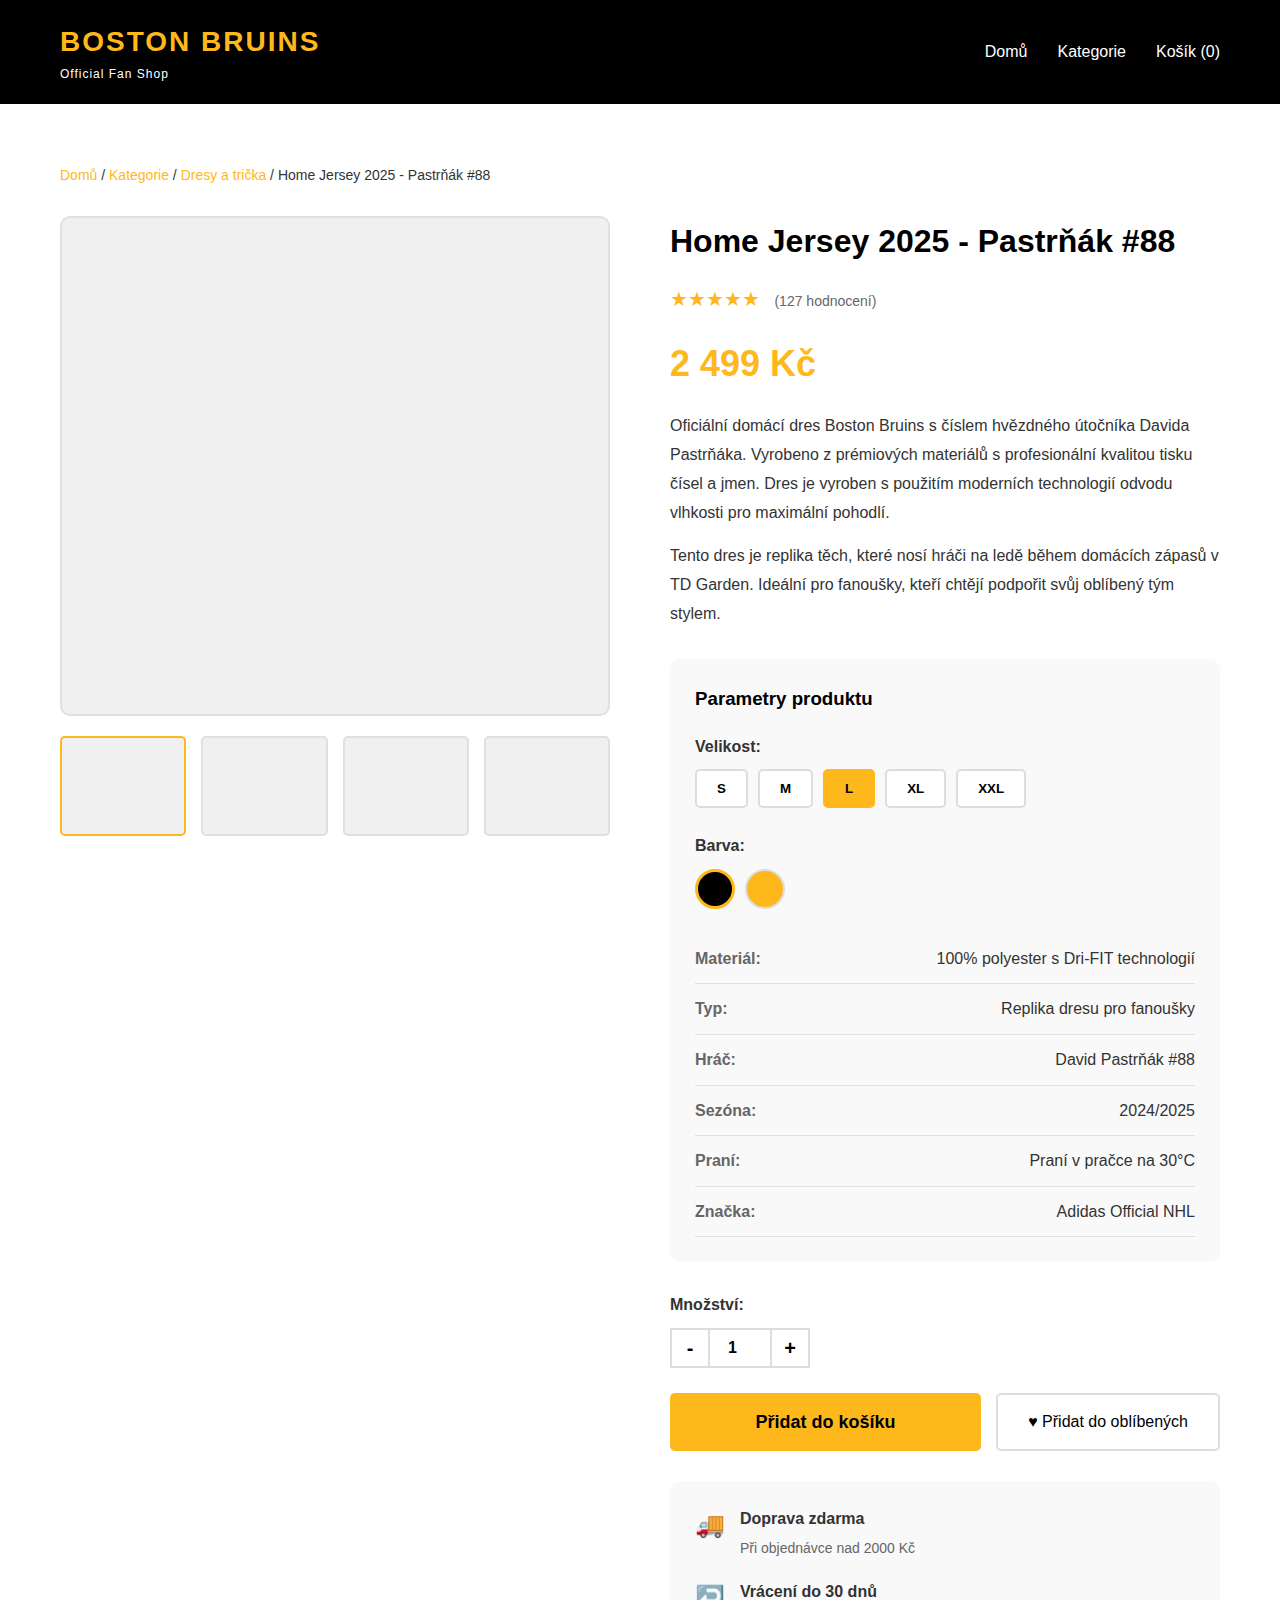
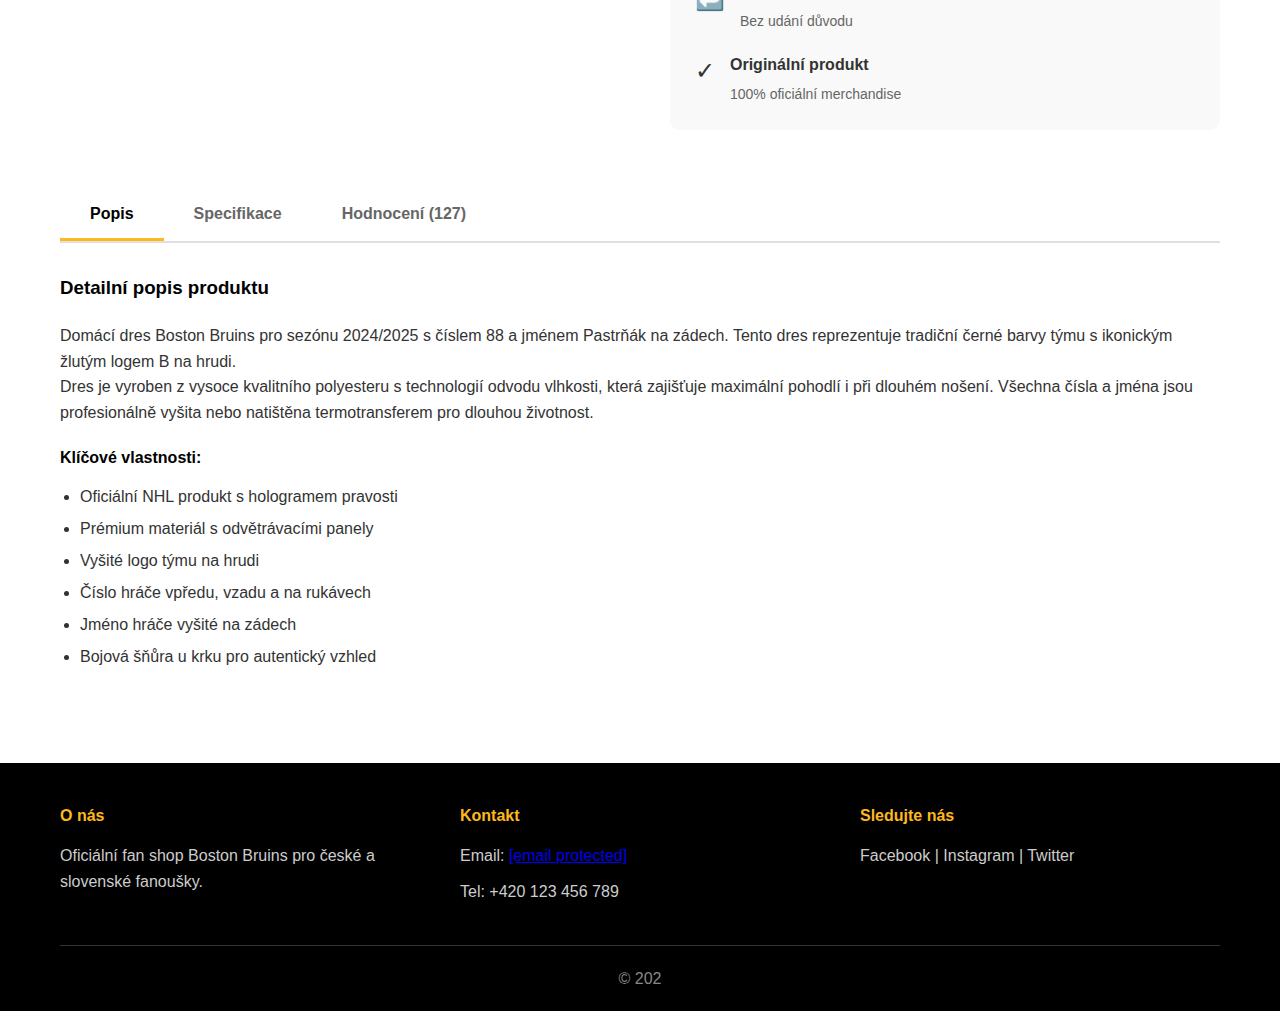
<file: detail.html>
<!DOCTYPE html>
<html lang="cs">
<head>
    <meta charset="UTF-8">
    <meta name="viewport" content="width=device-width, initial-scale=1.0">
    <title>Home Jersey 2025 - Pastrňák #88 - Boston Bruins Fan Shop</title>
    <link rel="stylesheet" href="styles4.css">
</head>
<body>
    <header>
        <div class="container">
            <div class="logo">
                <h1>BOSTON BRUINS</h1>
                <p>Official Fan Shop</p>
            </div>
            <nav>
                <ul>
                    <li><a href="index.html">Domů</a></li>
                    <li><a href="kategorie.html">Kategorie</a></li>
                    <li><a href="kosik-krok1.html">Košík (0)</a></li>
                </ul>
            </nav>
        </div>
    </header>

    <section class="product-detail">
        <div class="container">
            <div class="breadcrumb">
                <a href="index.html">Domů</a> / <a href="kategorie.html">Kategorie</a> / <a href="produkty.html">Dresy a trička</a> / Home Jersey 2025 - Pastrňák #88
            </div>

            <div class="product-detail-container">
                <div class="product-gallery">
                    <div class="main-image">
                        <div class="main-image-placeholder">
                            
                        </div>
                    </div>
                    <div class="thumbnail-gallery">
                        <div class="thumbnail active">
                            
                        </div>
                        <div class="thumbnail">
                            
                        </div>
                        <div class="thumbnail">
                           
                        </div>
                        <div class="thumbnail">
                           
                        </div>
                    </div>
                </div>

                <div class="product-detail-info">
                    <h1>Home Jersey 2025 - Pastrňák #88</h1>
                    <div class="product-rating">
                        <span class="stars">★★★★★</span>
                        <span class="reviews">(127 hodnocení)</span>
                    </div>
                    
                    <p class="price-detail">2 499 Kč</p>
                    
                    <div class="product-description-detail">
                        <p>Oficiální domácí dres Boston Bruins s číslem hvězdného útočníka Davida Pastrňáka. Vyrobeno z prémiových materiálů s profesionální kvalitou tisku čísel a jmen. Dres je vyroben s použitím moderních technologií odvodu vlhkosti pro maximální pohodlí.</p>
                        <p>Tento dres je replika těch, které nosí hráči na ledě během domácích zápasů v TD Garden. Ideální pro fanoušky, kteří chtějí podpořit svůj oblíbený tým stylem.</p>
                    </div>

                    <div class="product-parameters">
                        <h3>Parametry produktu</h3>
                        
                        <div class="parameter-group">
                            <label>Velikost:</label>
                            <div class="size-selector">
                                <button class="size-option">S</button>
                                <button class="size-option">M</button>
                                <button class="size-option active">L</button>
                                <button class="size-option">XL</button>
                                <button class="size-option">XXL</button>
                            </div>
                        </div>

                        <div class="parameter-group">
                            <label>Barva:</label>
                            <div class="color-selector">
                                <button class="color-option active" style="background-color: #000000;" title="Černá"></button>
                                <button class="color-option" style="background-color: #FFB81C;" title="Zlatá"></button>
                            </div>
                        </div>

                        <div class="parameter-list">
                            <div class="parameter-row">
                                <span class="param-label">Materiál:</span>
                                <span class="param-value">100% polyester s Dri-FIT technologií</span>
                            </div>
                            <div class="parameter-row">
                                <span class="param-label">Typ:</span>
                                <span class="param-value">Replika dresu pro fanoušky</span>
                            </div>
                            <div class="parameter-row">
                                <span class="param-label">Hráč:</span>
                                <span class="param-value">David Pastrňák #88</span>
                            </div>
                            <div class="parameter-row">
                                <span class="param-label">Sezóna:</span>
                                <span class="param-value">2024/2025</span>
                            </div>
                            <div class="parameter-row">
                                <span class="param-label">Praní:</span>
                                <span class="param-value">Praní v pračce na 30°C</span>
                            </div>
                            <div class="parameter-row">
                                <span class="param-label">Značka:</span>
                                <span class="param-value">Adidas Official NHL</span>
                            </div>
                        </div>
                    </div>

                    <div class="quantity-selector">
                        <label>Množství:</label>
                        <div class="quantity-controls">
                            <button class="qty-btn">-</button>
                            <input type="number" value="1" min="1" max="10">
                            <button class="qty-btn">+</button>
                        </div>
                    </div>

                    <div class="product-actions">
                        <button class="btn-add-to-cart">Přidat do košíku</button>
                        <button class="btn-wishlist">♥ Přidat do oblíbených</button>
                    </div>

                    <div class="delivery-info">
                        <div class="info-item">
                            <span class="icon">🚚</span>
                            <div>
                                <strong>Doprava zdarma</strong>
                                <p>Při objednávce nad 2000 Kč</p>
                            </div>
                        </div>
                        <div class="info-item">
                            <span class="icon">↩️</span>
                            <div>
                                <strong>Vrácení do 30 dnů</strong>
                                <p>Bez udání důvodu</p>
                            </div>
                        </div>
                        <div class="info-item">
                            <span class="icon">✓</span>
                            <div>
                                <strong>Originální produkt</strong>
                                <p>100% oficiální merchandise</p>
                            </div>
                        </div>
                    </div>
                </div>
            </div>

            <div class="product-tabs">
                <div class="tabs-header">
                    <button class="tab-btn active">Popis</button>
                    <button class="tab-btn">Specifikace</button>
                    <button class="tab-btn">Hodnocení (127)</button>
                </div>
                <div class="tabs-content">
                    <div class="tab-panel active">
                        <h3>Detailní popis produktu</h3>
                        <p>Domácí dres Boston Bruins pro sezónu 2024/2025 s číslem 88 a jménem Pastrňák na zádech. Tento dres reprezentuje tradiční černé barvy týmu s ikonickým žlutým logem B na hrudi.</p>
                        <p>Dres je vyroben z vysoce kvalitního polyesteru s technologií odvodu vlhkosti, která zajišťuje maximální pohodlí i při dlouhém nošení. Všechna čísla a jména jsou profesionálně vyšita nebo natištěna termotransferem pro dlouhou životnost.</p>
                        <h4>Klíčové vlastnosti:</h4>
                        <ul>
                            <li>Oficiální NHL produkt s hologramem pravosti</li>
                            <li>Prémium materiál s odvětrávacími panely</li>
                            <li>Vyšité logo týmu na hrudi</li>
                            <li>Číslo hráče vpředu, vzadu a na rukávech</li>
                            <li>Jméno hráče vyšité na zádech</li>
                            <li>Bojová šňůra u krku pro autentický vzhled</li>
                        </ul>
                    </div>
                    <div class="tab-panel">
                        <h3>Technické specifikace</h3>
                        <table class="specifications-table">
                            <tr>
                                <td><strong>Materiál:</strong></td>
                                <td>100% polyester s Dri-FIT technologií</td>
                            </tr>
                            <tr>
                                <td><strong>Typ dresu:</strong></td>
                                <td>Replika pro fanoušky (Fanatics)</td>
                            </tr>
                            <tr>
                                <td><strong>Hráč:</strong></td>
                                <td>David Pastrňák #88</td>
                            </tr>
                            <tr>
                                <td><strong>Sezóna:</strong></td>
                                <td>2024/2025</td>
                            </tr>
                            <tr>
                                <td><strong>Barva:</strong></td>
                                <td>Černá (Home)</td>
                            </tr>
                            <tr>
                                <td><strong>Dostupné velikosti:</strong></td>
                                <td>S, M, L, XL, XXL</td>
                            </tr>
                            <tr>
                                <td><strong>Praní:</strong></td>
                                <td>Praní v pračce na 30°C, nežehlit tisk</td>
                            </tr>
                            <tr>
                                <td><strong>Výrobce:</strong></td>
                                <td>Adidas Official NHL</td>
                            </tr>
                            <tr>
                                <td><strong>Země původu:</strong></td>
                                <td>Kanada / USA</td>
                            </tr>
                            <tr>
                                <td><strong>Oficiální licence:</strong></td>
                                <td>NHL, NHLPA</td>
                            </tr>
                        </table>
                    </div>
                    <div class="tab-panel">
                        <h3>Hodnocení zákazníků (127 hodnocení)</h3>
                        <div class="reviews-summary">
                            <div class="review-stars-big">★★★★★</div>
                            <p class="review-average">4.8 z 5</p>
                        </div>
                        
                        <div class="review-item-box">
                            <div class="review-header-box">
                                <strong>Petr N.</strong>
                                <span class="review-date">15.1.2025</span>
                            </div>
                            <div class="review-stars-small">★★★★★</div>
                            <p class="review-text">Perfektní dres! Kvalita materiálu je vynikající, velikost sedí přesně. Jsem nadšený fanoušek Pastrňáka a tento dres je skvělý. Doručení bylo rychlé.</p>
                        </div>
                        
                        <div class="review-item-box">
                            <div class="review-header-box">
                                <strong>Jan K.</strong>
                                <span class="review-date">10.1.2025</span>
                            </div>
                            <div class="review-stars-small">★★★★★</div>
                            <p class="review-text">Nejlepší hokejový dres, který jsem kdy měl. Oficiální produkt, krásně zpracovaný. Rozhodně doporučuji!</p>
                        </div>
                        
                        <div class="review-item-box">
                            <div class="review-header-box">
                                <strong>Martin Š.</strong>
                                <span class="review-date">5.1.2025</span>
                            </div>
                            <div class="review-stars-small">★★★★☆</div>
                            <p class="review-text">Velmi pěkný dres, kvalita super. Jediné mínus je, že velikost L je o něco větší, než jsem čekal. Jinak naprostá spokojenost.</p>
                        </div>
                        
                        <div class="review-item-box">
                            <div class="review-header-box">
                                <strong>Tomáš V.</strong>
                                <span class="review-date">28.12.2024</span>
                            </div>
                            <div class="review-stars-small">★★★★★</div>
                            <p class="review-text">Koupil jsem jako dárek pro syna a je nadšený! Pasta je jeho idol a teď má jeho dres. Materiál je příjemný, barvy krásné.</p>
                        </div>
                        
                        <div class="review-item-box">
                            <div class="review-header-box">
                                <strong>Lukáš H.</strong>
                                <span class="review-date">20.12.2024</span>
                            </div>
                            <div class="review-stars-small">★★★★★</div>
                            <p class="review-text">Originální NHL dres, vše jak má být. Vyšívání čísla a jména je perfektní. Za mě jednoznačně 5 hvězd!</p>
                        </div>
                    </div>
                </div>
            </div>
        </div>
    </section>

    <footer>
        <div class="container">
            <div class="footer-content">
                <div class="footer-section">
                    <h4>O nás</h4>
                    <p>Oficiální fan shop Boston Bruins pro české a slovenské fanoušky.</p>
                </div>
                <div class="footer-section">
                    <h4>Kontakt</h4>
                    <p>Email: <a href="/cdn-cgi/l/email-protection" class="__cf_email__" data-cfemail="1871767e77587a6a6d71766b6b707768367b62">[email&#160;protected]</a></p>
                    <p>Tel: +420 123 456 789</p>
                </div>
                <div class="footer-section">
                    <h4>Sledujte nás</h4>
                    <p>Facebook | Instagram | Twitter</p>
                </div>
            </div>
            <div class="footer-bottom">
                <p>&copy; 202
</file>
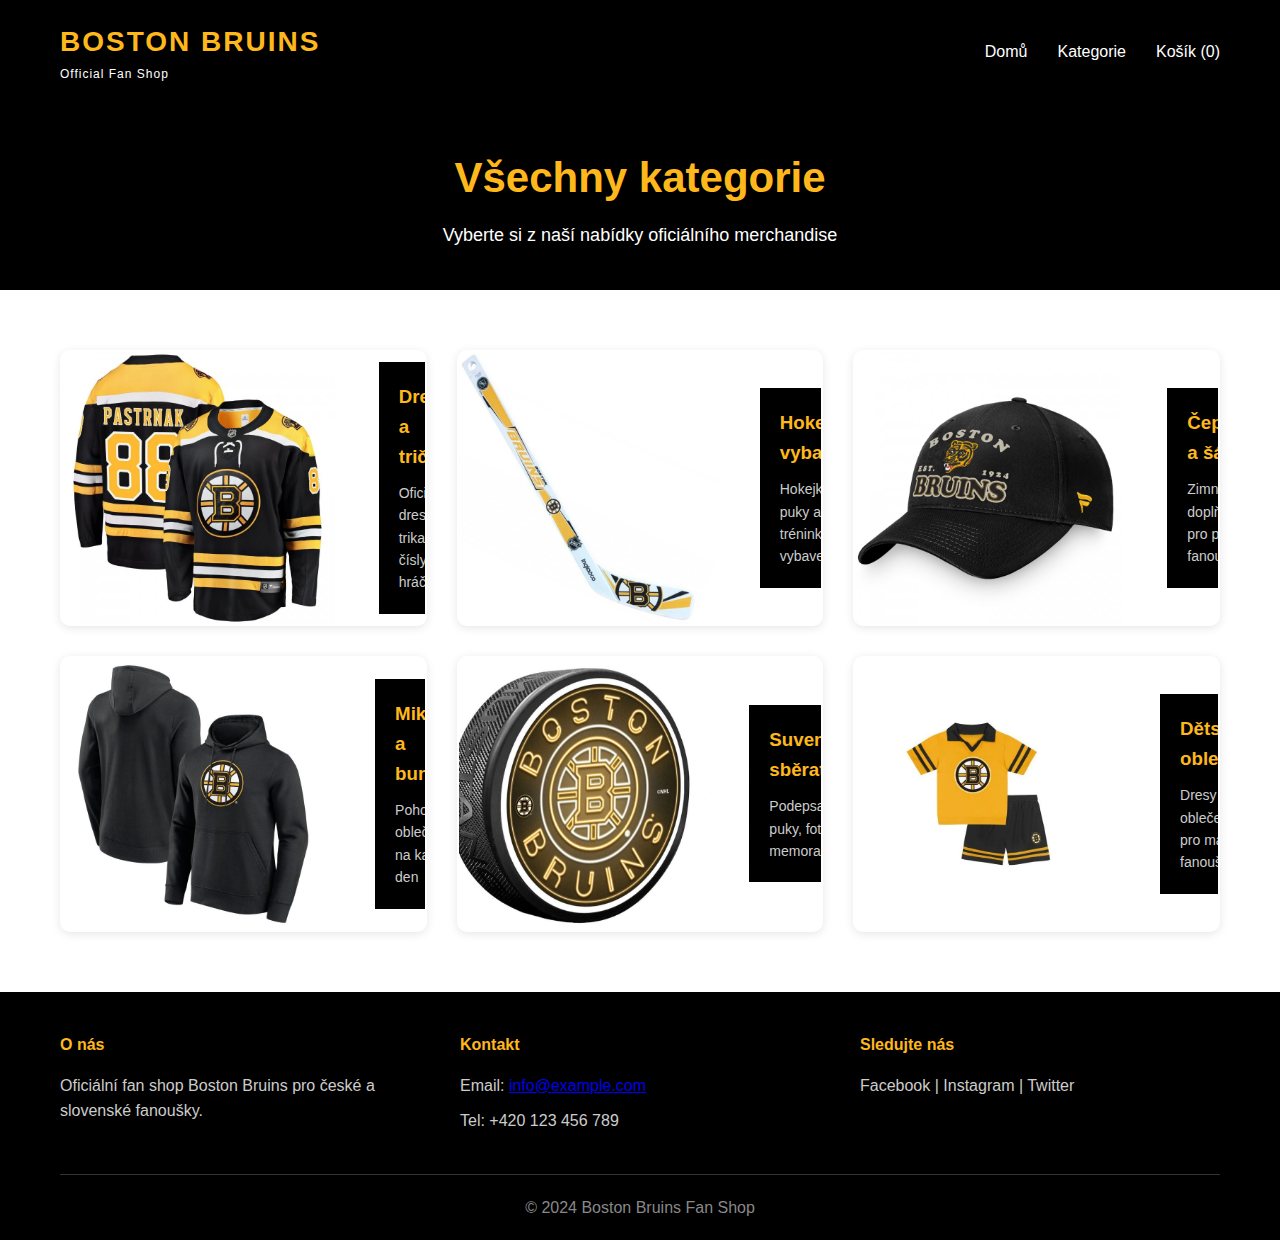
<file: kategorie.html>
<!DOCTYPE html>
<html lang="cs">
<head>
    <meta charset="UTF-8">
    <meta name="viewport" content="width=device-width, initial-scale=1.0">
    <title>Kategorie - Boston Bruins Fan Shop</title>
    <link rel="stylesheet" href="styles4.css">
</head>
<body>
    <header>
        <div class="container">
            <div class="logo">
                <h1>BOSTON BRUINS</h1>
                <p>Official Fan Shop</p>
            </div>
            <nav>
                <ul>
                    <li><a href="index.html">Domů</a></li>
                    <li><a href="kategorie.html">Kategorie</a></li>
                    <li><a href="kosik-krok1.html">Košík (0)</a></li>
                </ul>
            </nav>
        </div>
    </header>

    <section class="page-header">
        <div class="container">
            <h1>Všechny kategorie</h1>
            <p>Vyberte si z naší nabídky oficiálního merchandise</p>
        </div>
    </section>

    <section class="categories-main">
        <div class="container">
            <div class="categories-grid-full">
                <a href="produkty.html" class="category-tile">
                    <div class="category-tile-image"></div>
                    <img src="assets/76877_pansky-dres-boston-bruins-nhl--88-david-pastrnak-breakaway-home-jersey.png" alt="Boston Bruins official hockey jersey number 88 for David Pastrnak in black with gold and white stripes, featuring the team logo on the chest, displayed against a white background">
                    <div class="category-tile-content">
                        <h3>Dresy a trička</h3>
                        <p>Oficiální dresy a trika s čísly hráčů</p>
                    </div>
                </a>

                <a href="produkty.html" class="category-tile">
                    <div class="category-tile-image"></div>
                    <img src="assets/16142_mini-stick-boston.png" alt="Hokejové vybavení">
                    <div class="category-tile-content">
                        <h3>Hokejové vybavení</h3>
                        <p>Hokejky, puky a tréninkové vybavení</p>
                    </div>
                </a>

                <a href="produkty.html" class="category-tile">
                    <div class="category-tile-image"></div>
                    <img src="assets/109959_panska-ksiltovka-boston-bruins-nhl-heritage-unstructured-adjustable.png" alt="Čepice Boston Bruins">
                    <div class="category-tile-content">
                        <h3>Čepice a šály</h3>
                        <p>Zimní doplňky pro pravé fanoušky</p>
                    </div>
                </a>

                <a href="produkty.html" class="category-tile">
                    <div class="category-tile-image"></div>
                    <img src="assets/117861_panska-mikina-boston-bruins-nhl-primary-logo-graphic-hoodie-value.png" alt="Black Boston Bruins hoodie with team logo featuring gold and white circular emblem on front, displayed against white background">
                    <div class="category-tile-content">
                        <h3>Mikiny a bundy</h3>
                        <p>Pohodlné oblečení na každý den</p>
                    </div>
                </a>

                <a href="produkty.html" class="category-tile">
                    <div class="category-tile-image"></div>
                    <img src="assets/129548_puk-boston-bruins-neon.png" alt="Boston Bruins hockey puck with neon-glowing circular logo design featuring gold and white team emblem with B insignia on dark background">
                    <div class="category-tile-content">
                        <h3>Suvenýry a sběratelství</h3>
                        <p>Podepsané puky, fotky a memorabilie</p>
                    </div>
                </a>

                <a href="produkty.html" class="category-tile">
                    <div class="category-tile-image"></div>
                    <img src="assets/121577_detsky-set-tricko-kratasy-boston-bruins-nhl-charming-dude-2pc-short-tee.png" alt="Boston Bruins children's two-piece outfit featuring a yellow short-sleeve jersey with black collar and sleeve stripes, paired with black shorts that have gold stripe accents. The jersey displays the team's circular logo with white and gold B emblem on the chest. The set is shown laid flat against a white background as a product display for young fans.">
                    <div class="category-tile-content">
                        <h3>Dětské oblečení</h3>
                        <p>Dresy a oblečení pro malé fanoušky</p>
                    </div>
                </a>
            </div>
        </div>
    </section>

    <footer>
        <div class="container">
            <div class="footer-content">
                <div class="footer-section">
                    <h4>O nás</h4>
                    <p>Oficiální fan shop Boston Bruins pro české a slovenské fanoušky.</p>
                </div>
                <div class="footer-section">
                    <h4>Kontakt</h4>
                    <p>Email: <a href="mailto:info@example.com">info@example.com</a></p>
                    <p>Tel: +420 123 456 789</p>
                </div>
                <div class="footer-section">
                    <h4>Sledujte nás</h4>
                    <p>Facebook | Instagram | Twitter</p>
                </div>
            </div>
            <div class="footer-bottom">
                <p>&copy; 2024 Boston Bruins Fan Shop</p>
            </div>
        </div>
    </footer>
</body>
</html>
</file>
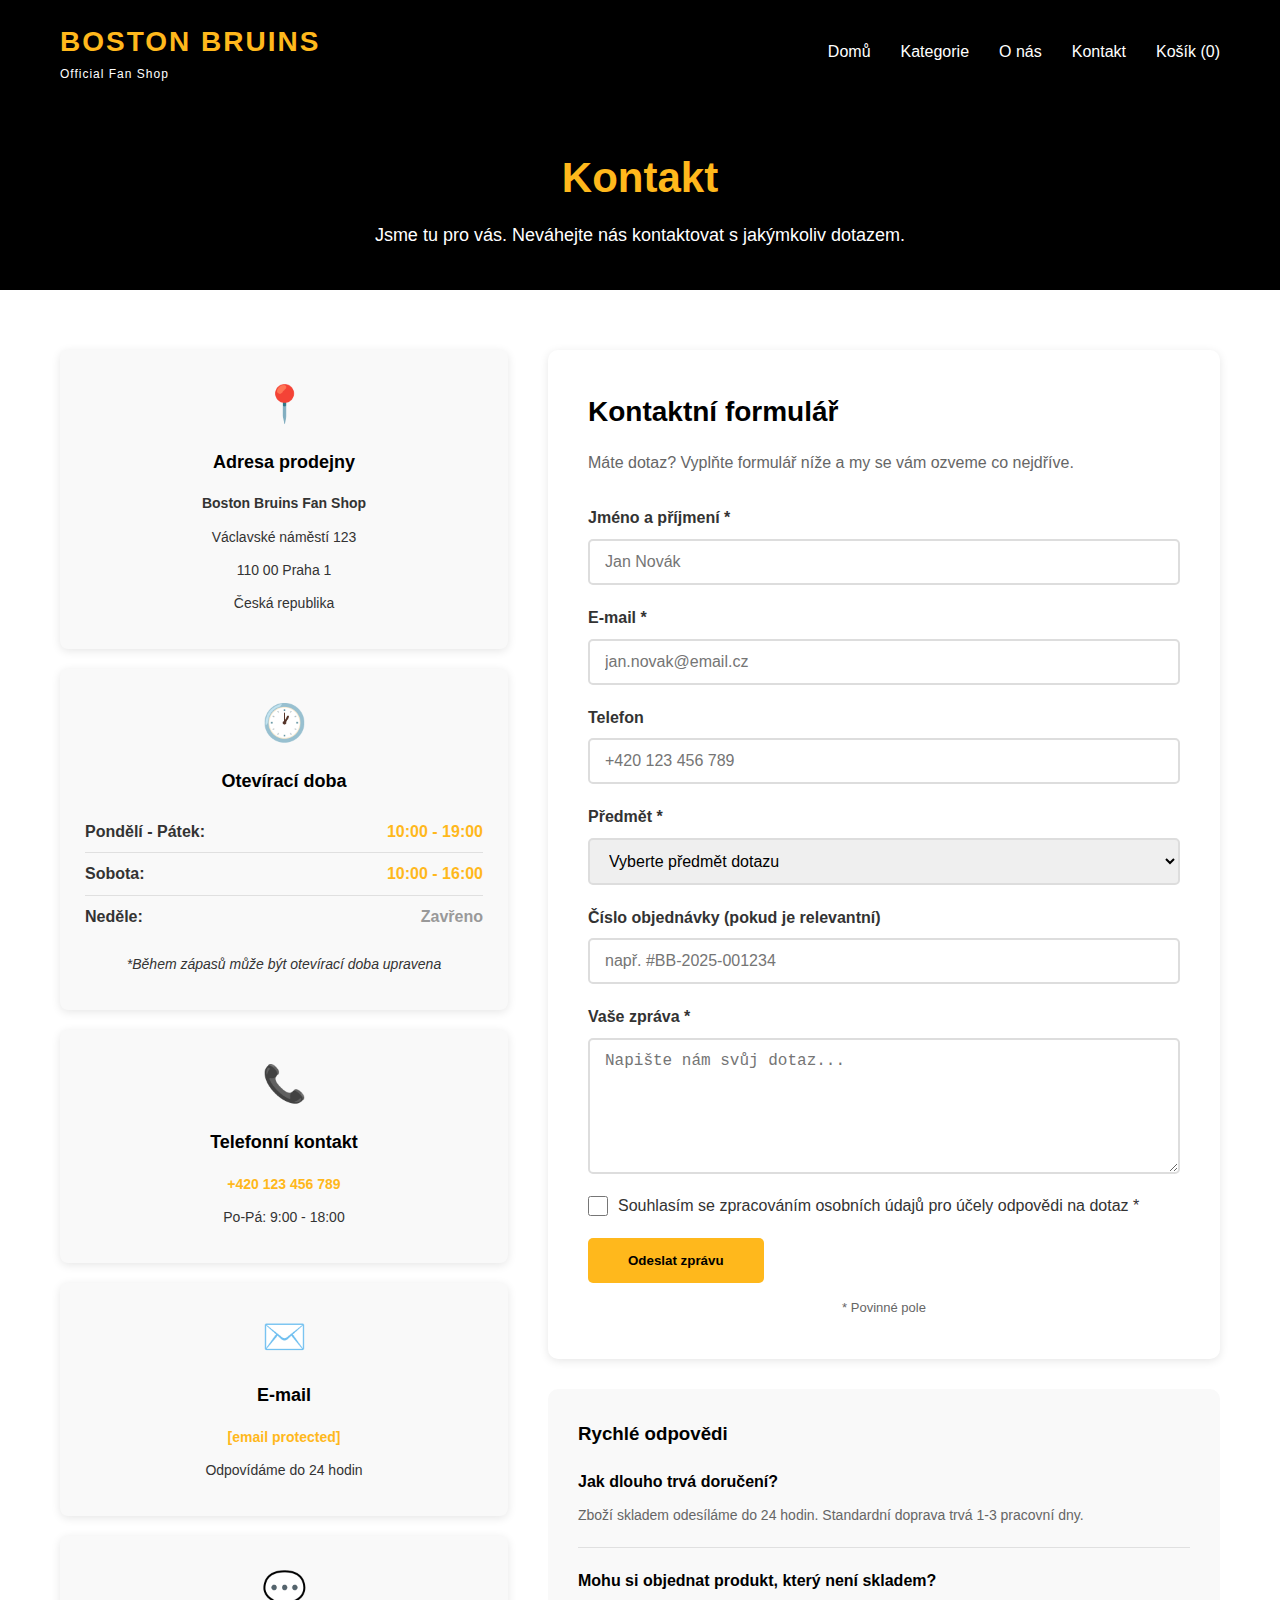
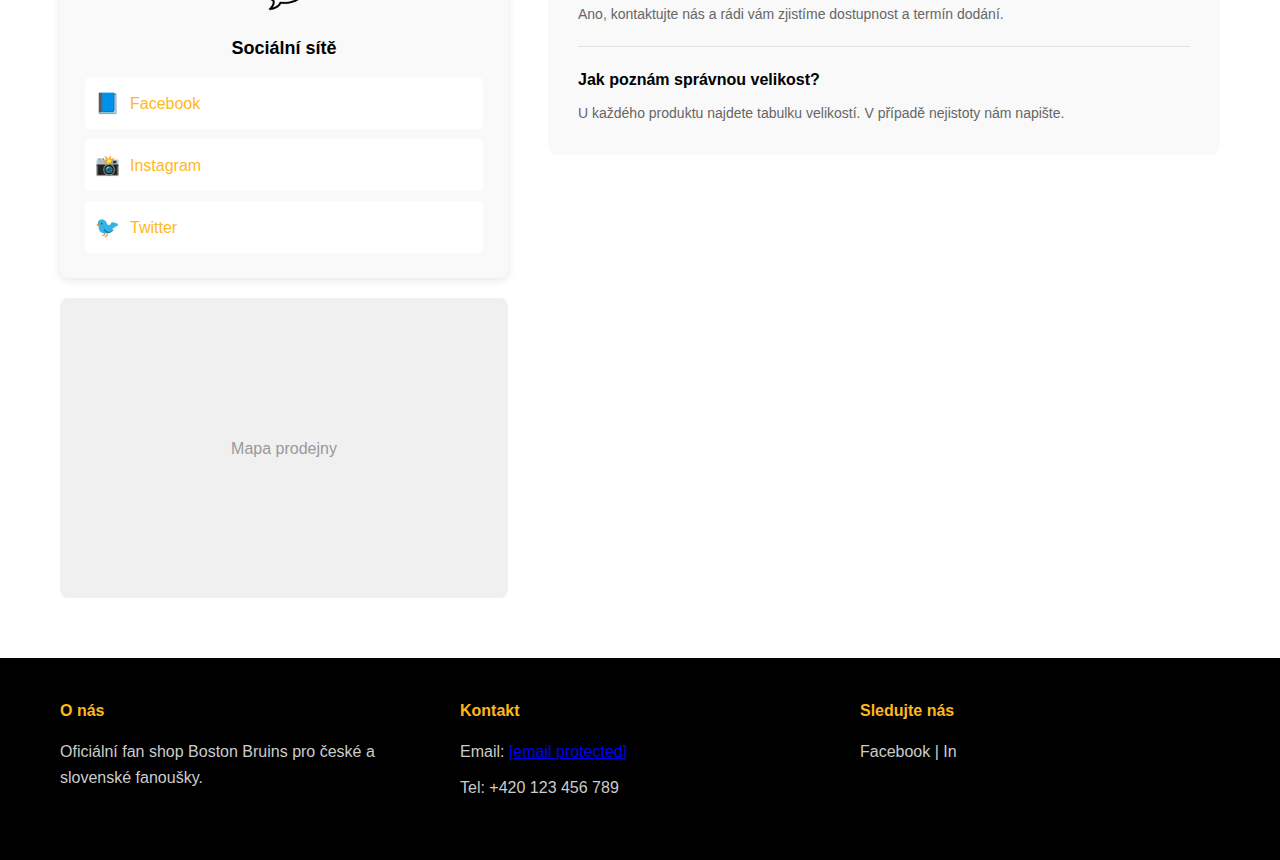
<file: kontakt.html>
<!DOCTYPE html>
<html lang="cs">
<head>
    <meta charset="UTF-8">
    <meta name="viewport" content="width=device-width, initial-scale=1.0">
    <title>Kontakt - Boston Bruins Fan Shop</title>
    <link rel="stylesheet" href="styles4.css">
</head>
<body>
    <header>
        <div class="container">
            <div class="logo">
                <h1>BOSTON BRUINS</h1>
                <p>Official Fan Shop</p>
            </div>
            <nav>
                <ul>
                    <li><a href="index.html">Domů</a></li>
                    <li><a href="kategorie.html">Kategorie</a></li>
                    <li><a href="o-nas.html">O nás</a></li>
                    <li><a href="kontakt.html">Kontakt</a></li>
                    <li><a href="kosik-krok1.html">Košík (0)</a></li>
                </ul>
            </nav>
        </div>
    </header>

    <section class="page-header">
        <div class="container">
            <h1>Kontakt</h1>
            <p>Jsme tu pro vás. Neváhejte nás kontaktovat s jakýmkoliv dotazem.</p>
        </div>
    </section>

    <section class="contact-page">
        <div class="container">
            <div class="contact-layout">
                
                <div class="contact-info-section">
                    <div class="contact-card">
                        <div class="contact-icon">📍</div>
                        <h3>Adresa prodejny</h3>
                        <p><strong>Boston Bruins Fan Shop</strong></p>
                        <p>Václavské náměstí 123</p>
                        <p>110 00 Praha 1</p>
                        <p>Česká republika</p>
                    </div>

                    <div class="contact-card">
                        <div class="contact-icon">🕐</div>
                        <h3>Otevírací doba</h3>
                        <div class="opening-hours">
                            <div class="hours-row">
                                <span class="day">Pondělí - Pátek:</span>
                                <span class="time">10:00 - 19:00</span>
                            </div>
                            <div class="hours-row">
                                <span class="day">Sobota:</span>
                                <span class="time">10:00 - 16:00</span>
                            </div>
                            <div class="hours-row">
                                <span class="day">Neděle:</span>
                                <span class="time closed">Zavřeno</span>
                            </div>
                        </div>
                        <p class="note">*Během zápasů může být otevírací doba upravena</p>
                    </div>

                    <div class="contact-card">
                        <div class="contact-icon">📞</div>
                        <h3>Telefonní kontakt</h3>
                        <p><a href="tel:+420123456789" class="contact-link">+420 123 456 789</a></p>
                        <p class="small-text">Po-Pá: 9:00 - 18:00</p>
                    </div>

                    <div class="contact-card">
                        <div class="contact-icon">✉️</div>
                        <h3>E-mail</h3>
                        <p><a href="/cdn-cgi/l/email-protection#a3cacdc5cce3c1d1d6cacdd0d0cbccd38dc0d9" class="contact-link"><span class="__cf_email__" data-cfemail="442d2a222b042636312d2a37372c2b346a273e">[email&#160;protected]</span></a></p>
                        <p class="small-text">Odpovídáme do 24 hodin</p>
                    </div>

                    <div class="contact-card">
                        <div class="contact-icon">💬</div>
                        <h3>Sociální sítě</h3>
                        <div class="social-links-contact">
                            <a href="#" class="social-link-item">
                                <span class="social-icon">📘</span> Facebook
                            </a>
                            <a href="#" class="social-link-item">
                                <span class="social-icon">📸</span> Instagram
                            </a>
                            <a href="#" class="social-link-item">
                                <span class="social-icon">🐦</span> Twitter
                            </a>
                        </div>
                    </div>

                    <div class="map-placeholder">
                        <div class="map-content">
                           
                            <p>Mapa prodejny</p>
                        </div>
                    </div>
                </div>

               
                <div class="contact-form-section">
                    <div class="form-container">
                        <h2>Kontaktní formulář</h2>
                        <p class="form-description">Máte dotaz? Vyplňte formulář níže a my se vám ozveme co nejdříve.</p>

                        <form class="contact-form" method="post" action="#">
                            <div class="form-group">
                                <label for="name">Jméno a příjmení *</label>
                                <input type="text" id="name" name="name" required placeholder="Jan Novák">
                            </div>

                            <div class="form-group">
                                <label for="email">E-mail *</label>
                                <input type="email" id="email" name="email" required placeholder="jan.novak@email.cz">
                            </div>

                            <div class="form-group">
                                <label for="phone">Telefon</label>
                                <input type="tel" id="phone" name="phone" placeholder="+420 123 456 789">
                            </div>

                            <div class="form-group">
                                <label for="subject">Předmět *</label>
                                <select id="subject" name="subject" required>
                                    <option value="">Vyberte předmět dotazu</option>
                                    <option value="objednavka">Dotaz k objednávce</option>
                                    <option value="produkt">Dotaz k produktu</option>
                                    <option value="reklamace">Reklamace</option>
                                    <option value="dostupnost">Dostupnost zboží</option>
                                    <option value="velikost">Poradenství s velikostí</option>
                                    <option value="platba">Platba a doprava</option>
                                    <option value="jine">Jiný dotaz</option>
                                </select>
                            </div>

                            <div class="form-group">
                                <label for="order-number">Číslo objednávky (pokud je relevantní)</label>
                                <input type="text" id="order-number" name="order-number" placeholder="např. #BB-2025-001234">
                            </div>

                            <div class="form-group">
                                <label for="message">Vaše zpráva *</label>
                                <textarea id="message" name="message" rows="6" required placeholder="Napište nám svůj dotaz..."></textarea>
                            </div>

                            <div class="form-checkbox">
                                <input type="checkbox" id="gdpr" name="gdpr" required>
                                <label for="gdpr">Souhlasím se zpracováním osobních údajů pro účely odpovědi na dotaz *</label>
                            </div>

                            <button type="submit" class="btn-primary">Odeslat zprávu</button>

                            <p class="form-note">* Povinné pole</p>
                        </form>
                    </div>

                    <div class="faq-quick">
                        <h3>Rychlé odpovědi</h3>
                        <div class="faq-item">
                            <h4>Jak dlouho trvá doručení?</h4>
                            <p>Zboží skladem odesíláme do 24 hodin. Standardní doprava trvá 1-3 pracovní dny.</p>
                        </div>
                        <div class="faq-item">
                            <h4>Mohu si objednat produkt, který není skladem?</h4>
                            <p>Ano, kontaktujte nás a rádi vám zjistíme dostupnost a termín dodání.</p>
                        </div>
                        <div class="faq-item">
                            <h4>Jak poznám správnou velikost?</h4>
                            <p>U každého produktu najdete tabulku velikostí. V případě nejistoty nám napište.</p>
                        </div>
                    </div>
                </div>
            </div>
        </div>
    </section>

    <footer>
        <div class="container">
            <div class="footer-content">
                <div class="footer-section">
                    <h4>O nás</h4>
                    <p>Oficiální fan shop Boston Bruins pro české a slovenské fanoušky.</p>
                </div>
                <div class="footer-section">
                    <h4>Kontakt</h4>
                    <p>Email: <a href="/cdn-cgi/l/email-protection" class="__cf_email__" data-cfemail="e58c8b838aa58797908c8b96968d8a95cb869f">[email&#160;protected]</a></p>
                    <p>Tel: +420 123 456 789</p>
                </div>
                <div class="footer-section">
                    <h4>Sledujte nás</h4>
                    <p>Facebook | In
</file>
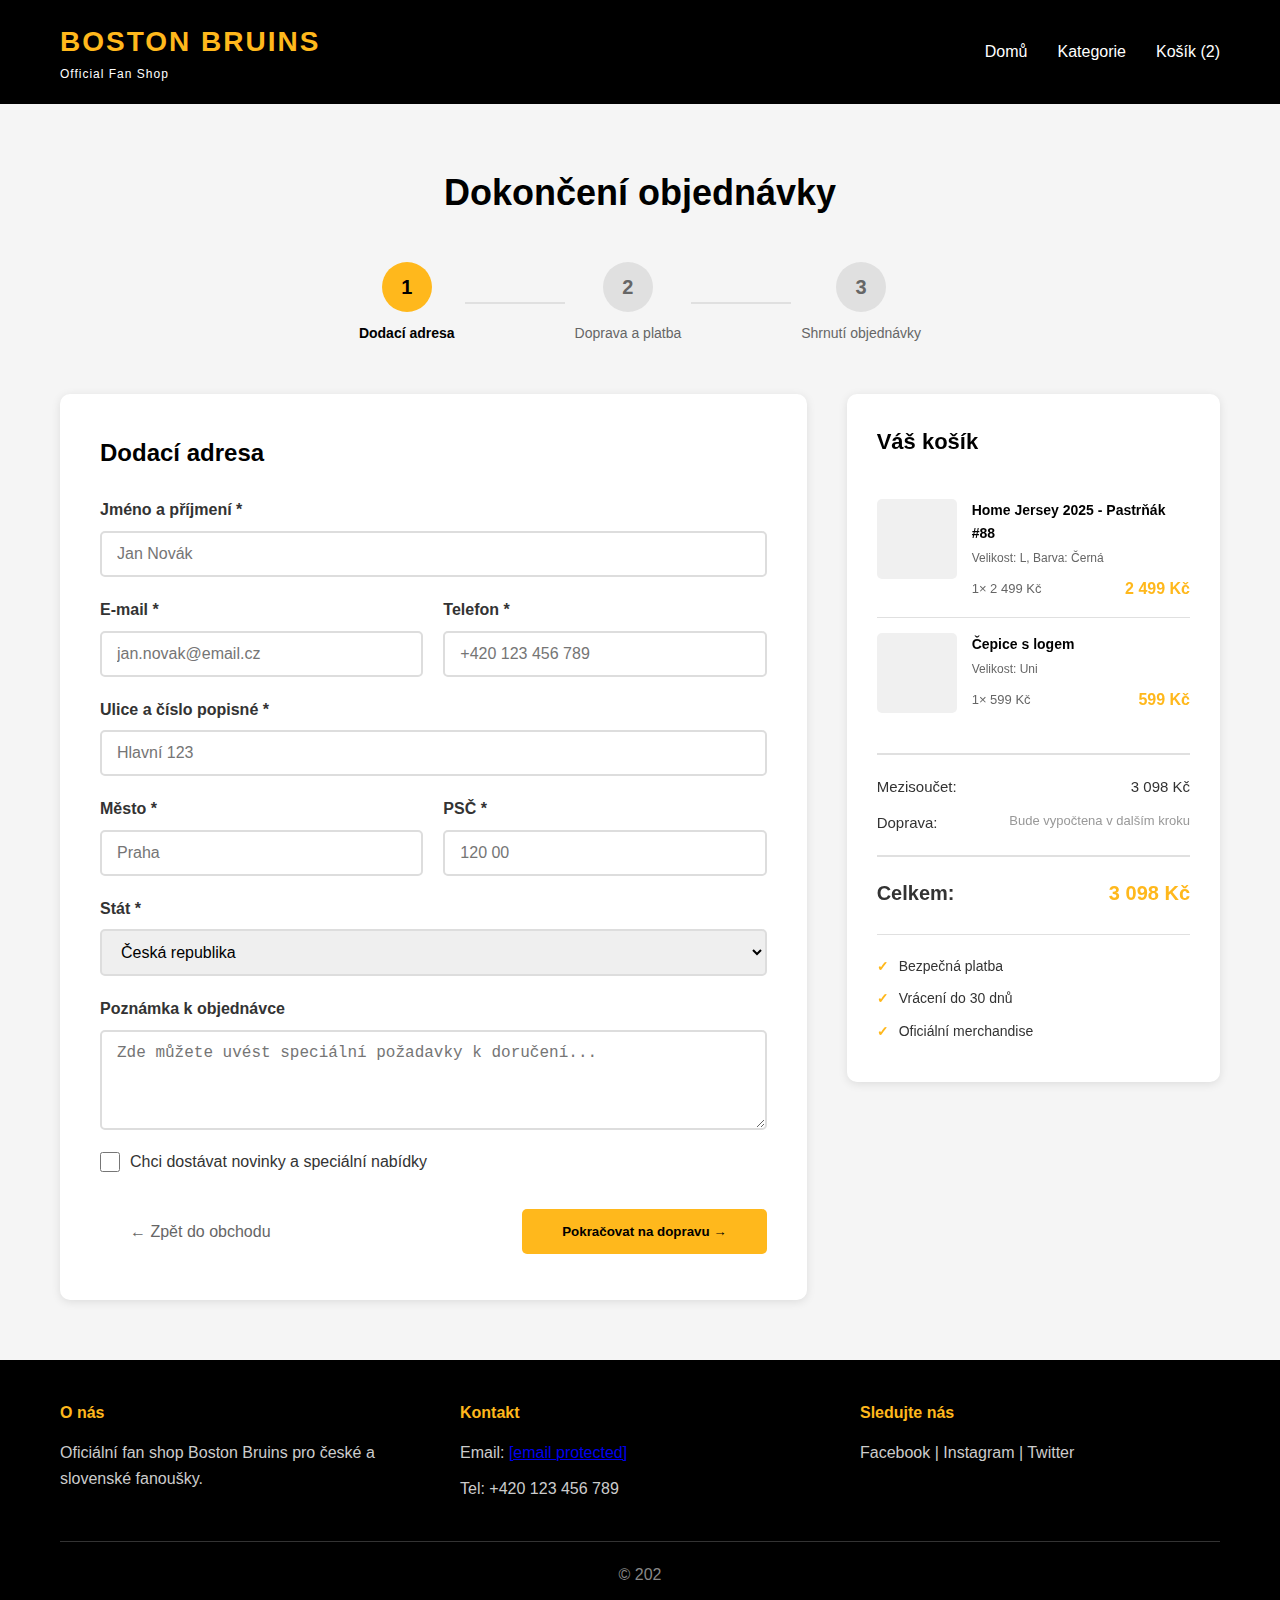
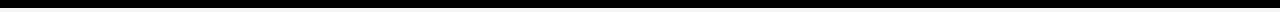
<file: kosik-krok1 (1).html>
<!DOCTYPE html>
<html lang="cs">
<head>
    <meta charset="UTF-8">
    <meta name="viewport" content="width=device-width, initial-scale=1.0">
    <title>Košík - Dodací adresa - Boston Bruins Fan Shop</title>
    <link rel="stylesheet" href="styles4.css">
</head>
<body>
    <header>
        <div class="container">
            <div class="logo">
                <h1>BOSTON BRUINS</h1>
                <p>Official Fan Shop</p>
            </div>
            <nav>
                <ul>
                    <li><a href="index.html">Domů</a></li>
                    <li><a href="kategorie.html">Kategorie</a></li>
                    <li><a href="kosik-krok1.html">Košík (2)</a></li>
                </ul>
            </nav>
        </div>
    </header>

    <section class="checkout-section">
        <div class="container">
            <h1 class="checkout-title">Dokončení objednávky</h1>
            
            
            <div class="checkout-steps">
                <div class="step active">
                    <div class="step-number">1</div>
                    <div class="step-label">Dodací adresa</div>
                </div>
                <div class="step-line"></div>
                <div class="step">
                    <div class="step-number">2</div>
                    <div class="step-label">Doprava a platba</div>
                </div>
                <div class="step-line"></div>
                <div class="step">
                    <div class="step-number">3</div>
                    <div class="step-label">Shrnutí objednávky</div>
                </div>
            </div>

            <div class="checkout-container">
                
                <div class="checkout-form">
                    <h2>Dodací adresa</h2>
                    <form action="kosik-krok2.html" method="get">
                        <div class="form-row">
                            <div class="form-group">
                                <label for="jmeno">Jméno a příjmení *</label>
                                <input type="text" id="jmeno" name="jmeno" required placeholder="Jan Novák">
                            </div>
                        </div>

                        <div class="form-row">
                            <div class="form-group">
                                <label for="email">E-mail *</label>
                                <input type="email" id="email" name="email" required placeholder="jan.novak@email.cz">
                            </div>
                            <div class="form-group">
                                <label for="telefon">Telefon *</label>
                                <input type="tel" id="telefon" name="telefon" required placeholder="+420 123 456 789">
                            </div>
                        </div>

                        <div class="form-row">
                            <div class="form-group">
                                <label for="ulice">Ulice a číslo popisné *</label>
                                <input type="text" id="ulice" name="ulice" required placeholder="Hlavní 123">
                            </div>
                        </div>

                        <div class="form-row">
                            <div class="form-group">
                                <label for="mesto">Město *</label>
                                <input type="text" id="mesto" name="mesto" required placeholder="Praha">
                            </div>
                            <div class="form-group">
                                <label for="psc">PSČ *</label>
                                <input type="text" id="psc" name="psc" required placeholder="120 00">
                            </div>
                        </div>

                        <div class="form-row">
                            <div class="form-group">
                                <label for="stat">Stát *</label>
                                <select id="stat" name="stat" required>
                                    <option value="">Vyberte stát</option>
                                    <option value="CZ" selected>Česká republika</option>
                                    <option value="SK">Slovensko</option>
                                    <option value="AT">Rakousko</option>
                                    <option value="DE">Německo</option>
                                    <option value="PL">Polsko</option>
                                </select>
                            </div>
                        </div>

                        <div class="form-row">
                            <div class="form-group">
                                <label for="poznamka">Poznámka k objednávce</label>
                                <textarea id="poznamka" name="poznamka" rows="4" placeholder="Zde můžete uvést speciální požadavky k doručení..."></textarea>
                            </div>
                        </div>

                        <div class="form-checkbox">
                            <input type="checkbox" id="newsletter" name="newsletter">
                            <label for="newsletter">Chci dostávat novinky a speciální nabídky</label>
                        </div>

                        <div class="form-actions">
                            <a href="produkty.html" class="btn-back">← Zpět do obchodu</a>
                            <button type="submit" class="btn-primary">Pokračovat na dopravu →</button>
                        </div>
                    </form>
                </div>

               
                <div class="order-summary">
                    <h2>Váš košík</h2>
                    <div class="cart-items">
                        <div class="cart-item">
                            <div class="cart-item-image">
                              
                            </div>
                            <div class="cart-item-details">
                                <h4>Home Jersey 2025 - Pastrňák #88</h4>
                                <p class="cart-item-specs">Velikost: L, Barva: Černá</p>
                                <div class="cart-item-price-row">
                                    <span class="cart-item-quantity">1× 2 499 Kč</span>
                                    <span class="cart-item-price">2 499 Kč</span>
                                </div>
                            </div>
                        </div>

                        <div class="cart-item">
                            <div class="cart-item-image">
                               
                            </div>
                            <div class="cart-item-details">
                                <h4>Čepice s logem</h4>
                                <p class="cart-item-specs">Velikost: Uni</p>
                                <div class="cart-item-price-row">
                                    <span class="cart-item-quantity">1× 599 Kč</span>
                                    <span class="cart-item-price">599 Kč</span>
                                </div>
                            </div>
                        </div>
                    </div>

                    <div class="cart-summary">
                        <div class="summary-row">
                            <span>Mezisoučet:</span>
                            <span>3 098 Kč</span>
                        </div>
                        <div class="summary-row">
                            <span>Doprava:</span>
                            <span class="text-muted">Bude vypočtena v dalším kroku</span>
                        </div>
                        <div class="summary-total">
                            <span>Celkem:</span>
                            <span>3 098 Kč</span>
                        </div>
                    </div>

                    <div class="cart-benefits">
                        <div class="benefit-item">
                            <span class="benefit-icon">✓</span>
                            <span>Bezpečná platba</span>
                        </div>
                        <div class="benefit-item">
                            <span class="benefit-icon">✓</span>
                            <span>Vrácení do 30 dnů</span>
                        </div>
                        <div class="benefit-item">
                            <span class="benefit-icon">✓</span>
                            <span>Oficiální merchandise</span>
                        </div>
                    </div>
                </div>
            </div>
        </div>
    </section>

    <footer>
        <div class="container">
            <div class="footer-content">
                <div class="footer-section">
                    <h4>O nás</h4>
                    <p>Oficiální fan shop Boston Bruins pro české a slovenské fanoušky.</p>
                </div>
                <div class="footer-section">
                    <h4>Kontakt</h4>
                    <p>Email: <a href="/cdn-cgi/l/email-protection" class="__cf_email__" data-cfemail="2c45424a436c4e5e5945425f5f44435c024f56">[email&#160;protected]</a></p>
                    <p>Tel: +420 123 456 789</p>
                </div>
                <div class="footer-section">
                    <h4>Sledujte nás</h4>
                    <p>Facebook | Instagram | Twitter</p>
                </div>
            </div>
            <div class="footer-bottom">
                <p>&copy; 202
</file>
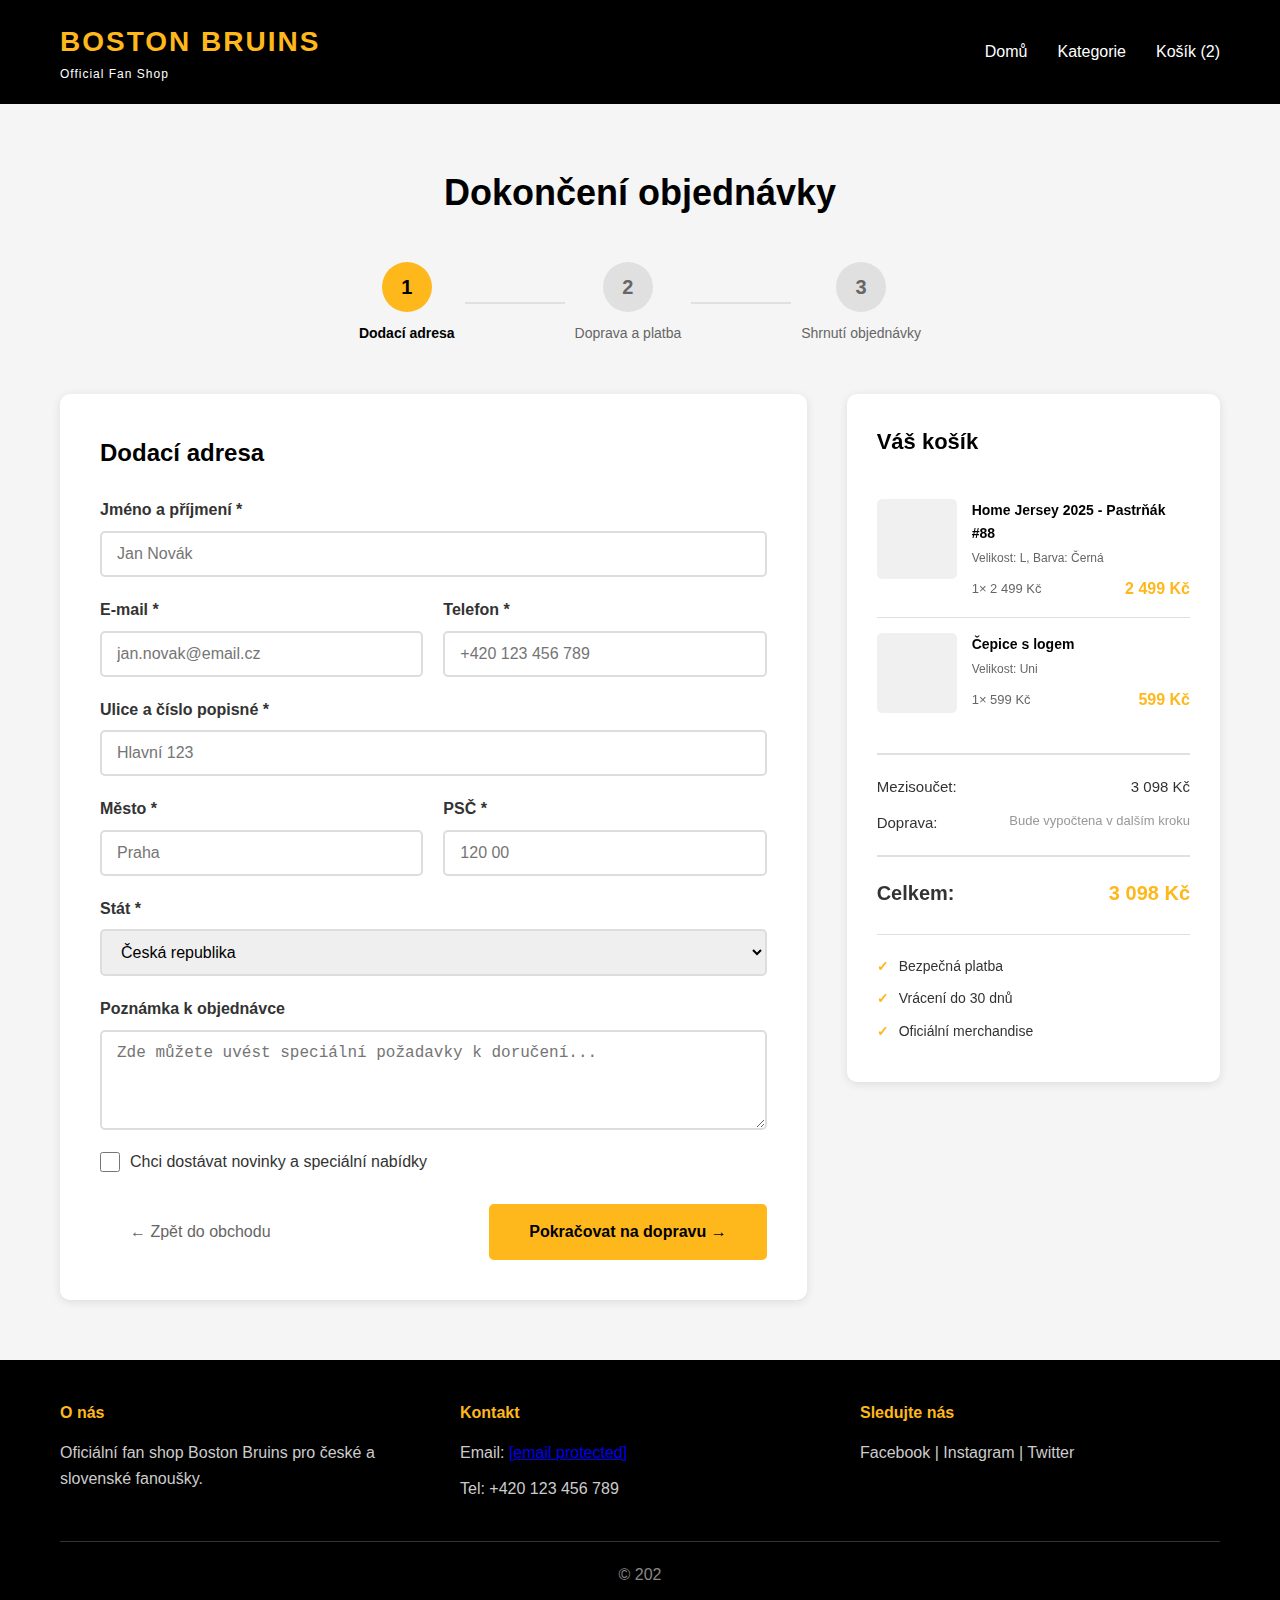
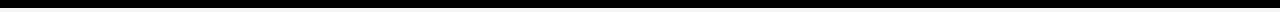
<file: kosik-krok1.html>
<!DOCTYPE html>
<html lang="cs">
<head>
    <meta charset="UTF-8">
    <meta name="viewport" content="width=device-width, initial-scale=1.0">
    <title>Košík - Dodací adresa - Boston Bruins Fan Shop</title>
    <link rel="stylesheet" href="styles4.css">
</head>
<body>
    <header>
        <div class="container">
            <div class="logo">
                <h1>BOSTON BRUINS</h1>
                <p>Official Fan Shop</p>
            </div>
            <nav>
                <ul>
                    <li><a href="index.html">Domů</a></li>
                    <li><a href="kategorie.html">Kategorie</a></li>
                    <li><a href="kosik-krok1.html">Košík (2)</a></li>
                </ul>
            </nav>
        </div>
    </header>

    <section class="checkout-section">
        <div class="container">
            <h1 class="checkout-title">Dokončení objednávky</h1>
            
           
            <div class="checkout-steps">
                <div class="step active">
                    <div class="step-number">1</div>
                    <div class="step-label">Dodací adresa</div>
                </div>
                <div class="step-line"></div>
                <div class="step">
                    <div class="step-number">2</div>
                    <div class="step-label">Doprava a platba</div>
                </div>
                <div class="step-line"></div>
                <div class="step">
                    <div class="step-number">3</div>
                    <div class="step-label">Shrnutí objednávky</div>
                </div>
            </div>

            <div class="checkout-container">
                
                <div class="checkout-form">
                    <h2>Dodací adresa</h2>
                    <div class="form-content">
                        <div class="form-row">
                            <div class="form-group">
                                <label for="jmeno">Jméno a příjmení *</label>
                                <input type="text" id="jmeno" name="jmeno" required placeholder="Jan Novák">
                            </div>
                        </div>

                        <div class="form-row">
                            <div class="form-group">
                                <label for="email">E-mail *</label>
                                <input type="email" id="email" name="email" required placeholder="jan.novak@email.cz">
                            </div>
                            <div class="form-group">
                                <label for="telefon">Telefon *</label>
                                <input type="tel" id="telefon" name="telefon" required placeholder="+420 123 456 789">
                            </div>
                        </div>

                        <div class="form-row">
                            <div class="form-group">
                                <label for="ulice">Ulice a číslo popisné *</label>
                                <input type="text" id="ulice" name="ulice" required placeholder="Hlavní 123">
                            </div>
                        </div>

                        <div class="form-row">
                            <div class="form-group">
                                <label for="mesto">Město *</label>
                                <input type="text" id="mesto" name="mesto" required placeholder="Praha">
                            </div>
                            <div class="form-group">
                                <label for="psc">PSČ *</label>
                                <input type="text" id="psc" name="psc" required placeholder="120 00">
                            </div>
                        </div>

                        <div class="form-row">
                            <div class="form-group">
                                <label for="stat">Stát *</label>
                                <select id="stat" name="stat" required>
                                    <option value="">Vyberte stát</option>
                                    <option value="CZ" selected>Česká republika</option>
                                    <option value="SK">Slovensko</option>
                                    <option value="AT">Rakousko</option>
                                    <option value="DE">Německo</option>
                                    <option value="PL">Polsko</option>
                                </select>
                            </div>
                        </div>

                        <div class="form-row">
                            <div class="form-group">
                                <label for="poznamka">Poznámka k objednávce</label>
                                <textarea id="poznamka" name="poznamka" rows="4" placeholder="Zde můžete uvést speciální požadavky k doručení..."></textarea>
                            </div>
                        </div>

                        <div class="form-checkbox">
                            <input type="checkbox" id="newsletter" name="newsletter">
                            <label for="newsletter">Chci dostávat novinky a speciální nabídky</label>
                        </div>

                        <div class="form-actions">
                            <a href="produkty.html" class="btn-back">← Zpět do obchodu</a>
                            <a href="kosik-krok2.html" class="btn-primary">Pokračovat na dopravu →</a>
                        </div>
                    </div>
                </div>

               
                <div class="order-summary">
                    <h2>Váš košík</h2>
                    <div class="cart-items">
                        <div class="cart-item">
                            <div class="cart-item-image">
                               
                            </div>
                            <div class="cart-item-details">
                                <h4>Home Jersey 2025 - Pastrňák #88</h4>
                                <p class="cart-item-specs">Velikost: L, Barva: Černá</p>
                                <div class="cart-item-price-row">
                                    <span class="cart-item-quantity">1× 2 499 Kč</span>
                                    <span class="cart-item-price">2 499 Kč</span>
                                </div>
                            </div>
                        </div>

                        <div class="cart-item">
                            <div class="cart-item-image">
                              
                            </div>
                            <div class="cart-item-details">
                                <h4>Čepice s logem</h4>
                                <p class="cart-item-specs">Velikost: Uni</p>
                                <div class="cart-item-price-row">
                                    <span class="cart-item-quantity">1× 599 Kč</span>
                                    <span class="cart-item-price">599 Kč</span>
                                </div>
                            </div>
                        </div>
                    </div>

                    <div class="cart-summary">
                        <div class="summary-row">
                            <span>Mezisoučet:</span>
                            <span>3 098 Kč</span>
                        </div>
                        <div class="summary-row">
                            <span>Doprava:</span>
                            <span class="text-muted">Bude vypočtena v dalším kroku</span>
                        </div>
                        <div class="summary-total">
                            <span>Celkem:</span>
                            <span>3 098 Kč</span>
                        </div>
                    </div>

                    <div class="cart-benefits">
                        <div class="benefit-item">
                            <span class="benefit-icon">✓</span>
                            <span>Bezpečná platba</span>
                        </div>
                        <div class="benefit-item">
                            <span class="benefit-icon">✓</span>
                            <span>Vrácení do 30 dnů</span>
                        </div>
                        <div class="benefit-item">
                            <span class="benefit-icon">✓</span>
                            <span>Oficiální merchandise</span>
                        </div>
                    </div>
                </div>
            </div>
        </div>
    </section>

    <footer>
        <div class="container">
            <div class="footer-content">
                <div class="footer-section">
                    <h4>O nás</h4>
                    <p>Oficiální fan shop Boston Bruins pro české a slovenské fanoušky.</p>
                </div>
                <div class="footer-section">
                    <h4>Kontakt</h4>
                    <p>Email: <a href="/cdn-cgi/l/email-protection" class="__cf_email__" data-cfemail="2c45424a436c4e5e5945425f5f44435c024f56">[email&#160;protected]</a></p>
                    <p>Tel: +420 123 456 789</p>
                </div>
                <div class="footer-section">
                    <h4>Sledujte nás</h4>
                    <p>Facebook | Instagram | Twitter</p>
                </div>
            </div>
            <div class="footer-bottom">
                <p>&copy; 202
</file>
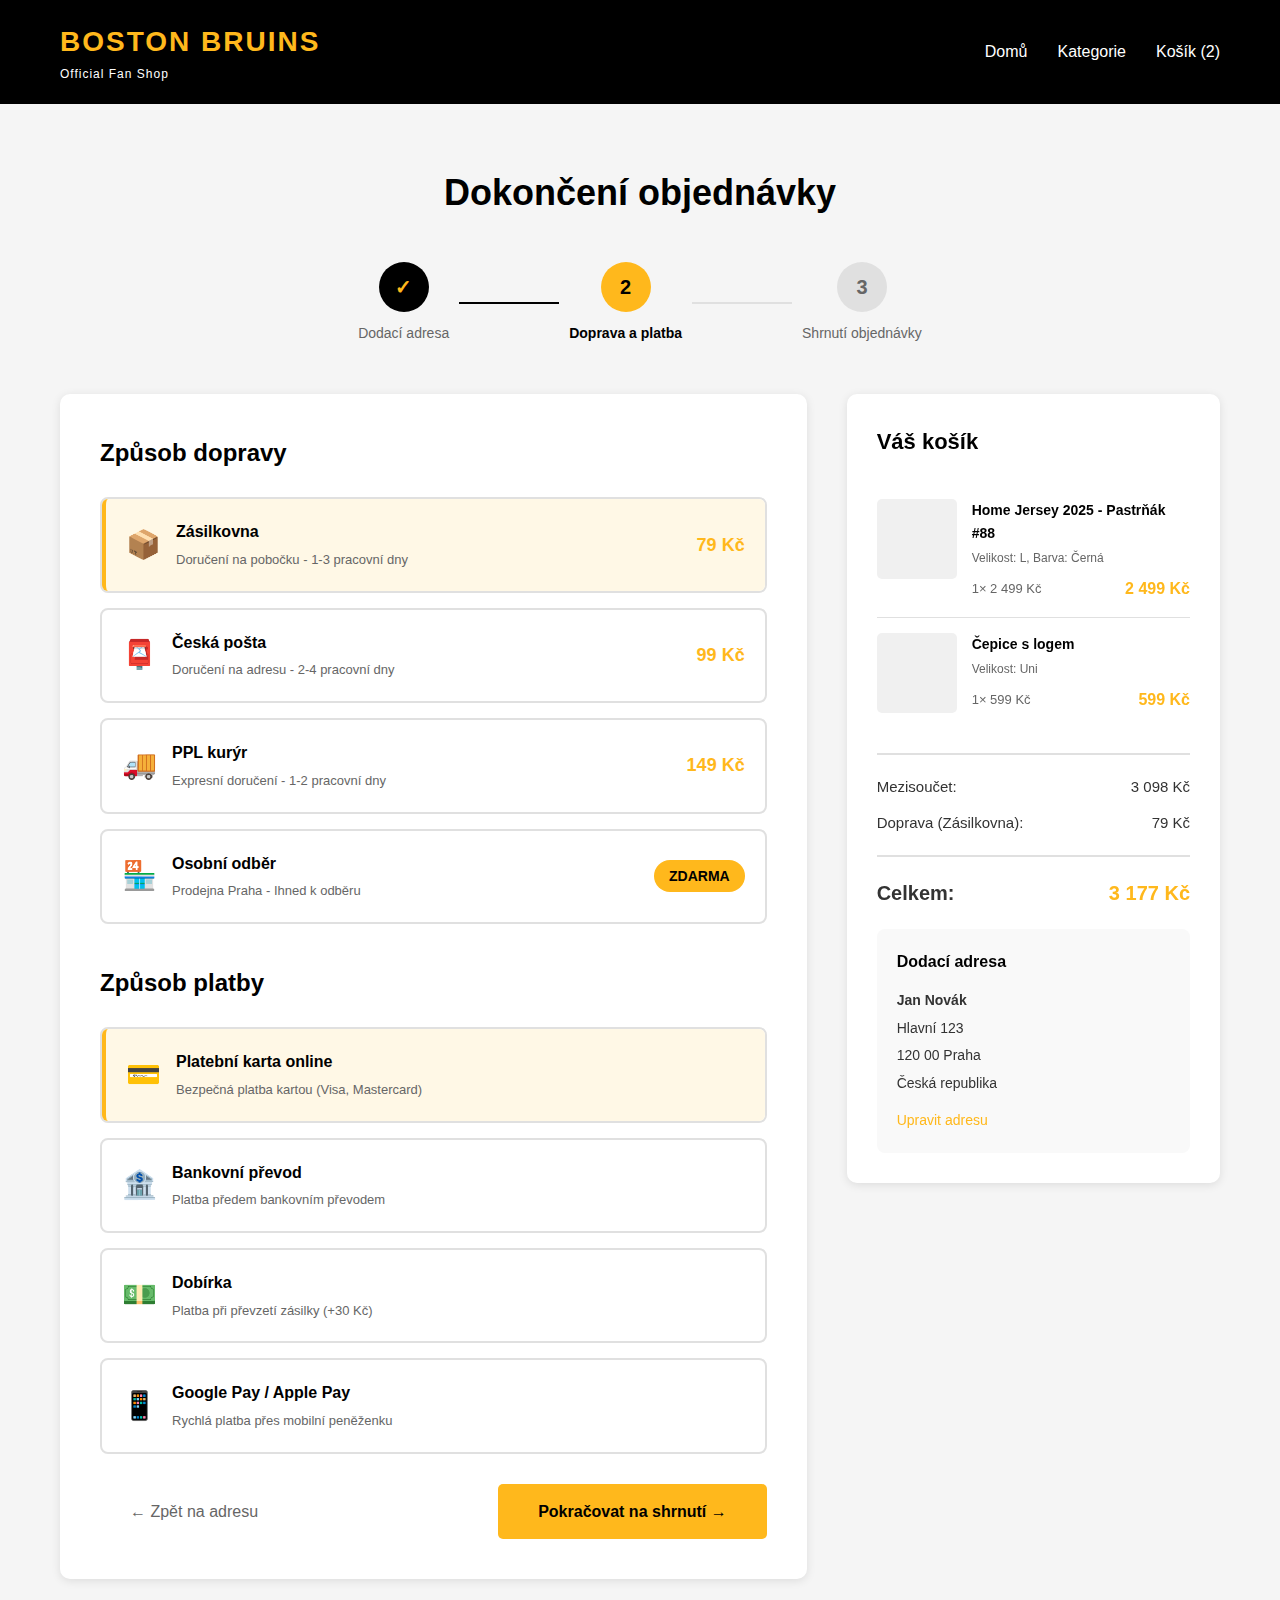
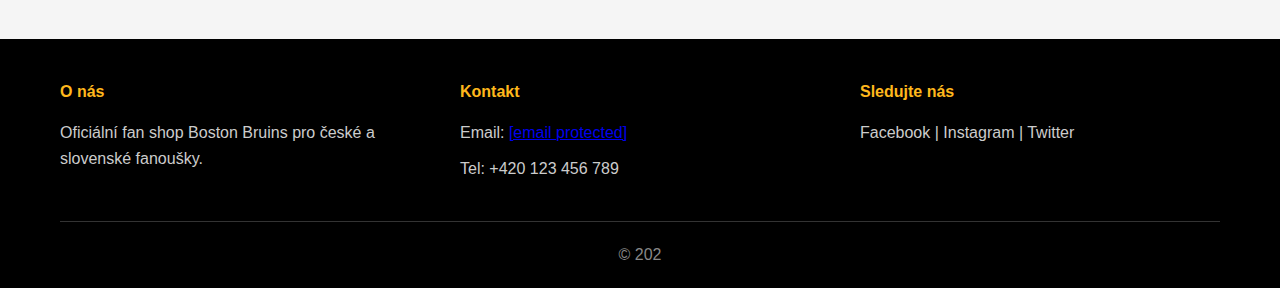
<file: kosik-krok2 (1).html>
<!DOCTYPE html>
<html lang="cs">
<head>
    <meta charset="UTF-8">
    <meta name="viewport" content="width=device-width, initial-scale=1.0">
    <title>Košík - Doprava a platba - Boston Bruins Fan Shop</title>
    <link rel="stylesheet" href="styles4.css">
</head>
<body>
    <header>
        <div class="container">
            <div class="logo">
                <h1>BOSTON BRUINS</h1>
                <p>Official Fan Shop</p>
            </div>
            <nav>
                <ul>
                    <li><a href="index.html">Domů</a></li>
                    <li><a href="kategorie.html">Kategorie</a></li>
                    <li><a href="kosik-krok1.html">Košík (2)</a></li>
                </ul>
            </nav>
        </div>
    </header>

    <section class="checkout-section">
        <div class="container">
            <h1 class="checkout-title">Dokončení objednávky</h1>
            
           
            <div class="checkout-steps">
                <div class="step completed">
                    <div class="step-number">✓</div>
                    <div class="step-label">Dodací adresa</div>
                </div>
                <div class="step-line completed"></div>
                <div class="step active">
                    <div class="step-number">2</div>
                    <div class="step-label">Doprava a platba</div>
                </div>
                <div class="step-line"></div>
                <div class="step">
                    <div class="step-number">3</div>
                    <div class="step-label">Shrnutí objednávky</div>
                </div>
            </div>

            <div class="checkout-container">
                
                <div class="checkout-form">
                    <h2>Způsob dopravy</h2>
                    <div class="shipping-options">
                        <label class="shipping-option">
                            <input type="radio" name="doprava" value="zasilkovna" checked>
                            <div class="option-content">
                                <div class="option-header">
                                    <span class="option-icon">📦</span>
                                    <div class="option-info">
                                        <strong>Zásilkovna</strong>
                                        <p>Doručení na pobočku - 1-3 pracovní dny</p>
                                    </div>
                                </div>
                                <div class="option-price">79 Kč</div>
                            </div>
                        </label>

                        <label class="shipping-option">
                            <input type="radio" name="doprava" value="ceska-posta">
                            <div class="option-content">
                                <div class="option-header">
                                    <span class="option-icon">📮</span>
                                    <div class="option-info">
                                        <strong>Česká pošta</strong>
                                        <p>Doručení na adresu - 2-4 pracovní dny</p>
                                    </div>
                                </div>
                                <div class="option-price">99 Kč</div>
                            </div>
                        </label>

                        <label class="shipping-option">
                            <input type="radio" name="doprava" value="ppl">
                            <div class="option-content">
                                <div class="option-header">
                                    <span class="option-icon">🚚</span>
                                    <div class="option-info">
                                        <strong>PPL kurýr</strong>
                                        <p>Expresní doručení - 1-2 pracovní dny</p>
                                    </div>
                                </div>
                                <div class="option-price">149 Kč</div>
                            </div>
                        </label>

                        <label class="shipping-option free">
                            <input type="radio" name="doprava" value="osobni-odber">
                            <div class="option-content">
                                <div class="option-header">
                                    <span class="option-icon">🏪</span>
                                    <div class="option-info">
                                        <strong>Osobní odběr</strong>
                                        <p>Prodejna Praha - Ihned k odběru</p>
                                    </div>
                                </div>
                                <div class="option-price free-badge">ZDARMA</div>
                            </div>
                        </label>
                    </div>

                    <h2 style="margin-top: 40px;">Způsob platby</h2>
                    <div class="payment-options">
                        <label class="payment-option">
                            <input type="radio" name="platba" value="karta" checked>
                            <div class="option-content">
                                <div class="option-header">
                                    <span class="option-icon">💳</span>
                                    <div class="option-info">
                                        <strong>Platební karta online</strong>
                                        <p>Bezpečná platba kartou (Visa, Mastercard)</p>
                                    </div>
                                </div>
                            </div>
                        </label>

                        <label class="payment-option">
                            <input type="radio" name="platba" value="prevod">
                            <div class="option-content">
                                <div class="option-header">
                                    <span class="option-icon">🏦</span>
                                    <div class="option-info">
                                        <strong>Bankovní převod</strong>
                                        <p>Platba předem bankovním převodem</p>
                                    </div>
                                </div>
                            </div>
                        </label>

                        <label class="payment-option">
                            <input type="radio" name="platba" value="dobirka">
                            <div class="option-content">
                                <div class="option-header">
                                    <span class="option-icon">💵</span>
                                    <div class="option-info">
                                        <strong>Dobírka</strong>
                                        <p>Platba při převzetí zásilky (+30 Kč)</p>
                                    </div>
                                </div>
                            </div>
                        </label>

                        <label class="payment-option">
                            <input type="radio" name="platba" value="gpay">
                            <div class="option-content">
                                <div class="option-header">
                                    <span class="option-icon">📱</span>
                                    <div class="option-info">
                                        <strong>Google Pay / Apple Pay</strong>
                                        <p>Rychlá platba přes mobilní peněženku</p>
                                    </div>
                                </div>
                            </div>
                        </label>
                    </div>

                    <div class="form-actions">
                        <a href="kosik-krok1.html" class="btn-back">← Zpět na adresu</a>
                        <a href="kosik-krok3.html" class="btn-primary">Pokračovat na shrnutí →</a>
                    </div>
                </div>

               
                <div class="order-summary">
                    <h2>Váš košík</h2>
                    <div class="cart-items">
                        <div class="cart-item">
                            <div class="cart-item-image">
                               
                            </div>
                            <div class="cart-item-details">
                                <h4>Home Jersey 2025 - Pastrňák #88</h4>
                                <p class="cart-item-specs">Velikost: L, Barva: Černá</p>
                                <div class="cart-item-price-row">
                                    <span class="cart-item-quantity">1× 2 499 Kč</span>
                                    <span class="cart-item-price">2 499 Kč</span>
                                </div>
                            </div>
                        </div>

                        <div class="cart-item">
                            <div class="cart-item-image">
                              
                            </div>
                            <div class="cart-item-details">
                                <h4>Čepice s logem</h4>
                                <p class="cart-item-specs">Velikost: Uni</p>
                                <div class="cart-item-price-row">
                                    <span class="cart-item-quantity">1× 599 Kč</span>
                                    <span class="cart-item-price">599 Kč</span>
                                </div>
                            </div>
                        </div>
                    </div>

                    <div class="cart-summary">
                        <div class="summary-row">
                            <span>Mezisoučet:</span>
                            <span>3 098 Kč</span>
                        </div>
                        <div class="summary-row">
                            <span>Doprava (Zásilkovna):</span>
                            <span>79 Kč</span>
                        </div>
                        <div class="summary-total">
                            <span>Celkem:</span>
                            <span>3 177 Kč</span>
                        </div>
                    </div>

                    <div class="delivery-address-box">
                        <h4>Dodací adresa</h4>
                        <p><strong>Jan Novák</strong></p>
                        <p>Hlavní 123</p>
                        <p>120 00 Praha</p>
                        <p>Česká republika</p>
                        <a href="kosik-krok1.html" class="edit-link">Upravit adresu</a>
                    </div>
                </div>
            </div>
        </div>
    </section>

    <footer>
        <div class="container">
            <div class="footer-content">
                <div class="footer-section">
                    <h4>O nás</h4>
                    <p>Oficiální fan shop Boston Bruins pro české a slovenské fanoušky.</p>
                </div>
                <div class="footer-section">
                    <h4>Kontakt</h4>
                    <p>Email: <a href="/cdn-cgi/l/email-protection" class="__cf_email__" data-cfemail="e980878f86a98b9b9c80879a9a818699c78a93">[email&#160;protected]</a></p>
                    <p>Tel: +420 123 456 789</p>
                </div>
                <div class="footer-section">
                    <h4>Sledujte nás</h4>
                    <p>Facebook | Instagram | Twitter</p>
                </div>
            </div>
            <div class="footer-bottom">
                <p>&copy; 202
</file>
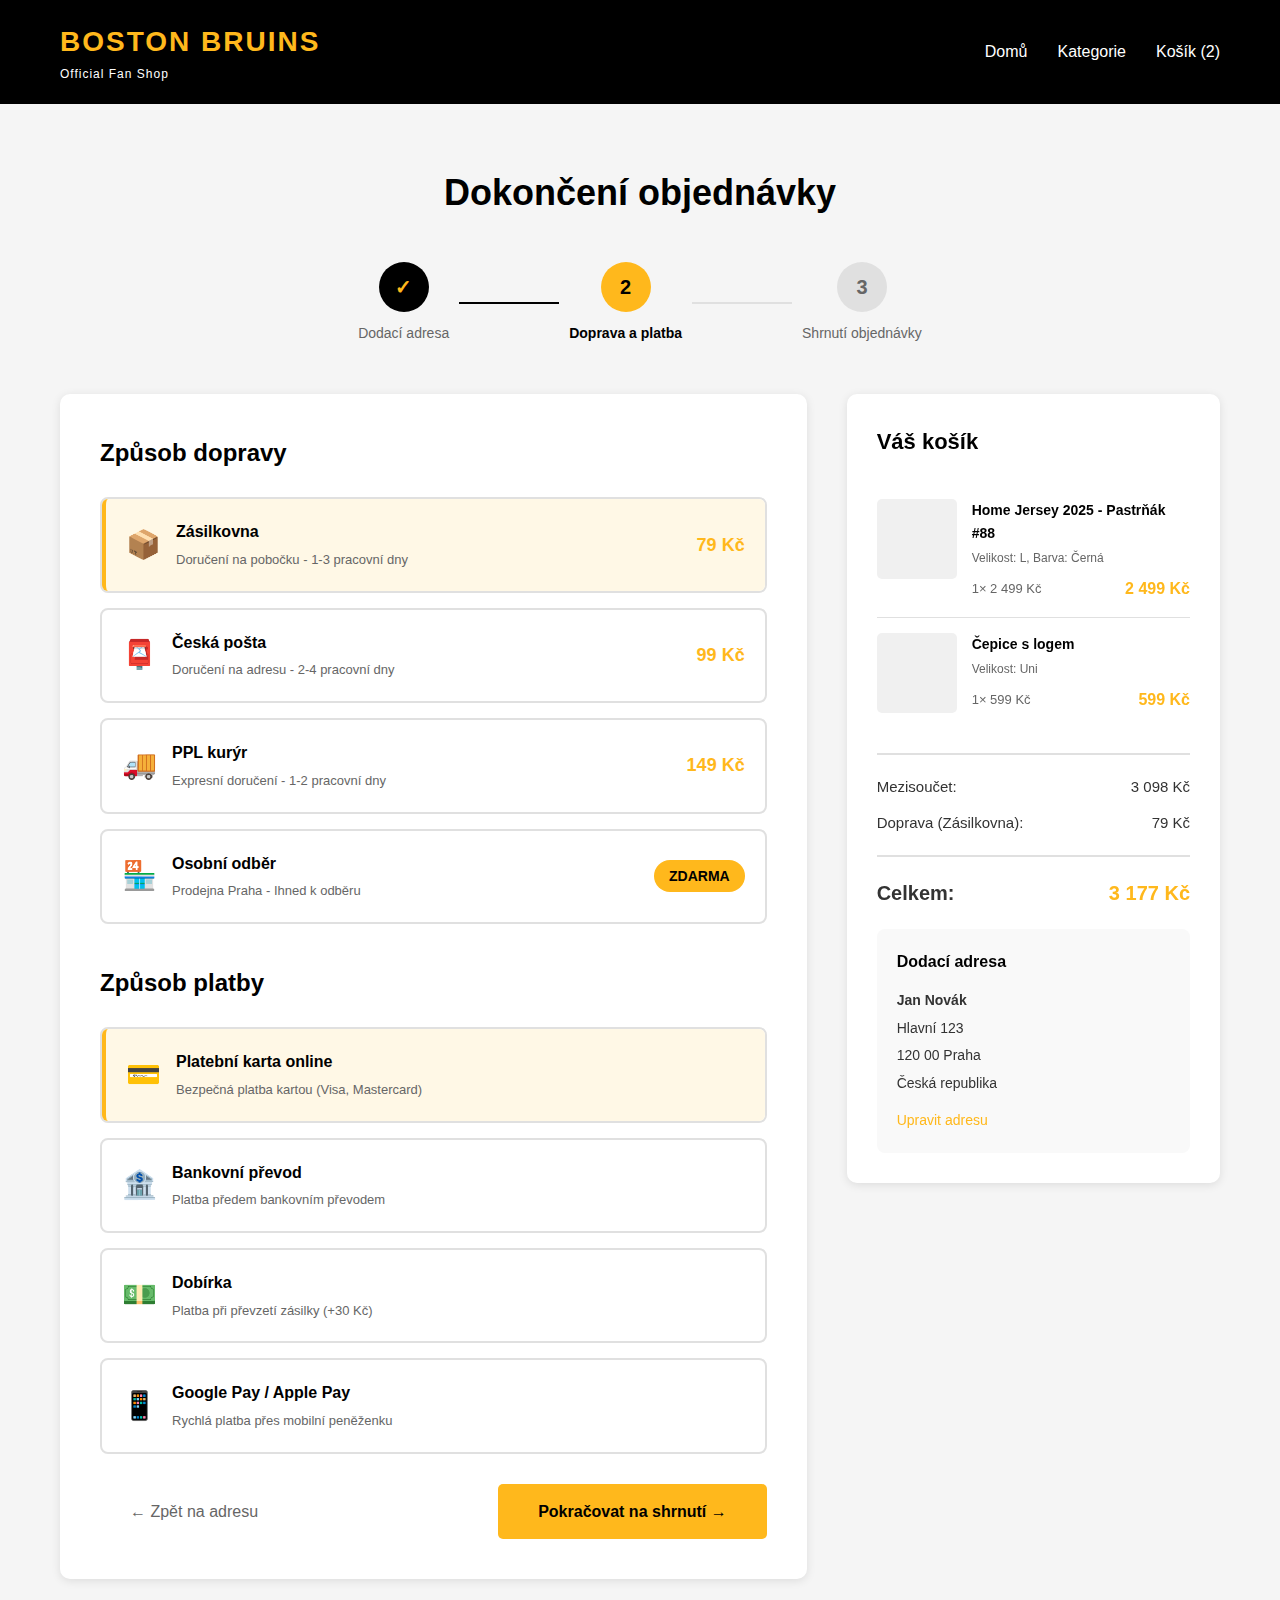
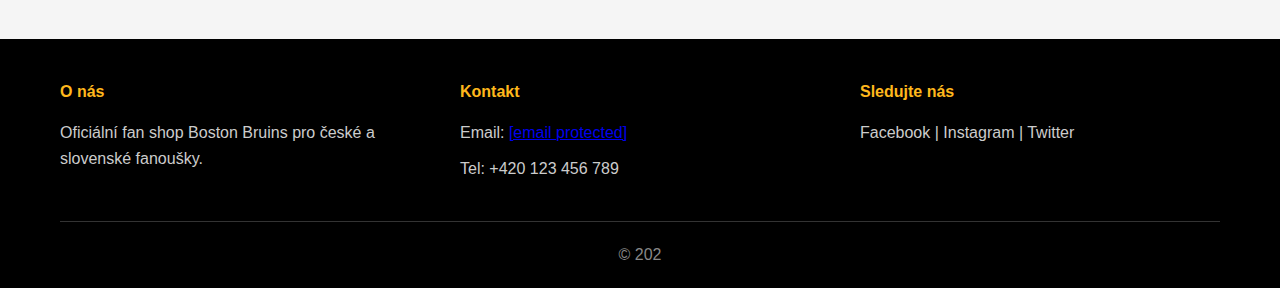
<file: kosik-krok2.html>
<!DOCTYPE html>
<html lang="cs">
<head>
    <meta charset="UTF-8">
    <meta name="viewport" content="width=device-width, initial-scale=1.0">
    <title>Košík - Doprava a platba - Boston Bruins Fan Shop</title>
    <link rel="stylesheet" href="styles4.css">
</head>
<body>
    <header>
        <div class="container">
            <div class="logo">
                <h1>BOSTON BRUINS</h1>
                <p>Official Fan Shop</p>
            </div>
            <nav>
                <ul>
                    <li><a href="index.html">Domů</a></li>
                    <li><a href="kategorie.html">Kategorie</a></li>
                    <li><a href="kosik-krok1.html">Košík (2)</a></li>
                </ul>
            </nav>
        </div>
    </header>

    <section class="checkout-section">
        <div class="container">
            <h1 class="checkout-title">Dokončení objednávky</h1>
            
            
            <div class="checkout-steps">
                <div class="step completed">
                    <div class="step-number">✓</div>
                    <div class="step-label">Dodací adresa</div>
                </div>
                <div class="step-line completed"></div>
                <div class="step active">
                    <div class="step-number">2</div>
                    <div class="step-label">Doprava a platba</div>
                </div>
                <div class="step-line"></div>
                <div class="step">
                    <div class="step-number">3</div>
                    <div class="step-label">Shrnutí objednávky</div>
                </div>
            </div>

            <div class="checkout-container">
               
                <div class="checkout-form">
                    <h2>Způsob dopravy</h2>
                    <div class="shipping-options">
                        <label class="shipping-option">
                            <input type="radio" name="doprava" value="zasilkovna" checked>
                            <div class="option-content">
                                <div class="option-header">
                                    <span class="option-icon">📦</span>
                                    <div class="option-info">
                                        <strong>Zásilkovna</strong>
                                        <p>Doručení na pobočku - 1-3 pracovní dny</p>
                                    </div>
                                </div>
                                <div class="option-price">79 Kč</div>
                            </div>
                        </label>

                        <label class="shipping-option">
                            <input type="radio" name="doprava" value="ceska-posta">
                            <div class="option-content">
                                <div class="option-header">
                                    <span class="option-icon">📮</span>
                                    <div class="option-info">
                                        <strong>Česká pošta</strong>
                                        <p>Doručení na adresu - 2-4 pracovní dny</p>
                                    </div>
                                </div>
                                <div class="option-price">99 Kč</div>
                            </div>
                        </label>

                        <label class="shipping-option">
                            <input type="radio" name="doprava" value="ppl">
                            <div class="option-content">
                                <div class="option-header">
                                    <span class="option-icon">🚚</span>
                                    <div class="option-info">
                                        <strong>PPL kurýr</strong>
                                        <p>Expresní doručení - 1-2 pracovní dny</p>
                                    </div>
                                </div>
                                <div class="option-price">149 Kč</div>
                            </div>
                        </label>

                        <label class="shipping-option free">
                            <input type="radio" name="doprava" value="osobni-odber">
                            <div class="option-content">
                                <div class="option-header">
                                    <span class="option-icon">🏪</span>
                                    <div class="option-info">
                                        <strong>Osobní odběr</strong>
                                        <p>Prodejna Praha - Ihned k odběru</p>
                                    </div>
                                </div>
                                <div class="option-price free-badge">ZDARMA</div>
                            </div>
                        </label>
                    </div>

                    <h2 style="margin-top: 40px;">Způsob platby</h2>
                    <div class="payment-options">
                        <label class="payment-option">
                            <input type="radio" name="platba" value="karta" checked>
                            <div class="option-content">
                                <div class="option-header">
                                    <span class="option-icon">💳</span>
                                    <div class="option-info">
                                        <strong>Platební karta online</strong>
                                        <p>Bezpečná platba kartou (Visa, Mastercard)</p>
                                    </div>
                                </div>
                            </div>
                        </label>

                        <label class="payment-option">
                            <input type="radio" name="platba" value="prevod">
                            <div class="option-content">
                                <div class="option-header">
                                    <span class="option-icon">🏦</span>
                                    <div class="option-info">
                                        <strong>Bankovní převod</strong>
                                        <p>Platba předem bankovním převodem</p>
                                    </div>
                                </div>
                            </div>
                        </label>

                        <label class="payment-option">
                            <input type="radio" name="platba" value="dobirka">
                            <div class="option-content">
                                <div class="option-header">
                                    <span class="option-icon">💵</span>
                                    <div class="option-info">
                                        <strong>Dobírka</strong>
                                        <p>Platba při převzetí zásilky (+30 Kč)</p>
                                    </div>
                                </div>
                            </div>
                        </label>

                        <label class="payment-option">
                            <input type="radio" name="platba" value="gpay">
                            <div class="option-content">
                                <div class="option-header">
                                    <span class="option-icon">📱</span>
                                    <div class="option-info">
                                        <strong>Google Pay / Apple Pay</strong>
                                        <p>Rychlá platba přes mobilní peněženku</p>
                                    </div>
                                </div>
                            </div>
                        </label>
                    </div>

                    <div class="form-actions">
                        <a href="kosik-krok1.html" class="btn-back">← Zpět na adresu</a>
                        <a href="kosik-krok3.html" class="btn-primary">Pokračovat na shrnutí →</a>
                    </div>
                </div>

               
                <div class="order-summary">
                    <h2>Váš košík</h2>
                    <div class="cart-items">
                        <div class="cart-item">
                            <div class="cart-item-image">
                               
                            </div>
                            <div class="cart-item-details">
                                <h4>Home Jersey 2025 - Pastrňák #88</h4>
                                <p class="cart-item-specs">Velikost: L, Barva: Černá</p>
                                <div class="cart-item-price-row">
                                    <span class="cart-item-quantity">1× 2 499 Kč</span>
                                    <span class="cart-item-price">2 499 Kč</span>
                                </div>
                            </div>
                        </div>

                        <div class="cart-item">
                            <div class="cart-item-image">
                               
                            </div>
                            <div class="cart-item-details">
                                <h4>Čepice s logem</h4>
                                <p class="cart-item-specs">Velikost: Uni</p>
                                <div class="cart-item-price-row">
                                    <span class="cart-item-quantity">1× 599 Kč</span>
                                    <span class="cart-item-price">599 Kč</span>
                                </div>
                            </div>
                        </div>
                    </div>

                    <div class="cart-summary">
                        <div class="summary-row">
                            <span>Mezisoučet:</span>
                            <span>3 098 Kč</span>
                        </div>
                        <div class="summary-row">
                            <span>Doprava (Zásilkovna):</span>
                            <span>79 Kč</span>
                        </div>
                        <div class="summary-total">
                            <span>Celkem:</span>
                            <span>3 177 Kč</span>
                        </div>
                    </div>

                    <div class="delivery-address-box">
                        <h4>Dodací adresa</h4>
                        <p><strong>Jan Novák</strong></p>
                        <p>Hlavní 123</p>
                        <p>120 00 Praha</p>
                        <p>Česká republika</p>
                        <a href="kosik-krok1.html" class="edit-link">Upravit adresu</a>
                    </div>
                </div>
            </div>
        </div>
    </section>

    <footer>
        <div class="container">
            <div class="footer-content">
                <div class="footer-section">
                    <h4>O nás</h4>
                    <p>Oficiální fan shop Boston Bruins pro české a slovenské fanoušky.</p>
                </div>
                <div class="footer-section">
                    <h4>Kontakt</h4>
                    <p>Email: <a href="/cdn-cgi/l/email-protection" class="__cf_email__" data-cfemail="e980878f86a98b9b9c80879a9a818699c78a93">[email&#160;protected]</a></p>
                    <p>Tel: +420 123 456 789</p>
                </div>
                <div class="footer-section">
                    <h4>Sledujte nás</h4>
                    <p>Facebook | Instagram | Twitter</p>
                </div>
            </div>
            <div class="footer-bottom">
                <p>&copy; 202
</file>
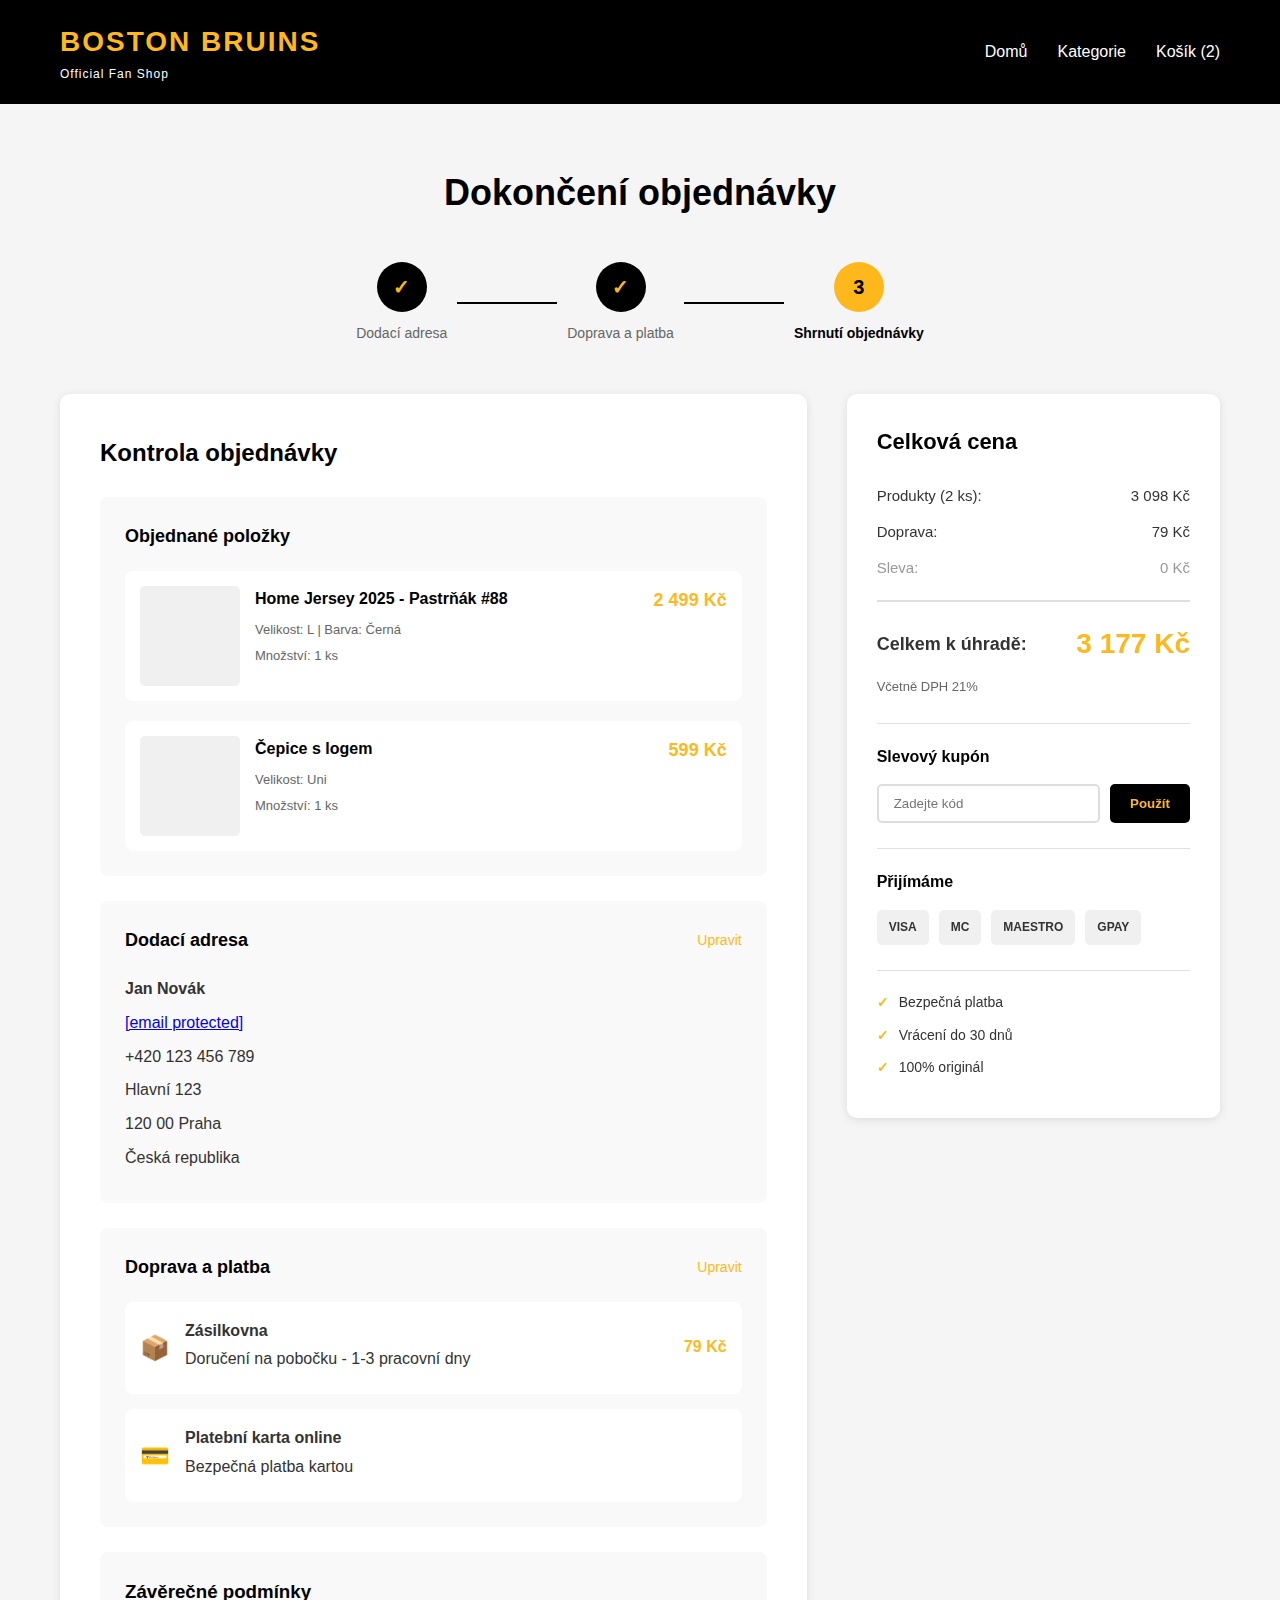
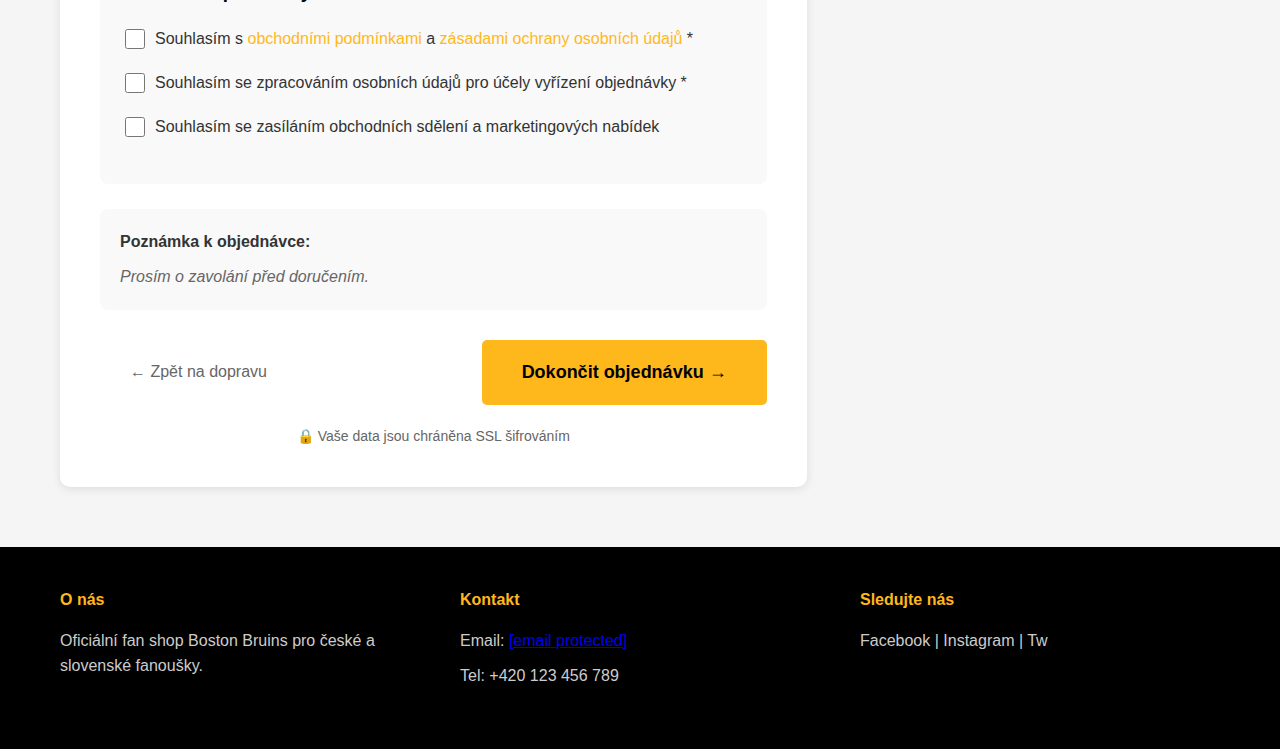
<file: kosik-krok3 (1).html>
<!DOCTYPE html>
<html lang="cs">
<head>
    <meta charset="UTF-8">
    <meta name="viewport" content="width=device-width, initial-scale=1.0">
    <title>Košík - Shrnutí objednávky - Boston Bruins Fan Shop</title>
    <link rel="stylesheet" href="styles4.css">
</head>
<body>
    <header>
        <div class="container">
            <div class="logo">
                <h1>BOSTON BRUINS</h1>
                <p>Official Fan Shop</p>
            </div>
            <nav>
                <ul>
                    <li><a href="index.html">Domů</a></li>
                    <li><a href="kategorie.html">Kategorie</a></li>
                    <li><a href="kosik-krok2.html">Košík (2)</a></li>
                </ul>
            </nav>
        </div>
    </header>

    <section class="checkout-section">
        <div class="container">
            <h1 class="checkout-title">Dokončení objednávky</h1>
            
            
            <div class="checkout-steps">
                <div class="step completed">
                    <div class="step-number">✓</div>
                    <div class="step-label">Dodací adresa</div>
                </div>
                <div class="step-line completed"></div>
                <div class="step completed">
                    <div class="step-number">✓</div>
                    <div class="step-label">Doprava a platba</div>
                </div>
                <div class="step-line completed"></div>
                <div class="step active">
                    <div class="step-number">3</div>
                    <div class="step-label">Shrnutí objednávky</div>
                </div>
            </div>

            <div class="checkout-container">
               
                <div class="checkout-form">
                    <h2>Kontrola objednávky</h2>
                    
                    <div class="review-section">
                        <div class="review-header">
                            <h3>Objednané položky</h3>
                        </div>
                        <div class="review-items">
                            <div class="review-item">
                                <div class="review-item-image">
                                    
                                </div>
                                <div class="review-item-info">
                                    <h4>Home Jersey 2025 - Pastrňák #88</h4>
                                    <p class="item-specs">Velikost: L | Barva: Černá</p>
                                    <p class="item-quantity">Množství: 1 ks</p>
                                </div>
                                <div class="review-item-price">
                                    2 499 Kč
                                </div>
                            </div>

                            <div class="review-item">
                                <div class="review-item-image">
                                    
                                </div>
                                <div class="review-item-info">
                                    <h4>Čepice s logem</h4>
                                    <p class="item-specs">Velikost: Uni</p>
                                    <p class="item-quantity">Množství: 1 ks</p>
                                </div>
                                <div class="review-item-price">
                                    599 Kč
                                </div>
                            </div>
                        </div>
                    </div>

                    <div class="review-section">
                        <div class="review-header">
                            <h3>Dodací adresa</h3>
                            <a href="kosik-krok1.html" class="edit-link-small">Upravit</a>
                        </div>
                        <div class="review-content">
                            <p><strong>Jan Novák</strong></p>
                            <p><a href="/cdn-cgi/l/email-protection" class="__cf_email__" data-cfemail="3c565d521252534a5d577c59515d5550125f46">[email&#160;protected]</a></p>
                            <p>+420 123 456 789</p>
                            <p>Hlavní 123</p>
                            <p>120 00 Praha</p>
                            <p>Česká republika</p>
                        </div>
                    </div>

                    <div class="review-section">
                        <div class="review-header">
                            <h3>Doprava a platba</h3>
                            <a href="kosik-krok2.html" class="edit-link-small">Upravit</a>
                        </div>
                        <div class="review-content">
                            <div class="review-method">
                                <span class="method-icon">📦</span>
                                <div>
                                    <strong>Zásilkovna</strong>
                                    <p>Doručení na pobočku - 1-3 pracovní dny</p>
                                </div>
                                <span class="method-price">79 Kč</span>
                            </div>
                            <div class="review-method">
                                <span class="method-icon">💳</span>
                                <div>
                                    <strong>Platební karta online</strong>
                                    <p>Bezpečná platba kartou</p>
                                </div>
                            </div>
                        </div>
                    </div>

                    <div class="terms-section">
                        <h3>Závěrečné podmínky</h3>
                        <div class="form-checkbox">
                            <input type="checkbox" id="terms" required>
                            <label for="terms">
                                Souhlasím s <a href="#" class="link-highlight">obchodními podmínkami</a> a <a href="#" class="link-highlight">zásadami ochrany osobních údajů</a> *
                            </label>
                        </div>
                        <div class="form-checkbox">
                            <input type="checkbox" id="gdpr" required>
                            <label for="gdpr">
                                Souhlasím se zpracováním osobních údajů pro účely vyřízení objednávky *
                            </label>
                        </div>
                        <div class="form-checkbox">
                            <input type="checkbox" id="marketing">
                            <label for="marketing">
                                Souhlasím se zasíláním obchodních sdělení a marketingových nabídek
                            </label>
                        </div>
                    </div>

                    <div class="order-note">
                        <p><strong>Poznámka k objednávce:</strong></p>
                        <p class="note-text">Prosím o zavolání před doručením.</p>
                    </div>

                    <div class="form-actions">
                        <a href="kosik-krok2.html" class="btn-back">← Zpět na dopravu</a>
                        <a href="potvrzeni.html" class="btn-primary btn-complete">Dokončit objednávku →</a>
                    </div>

                    <div class="security-info">
                        <p>🔒 Vaše data jsou chráněna SSL šifrováním</p>
                    </div>
                </div>

                
                <div class="order-summary">
                    <h2>Celková cena</h2>
                    
                    <div class="price-breakdown">
                        <div class="price-row">
                            <span>Produkty (2 ks):</span>
                            <span>3 098 Kč</span>
                        </div>
                        <div class="price-row">
                            <span>Doprava:</span>
                            <span>79 Kč</span>
                        </div>
                        <div class="price-row discount">
                            <span>Sleva:</span>
                            <span>0 Kč</span>
                        </div>
                    </div>

                    <div class="price-total">
                        <div class="total-row">
                            <span>Celkem k úhradě:</span>
                            <span class="total-amount">3 177 Kč</span>
                        </div>
                        <p class="vat-info">Včetně DPH 21%</p>
                    </div>

                    <div class="promo-code">
                        <h4>Slevový kupón</h4>
                        <div class="promo-input-group">
                            <input type="text" placeholder="Zadejte kód">
                            <button class="btn-promo">Použít</button>
                        </div>
                    </div>

                    <div class="payment-methods-icons">
                        <h4>Přijímáme</h4>
                        <div class="payment-icons">
                            <span class="payment-badge">VISA</span>
                            <span class="payment-badge">MC</span>
                            <span class="payment-badge">MAESTRO</span>
                            <span class="payment-badge">GPAY</span>
                        </div>
                    </div>

                    <div class="trust-badges">
                        <div class="trust-item">
                            <span class="trust-icon">✓</span>
                            <span>Bezpečná platba</span>
                        </div>
                        <div class="trust-item">
                            <span class="trust-icon">✓</span>
                            <span>Vrácení do 30 dnů</span>
                        </div>
                        <div class="trust-item">
                            <span class="trust-icon">✓</span>
                            <span>100% originál</span>
                        </div>
                    </div>
                </div>
            </div>
        </div>
    </section>

    <footer>
        <div class="container">
            <div class="footer-content">
                <div class="footer-section">
                    <h4>O nás</h4>
                    <p>Oficiální fan shop Boston Bruins pro české a slovenské fanoušky.</p>
                </div>
                <div class="footer-section">
                    <h4>Kontakt</h4>
                    <p>Email: <a href="/cdn-cgi/l/email-protection" class="__cf_email__" data-cfemail="7910171f16391b0b0c10170a0a111609571a03">[email&#160;protected]</a></p>
                    <p>Tel: +420 123 456 789</p>
                </div>
                <div class="footer-section">
                    <h4>Sledujte nás</h4>
                    <p>Facebook | Instagram | Tw
</file>
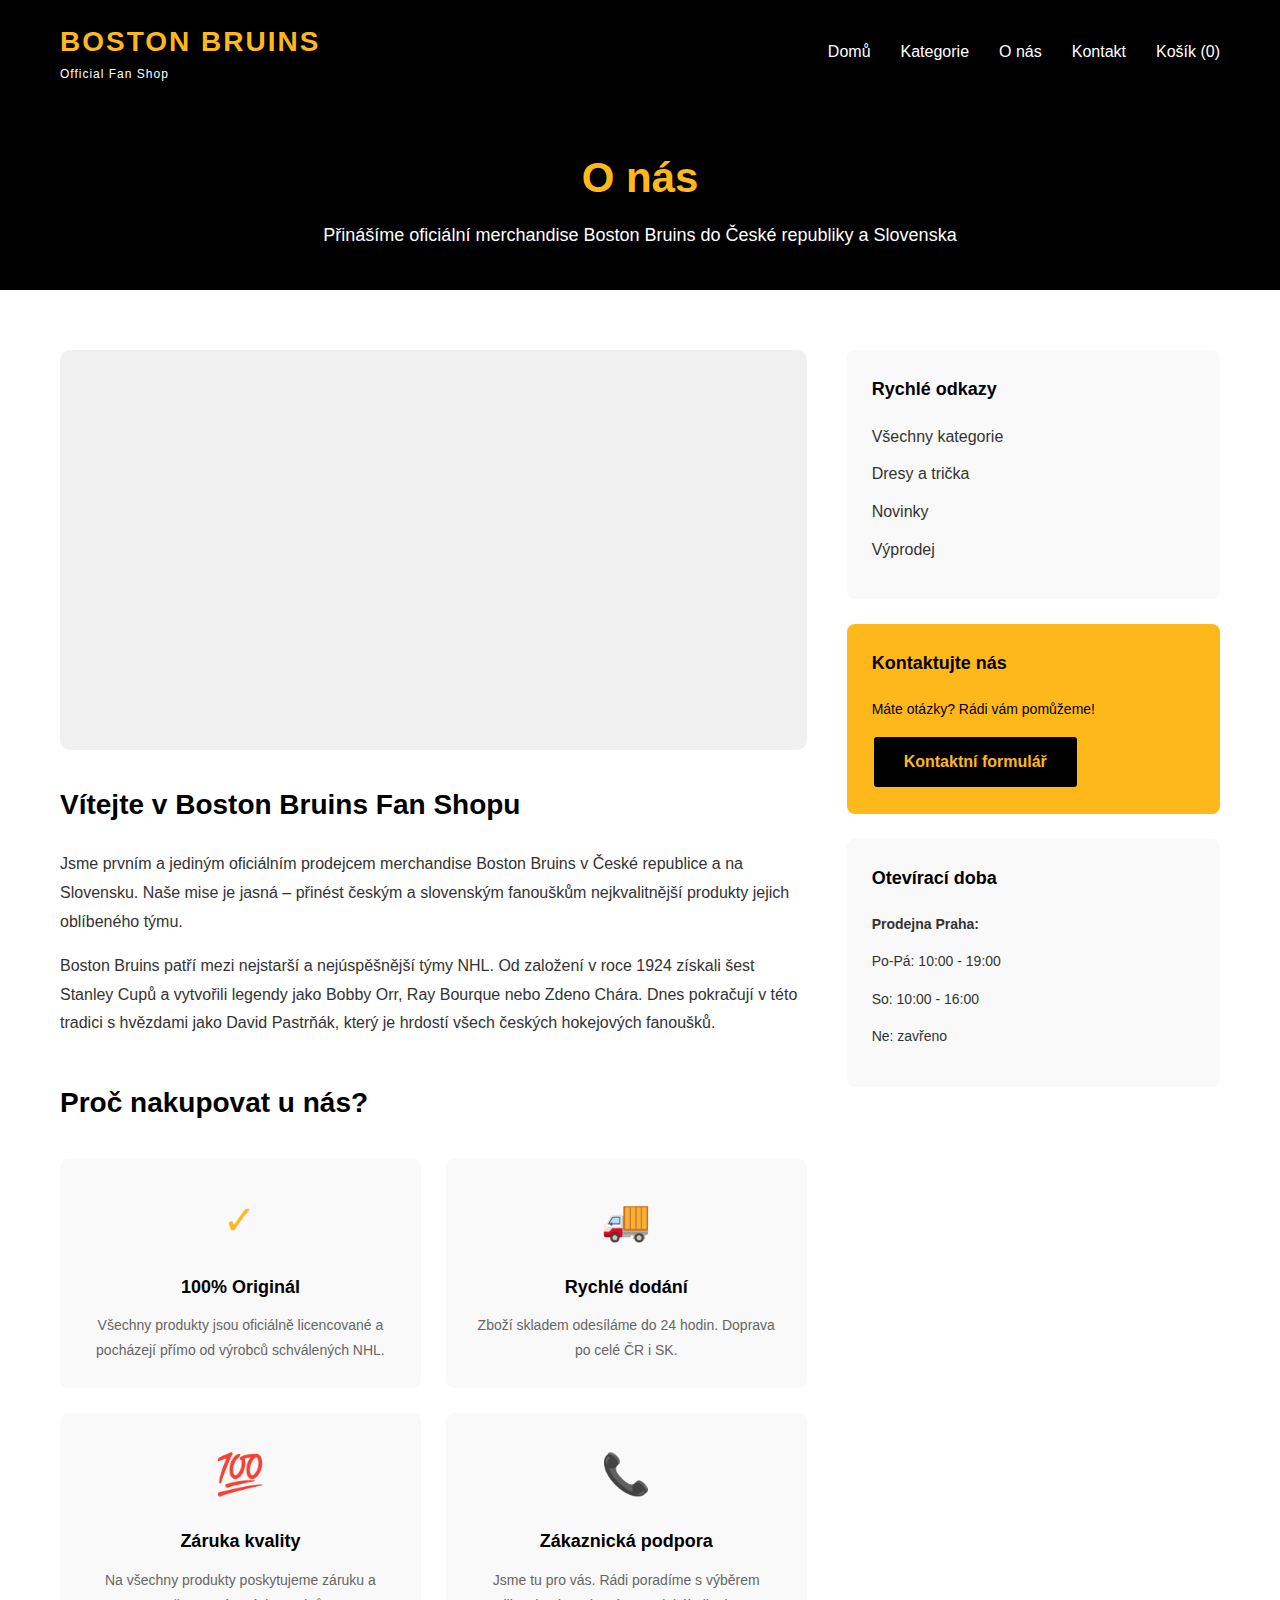
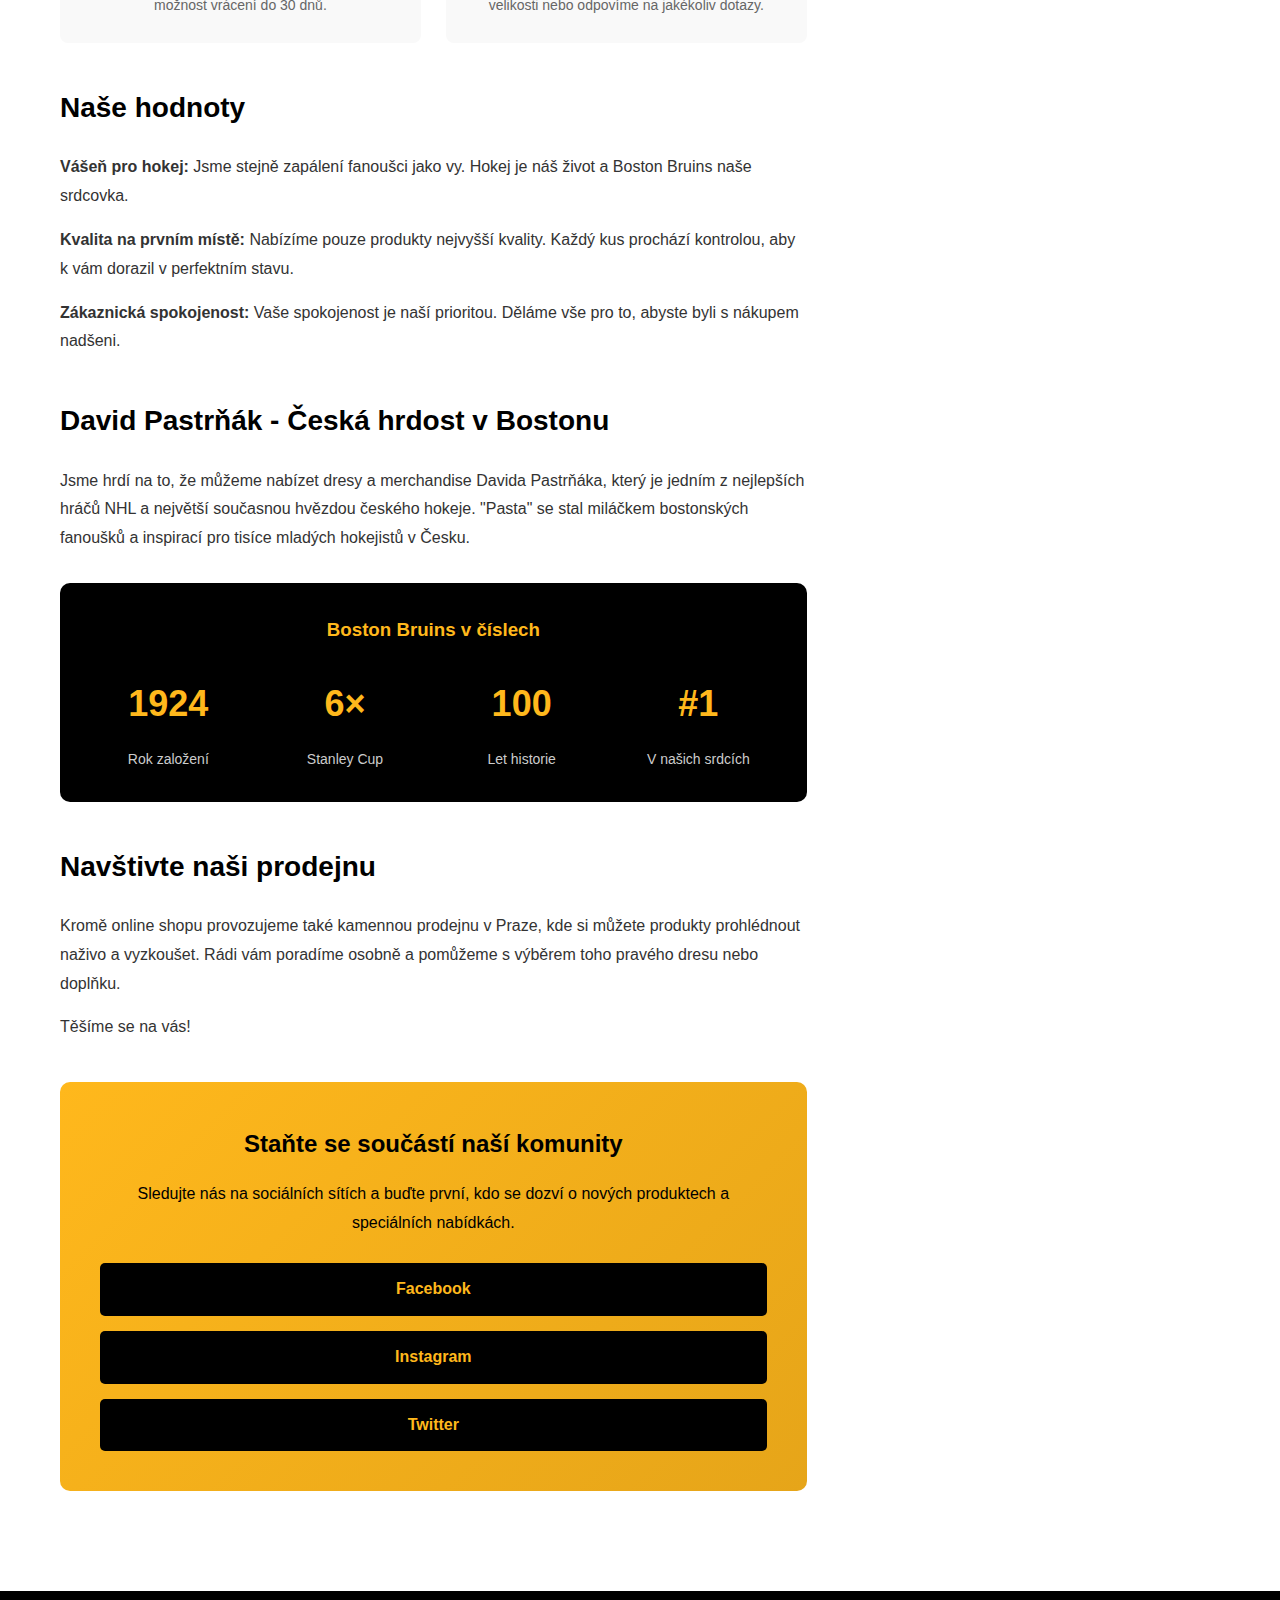
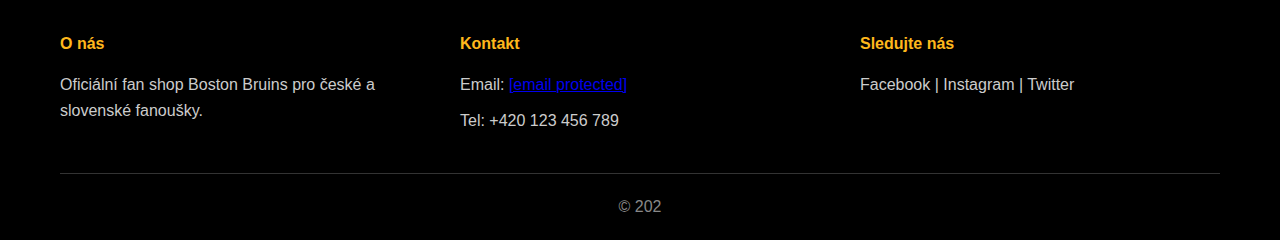
<file: o-nas.html>
<!DOCTYPE html>
<html lang="cs">
<head>
    <meta charset="UTF-8">
    <meta name="viewport" content="width=device-width, initial-scale=1.0">
    <title>O nás - Boston Bruins Fan Shop</title>
    <link rel="stylesheet" href="styles4.css">
</head>
<body>
    <header>
        <div class="container">
            <div class="logo">
                <h1>BOSTON BRUINS</h1>
                <p>Official Fan Shop</p>
            </div>
            <nav>
                <ul>
                    <li><a href="index.html">Domů</a></li>
                    <li><a href="kategorie.html">Kategorie</a></li>
                    <li><a href="o-nas.html">O nás</a></li>
                    <li><a href="kontakt.html">Kontakt</a></li>
                    <li><a href="kosik-krok1.html">Košík (0)</a></li>
                </ul>
            </nav>
        </div>
    </header>

    <section class="page-header">
        <div class="container">
            <h1>O nás</h1>
            <p>Přinášíme oficiální merchandise Boston Bruins do České republiky a Slovenska</p>
        </div>
    </section>

    <section class="content-page">
        <div class="container">
            <div class="content-layout">
                <div class="content-main">
                    <div class="content-section">
                        <div class="about-hero-image">
                            
                        </div>
                        
                        <h2>Vítejte v Boston Bruins Fan Shopu</h2>
                        <p>Jsme prvním a jediným oficiálním prodejcem merchandise Boston Bruins v České republice a na Slovensku. Naše mise je jasná – přinést českým a slovenským fanouškům nejkvalitnější produkty jejich oblíbeného týmu.</p>
                        
                        <p>Boston Bruins patří mezi nejstarší a nejúspěšnější týmy NHL. Od založení v roce 1924 získali šest Stanley Cupů a vytvořili legendy jako Bobby Orr, Ray Bourque nebo Zdeno Chára. Dnes pokračují v této tradici s hvězdami jako David Pastrňák, který je hrdostí všech českých hokejových fanoušků.</p>

                        <h2>Proč nakupovat u nás?</h2>
                        
                        <div class="feature-grid">
                            <div class="feature-box">
                                <div class="feature-icon">✓</div>
                                <h3>100% Originál</h3>
                                <p>Všechny produkty jsou oficiálně licencované a pocházejí přímo od výrobců schválených NHL.</p>
                            </div>
                            
                            <div class="feature-box">
                                <div class="feature-icon">🚚</div>
                                <h3>Rychlé dodání</h3>
                                <p>Zboží skladem odesíláme do 24 hodin. Doprava po celé ČR i SK.</p>
                            </div>
                            
                            <div class="feature-box">
                                <div class="feature-icon">💯</div>
                                <h3>Záruka kvality</h3>
                                <p>Na všechny produkty poskytujeme záruku a možnost vrácení do 30 dnů.</p>
                            </div>
                            
                            <div class="feature-box">
                                <div class="feature-icon">📞</div>
                                <h3>Zákaznická podpora</h3>
                                <p>Jsme tu pro vás. Rádi poradíme s výběrem velikosti nebo odpovíme na jakékoliv dotazy.</p>
                            </div>
                        </div>

                        <h2>Naše hodnoty</h2>
                        <p><strong>Vášeň pro hokej:</strong> Jsme stejně zapálení fanoušci jako vy. Hokej je náš život a Boston Bruins naše srdcovka.</p>
                        
                        <p><strong>Kvalita na prvním místě:</strong> Nabízíme pouze produkty nejvyšší kvality. Každý kus prochází kontrolou, aby k vám dorazil v perfektním stavu.</p>
                        
                        <p><strong>Zákaznická spokojenost:</strong> Vaše spokojenost je naší prioritou. Děláme vše pro to, abyste byli s nákupem nadšeni.</p>

                        <h2>David Pastrňák - Česká hrdost v Bostonu</h2>
                        <p>Jsme hrdí na to, že můžeme nabízet dresy a merchandise Davida Pastrňáka, který je jedním z nejlepších hráčů NHL a největší současnou hvězdou českého hokeje. "Pasta" se stal miláčkem bostonských fanoušků a inspirací pro tisíce mladých hokejistů v Česku.</p>

                        <div class="stats-box">
                            <h3>Boston Bruins v číslech</h3>
                            <div class="stats-grid">
                                <div class="stat-item">
                                    <div class="stat-number">1924</div>
                                    <div class="stat-label">Rok založení</div>
                                </div>
                                <div class="stat-item">
                                    <div class="stat-number">6×</div>
                                    <div class="stat-label">Stanley Cup</div>
                                </div>
                                <div class="stat-item">
                                    <div class="stat-number">100</div>
                                    <div class="stat-label">Let historie</div>
                                </div>
                                <div class="stat-item">
                                    <div class="stat-number">#1</div>
                                    <div class="stat-label">V našich srdcích</div>
                                </div>
                            </div>
                        </div>

                        <h2>Navštivte naši prodejnu</h2>
                        <p>Kromě online shopu provozujeme také kamennou prodejnu v Praze, kde si můžete produkty prohlédnout naživo a vyzkoušet. Rádi vám poradíme osobně a pomůžeme s výběrem toho pravého dresu nebo doplňku.</p>
                        
                        <p>Těšíme se na vás!</p>
                        
                        <div class="cta-box">
                            <h3>Staňte se součástí naší komunity</h3>
                            <p>Sledujte nás na sociálních sítích a buďte první, kdo se dozví o nových produktech a speciálních nabídkách.</p>
                            <div class="social-links">
                                <a href="#" class="social-btn">Facebook</a>
                                <a href="#" class="social-btn">Instagram</a>
                                <a href="#" class="social-btn">Twitter</a>
                            </div>
                        </div>
                    </div>
                </div>

                <aside class="content-sidebar">
                    <div class="sidebar-box">
                        <h3>Rychlé odkazy</h3>
                        <ul class="sidebar-menu">
                            <li><a href="kategorie.html">Všechny kategorie</a></li>
                            <li><a href="produkty.html">Dresy a trička</a></li>
                            <li><a href="#">Novinky</a></li>
                            <li><a href="#">Výprodej</a></li>
                        </ul>
                    </div>

                    <div class="sidebar-box highlight">
                        <h3>Kontaktujte nás</h3>
                        <p>Máte otázky? Rádi vám pomůžeme!</p>
                        <a href="kontakt.html" class="btn-secondary">Kontaktní formulář</a>
                    </div>

                    <div class="sidebar-box">
                        <h3>Otevírací doba</h3>
                        <p><strong>Prodejna Praha:</strong></p>
                        <p>Po-Pá: 10:00 - 19:00</p>
                        <p>So: 10:00 - 16:00</p>
                        <p>Ne: zavřeno</p>
                    </div>
                </aside>
            </div>
        </div>
    </section>

    <footer>
        <div class="container">
            <div class="footer-content">
                <div class="footer-section">
                    <h4>O nás</h4>
                    <p>Oficiální fan shop Boston Bruins pro české a slovenské fanoušky.</p>
                </div>
                <div class="footer-section">
                    <h4>Kontakt</h4>
                    <p>Email: <a href="/cdn-cgi/l/email-protection" class="__cf_email__" data-cfemail="30595e565f70524245595e4343585f401e534a">[email&#160;protected]</a></p>
                    <p>Tel: +420 123 456 789</p>
                </div>
                <div class="footer-section">
                    <h4>Sledujte nás</h4>
                    <p>Facebook | Instagram | Twitter</p>
                </div>
            </div>
            <div class="footer-bottom">
                <p>&copy; 202
</file>
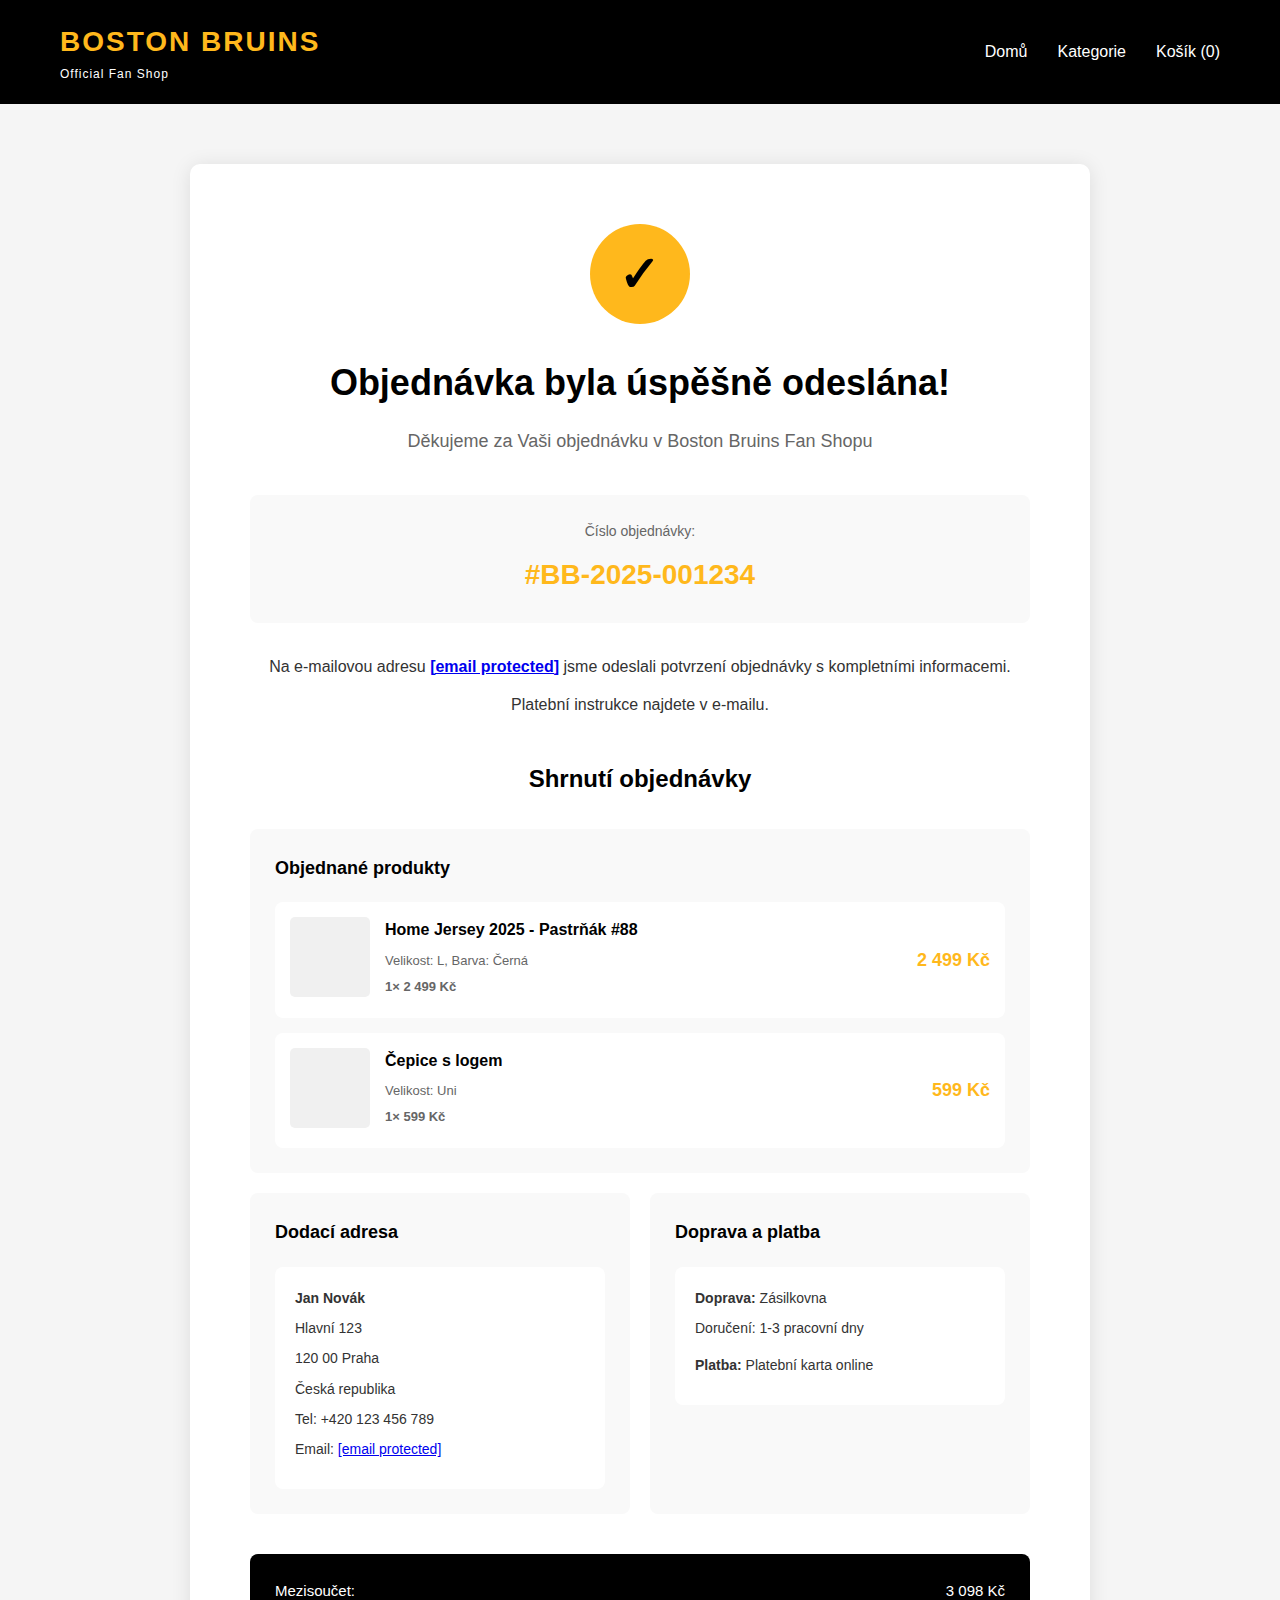
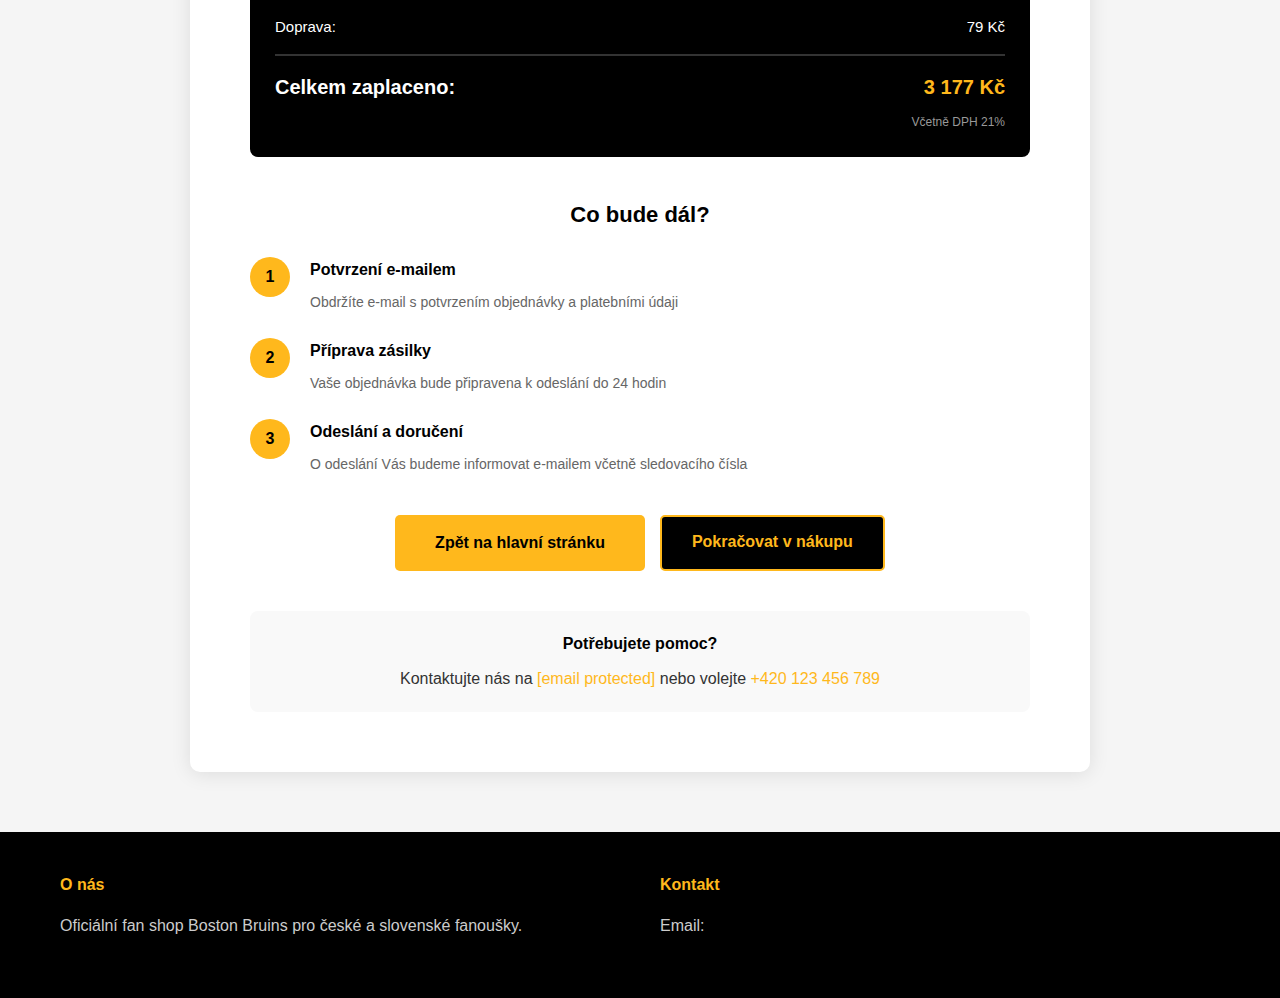
<file: potvrzeni.html>
<!DOCTYPE html>
<html lang="cs">
<head>
    <meta charset="UTF-8">
    <meta name="viewport" content="width=device-width, initial-scale=1.0">
    <title>Potvrzení objednávky - Boston Bruins Fan Shop</title>
    <link rel="stylesheet" href="styles4.css">
</head>
<body>
    <header>
        <div class="container">
            <div class="logo">
                <h1>BOSTON BRUINS</h1>
                <p>Official Fan Shop</p>
            </div>
            <nav>
                <ul>
                    <li><a href="index.html">Domů</a></li>
                    <li><a href="kategorie.html">Kategorie</a></li>
                    <li><a href="kosik-krok1.html">Košík (0)</a></li>
                </ul>
            </nav>
        </div>
    </header>

    <section class="confirmation-section">
        <div class="container">
            <div class="confirmation-container">
                <div class="success-icon">
                    <div class="checkmark-circle">
                        <div class="checkmark">✓</div>
                    </div>
                </div>

                <h1 class="confirmation-title">Objednávka byla úspěšně odeslána!</h1>
                <p class="confirmation-subtitle">Děkujeme za Vaši objednávku v Boston Bruins Fan Shopu</p>

                <div class="order-number-box">
                    <p class="order-number-label">Číslo objednávky:</p>
                    <p class="order-number">#BB-2025-001234</p>
                </div>

                <div class="confirmation-message">
                    <p>Na e-mailovou adresu <strong><a href="/cdn-cgi/l/email-protection" class="__cf_email__" data-cfemail="d7bdb6b9f9b9b8a1b6bc97b2bab6bebbf9b4ad">[email&#160;protected]</a></strong> jsme odeslali potvrzení objednávky s kompletními informacemi.</p>
                    <p>Platební instrukce najdete v e-mailu.</p>
                </div>

                <div class="order-summary-confirmation">
                    <h2>Shrnutí objednávky</h2>
                    
                    <div class="summary-section">
                        <h3>Objednané produkty</h3>
                        <div class="confirmation-items">
                            <div class="confirmation-item">
                                <div class="conf-item-image">
                                   
                                </div>
                                <div class="conf-item-details">
                                    <h4>Home Jersey 2025 - Pastrňák #88</h4>
                                    <p>Velikost: L, Barva: Černá</p>
                                    <p class="conf-quantity">1× 2 499 Kč</p>
                                </div>
                                <div class="conf-item-price">2 499 Kč</div>
                            </div>

                            <div class="confirmation-item">
                                <div class="conf-item-image">
                                    
                                </div>
                                <div class="conf-item-details">
                                    <h4>Čepice s logem</h4>
                                    <p>Velikost: Uni</p>
                                    <p class="conf-quantity">1× 599 Kč</p>
                                </div>
                                <div class="conf-item-price">599 Kč</div>
                            </div>
                        </div>
                    </div>

                    <div class="summary-grid">
                        <div class="summary-section">
                            <h3>Dodací adresa</h3>
                            <div class="summary-content">
                                <p><strong>Jan Novák</strong></p>
                                <p>Hlavní 123</p>
                                <p>120 00 Praha</p>
                                <p>Česká republika</p>
                                <p>Tel: +420 123 456 789</p>
                                <p>Email: <a href="/cdn-cgi/l/email-protection" class="__cf_email__" data-cfemail="d6bcb7b8f8b8b9a0b7bd96b3bbb7bfbaf8b5ac">[email&#160;protected]</a></p>
                            </div>
                        </div>

                        <div class="summary-section">
                            <h3>Doprava a platba</h3>
                            <div class="summary-content">
                                <p><strong>Doprava:</strong> Zásilkovna</p>
                                <p>Doručení: 1-3 pracovní dny</p>
                                <p class="spacing-top"><strong>Platba:</strong> Platební karta online</p>
                            </div>
                        </div>
                    </div>

                    <div class="price-summary-final">
                        <div class="final-price-row">
                            <span>Mezisoučet:</span>
                            <span>3 098 Kč</span>
                        </div>
                        <div class="final-price-row">
                            <span>Doprava:</span>
                            <span>79 Kč</span>
                        </div>
                        <div class="final-price-total">
                            <span>Celkem zaplaceno:</span>
                            <span>3 177 Kč</span>
                        </div>
                        <p class="vat-note">Včetně DPH 21%</p>
                    </div>
                </div>

                <div class="next-steps">
                    <h3>Co bude dál?</h3>
                    <div class="steps-timeline">
                        <div class="timeline-step">
                            <div class="timeline-icon">1</div>
                            <div class="timeline-content">
                                <h4>Potvrzení e-mailem</h4>
                                <p>Obdržíte e-mail s potvrzením objednávky a platebními údaji</p>
                            </div>
                        </div>
                        <div class="timeline-step">
                            <div class="timeline-icon">2</div>
                            <div class="timeline-content">
                                <h4>Příprava zásilky</h4>
                                <p>Vaše objednávka bude připravena k odeslání do 24 hodin</p>
                            </div>
                        </div>
                        <div class="timeline-step">
                            <div class="timeline-icon">3</div>
                            <div class="timeline-content">
                                <h4>Odeslání a doručení</h4>
                                <p>O odeslání Vás budeme informovat e-mailem včetně sledovacího čísla</p>
                            </div>
                        </div>
                    </div>
                </div>

                <div class="confirmation-actions">
                    <a href="index.html" class="btn-primary">Zpět na hlavní stránku</a>
                    <a href="kategorie.html" class="btn-secondary">Pokračovat v nákupu</a>
                </div>

                <div class="help-section">
                    <h4>Potřebujete pomoc?</h4>
                    <p>Kontaktujte nás na <a href="/cdn-cgi/l/email-protection#8be2e5ede4cbe9f9fee2e5f8f8e3e4fba5e8f1"><span class="__cf_email__" data-cfemail="066f686069466474736f6875756e697628657c">[email&#160;protected]</span></a> nebo volejte <a href="tel:+420123456789">+420 123 456 789</a></p>
                </div>
            </div>
        </div>
    </section>

    <footer>
        <div class="container">
            <div class="footer-content">
                <div class="footer-section">
                    <h4>O nás</h4>
                    <p>Oficiální fan shop Boston Bruins pro české a slovenské fanoušky.</p>
                </div>
                <div class="footer-section">
                    <h4>Kontakt</h4>
                    <p>Email: <a href="/cdn-cgi/l/email-protection" class="__cf_email__" data-cfemail="cca5a2aaa38caebeb9a5a2bfb
</file>
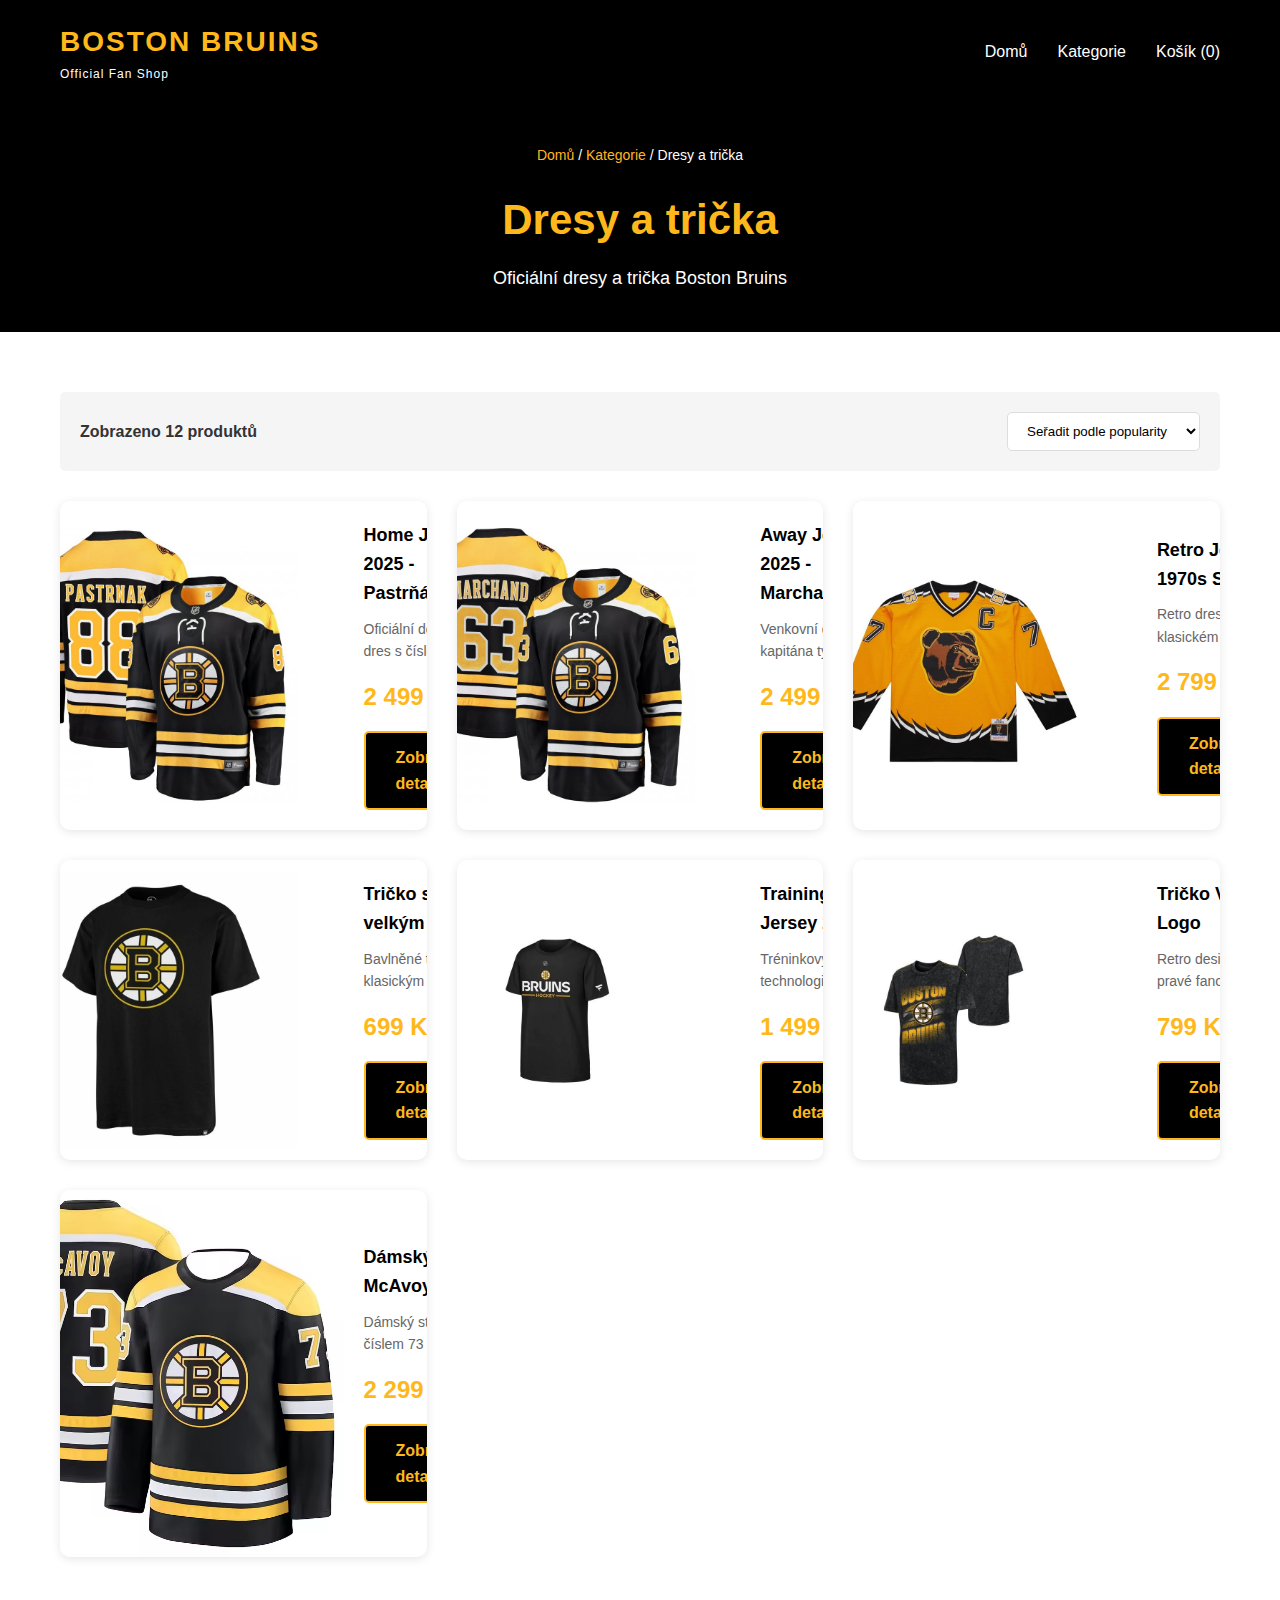
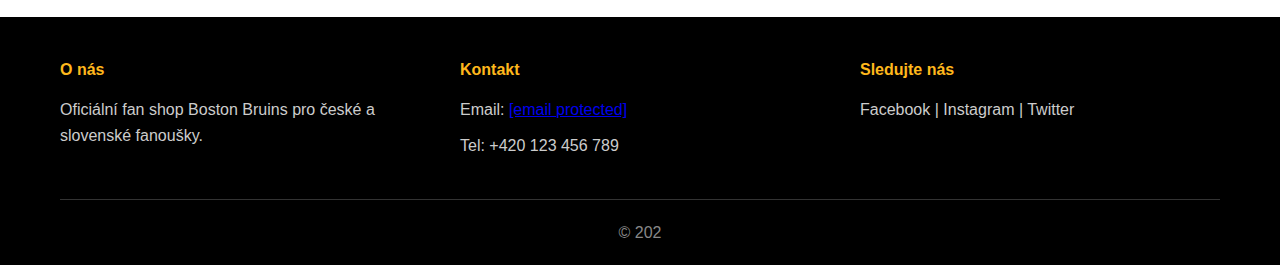
<file: produkty.html>
<!DOCTYPE html>
<html lang="cs">
<head>
    <meta charset="UTF-8">
    <meta name="viewport" content="width=device-width, initial-scale=1.0">
    <title>Dresy a trička - Boston Bruins Fan Shop</title>
    <link rel="stylesheet" href="styles4.css">
</head>
<body>
    <header>
        <div class="container">
            <div class="logo">
                <h1>BOSTON BRUINS</h1>
                <p>Official Fan Shop</p>
            </div>
            <nav>
                <ul>
                    <li><a href="index.html">Domů</a></li>
                    <li><a href="kategorie.html">Kategorie</a></li>
                    <li><a href="kosik-krok1.html">Košík (0)</a></li>
                </ul>
            </nav>
        </div>
    </header>

    <section class="page-header">
        <div class="container">
            <div class="breadcrumb">
                <a href="index.html">Domů</a> / <a href="kategorie.html">Kategorie</a> / Dresy a trička
            </div>
            <h1>Dresy a trička</h1>
            <p>Oficiální dresy a trička Boston Bruins</p>
        </div>
    </section>

    <section class="products-listing">
        <div class="container">
            <div class="products-header">
                <p class="products-count">Zobrazeno 12 produktů</p>
                <div class="sort-filter">
                    <select>
                        <option>Seřadit podle popularity</option>
                        <option>Cena: od nejnižší</option>
                        <option>Cena: od nejvyšší</option>
                        <option>Nejnovější</option>
                    </select>
                </div>
            </div>

            <div class="products-grid-listing">
                <div class="product-card">
                    <div class="product-image">
                    </div>
                    <img src="assets/76877_pansky-dres-boston-bruins-nhl--88-david-pastrnak-breakaway-home-jersey.png" alt="Dres David Pastrňák #88">
                    <div class="product-info">
                        <h3>Home Jersey 2025 - Pastrňák #88</h3>
                        <p class="product-description">Oficiální domácí dres s číslem 88</p>
                        <p class="price">2 499 Kč</p>
                        <a href="detail.html" class="btn-secondary">Zobrazit detail</a>
                    </div>
                </div>

                <div class="product-card">
                    <div class="product-image">
                       
                    </div>
                    <img src="assets\65320_pansky-dres-boston-bruins-nhl--63-brad-marchand-breakaway-alternate-jersey.png" alt="Dres Brad Marchand 63">
                    <div class="product-info">
                        <h3>Away Jersey 2025 - Marchand #63</h3>
                        <p class="product-description">Venkovní dres kapitána týmu</p>
                        <p class="price">2 499 Kč</p>
                        <a href="detail.html" class="btn-secondary">Zobrazit detail</a>
                    </div>
                </div>

                <div class="product-card">
                    <div class="product-image">
                       
                    </div>
                    <img src="assets\132701_panska-dres-ray-bourque-boston-bruins-1996-nhl-dark-alternate-jersey.png" alt="Retro dres 1970s">
                    <div class="product-info">
                        <h3>Retro Jersey 1970s Style</h3>
                        <p class="product-description">Retro dres v klasickém designu</p>
                        <p class="price">2 799 Kč</p>
                        <a href="detail.html" class="btn-secondary">Zobrazit detail</a>
                    </div>
                </div>

                <div class="product-card">
                    <div class="product-image">
                        
                    </div>
                    <img src="assets\124607_panske-tricko-boston-bruins-nhl-47-basic-logo.png" alt="Tričko s logem Bruins">
                    <div class="product-info">
                        <h3>Tričko s velkým logem</h3>
                        <p class="product-description">Bavlněné tričko s klasickým logem</p>
                        <p class="price">699 Kč</p>
                        <a href="detail.html" class="btn-secondary">Zobrazit detail</a>
                    </div>
                </div>

                <div class="product-card">
                    <div class="product-image">
                       
                    </div>
                    <img src="assets\126719_detske-tricko-boston-bruins-nhl-apro-wordmark-ss-tee.png" alt="Dětské tričko Bruins">
                    <div class="product-info">
                        <h3>Training Jersey 2025</h3>
                        <p class="product-description">Tréninkový dres s technologií Dri-FIT</p>
                        <p class="price">1 499 Kč</p>
                        <a href="detail.html" class="btn-secondary">Zobrazit detail</a>
                    </div>
                </div>

                <div class="product-card">
                    <div class="product-image">
                  
                    </div>
                    <img src="assets\118191_detske-tricko-boston-bruins-nhl-fresh-mindset-crew-nk-mineral.png" alt="Dětské tričko s logem">
                    <div class="product-info">
                        <h3>Tričko Vintage Logo</h3>
                        <p class="product-description">Retro design pro pravé fanoušky</p>
                        <p class="price">799 Kč</p>
                        <a href="detail.html" class="btn-secondary">Zobrazit detail</a>
                    </div>
                </div>

                <div class="product-card">
                    <div class="product-image">
                  
                    </div>
                    <img src="assets\S6fd48c4996084930b537ee9e5a90566fn.jpg_720x720q75.png" alt="Dámský dres McAvoy 73">    
                    <div class="product-info">
                        <h3>Dámský dres - McAvoy #73</h3>
                        <p class="product-description">Dámský střih s číslem 73</p>
                        <p class="price">2 299 Kč</p>
                        <a href="detail.html" class="btn-secondary">Zobrazit detail</a>
                    </div>
                </div>

            
               
                    </div>
                </div>
            </div>
        </div>
    </section>

    <footer>
        <div class="container">
            <div class="footer-content">
                <div class="footer-section">
                    <h4>O nás</h4>
                    <p>Oficiální fan shop Boston Bruins pro české a slovenské fanoušky.</p>
                </div>
                <div class="footer-section">
                    <h4>Kontakt</h4>
                    <p>Email: <a href="/cdn-cgi/l/email-protection" class="__cf_email__" data-cfemail="f59c9b939ab59787809c9b86869d9a85db968f">[email&#160;protected]</a></p>
                    <p>Tel: +420 123 456 789</p>
                </div>
                <div class="footer-section">
                    <h4>Sledujte nás</h4>
                    <p>Facebook | Instagram | Twitter</p>
                </div>
            </div>
            <div class="footer-bottom">
                <p>&copy; 202
</file>
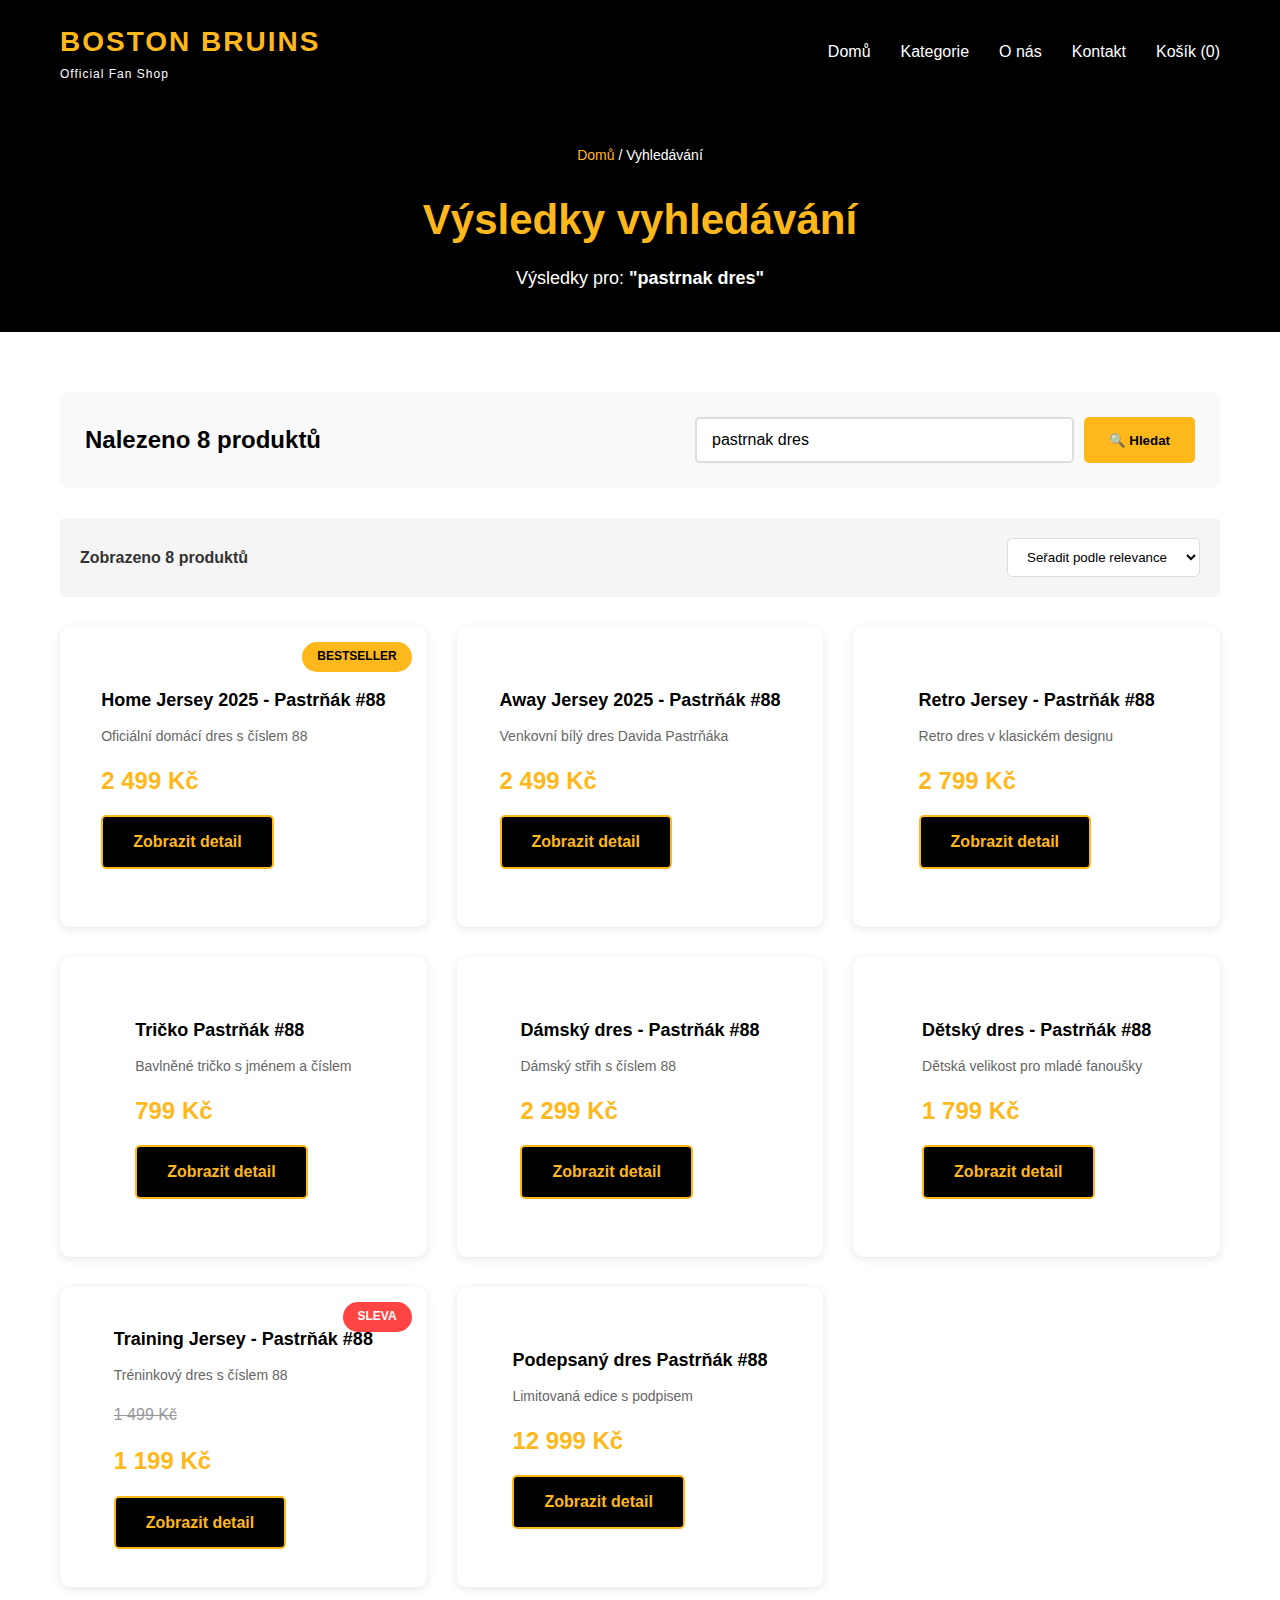
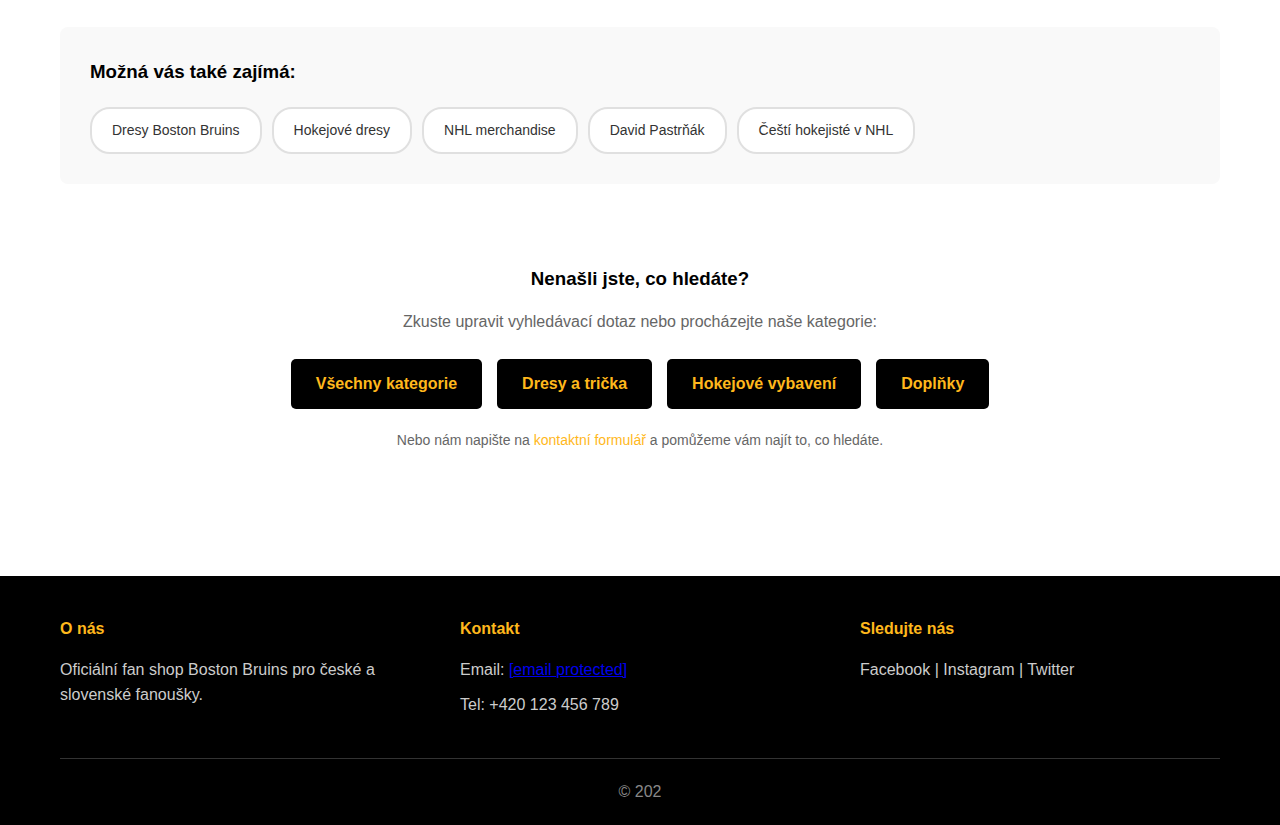
<file: vyhledavani.html>
<!DOCTYPE html>
<html lang="cs">
<head>
    <meta charset="UTF-8">
    <meta name="viewport" content="width=device-width, initial-scale=1.0">
    <title>Výsledky vyhledávání - Boston Bruins Fan Shop</title>
    <link rel="stylesheet" href="styles4.css">
</head>
<body>
    <header>
        <div class="container">
            <div class="logo">
                <h1>BOSTON BRUINS</h1>
                <p>Official Fan Shop</p>
            </div>
            <nav>
                <ul>
                    <li><a href="index.html">Domů</a></li>
                    <li><a href="kategorie.html">Kategorie</a></li>
                    <li><a href="o-nas.html">O nás</a></li>
                    <li><a href="kontakt.html">Kontakt</a></li>
                    <li><a href="kosik-krok1.html">Košík (0)</a></li>
                </ul>
            </nav>
        </div>
    </header>

    <section class="page-header">
        <div class="container">
            <div class="breadcrumb">
                <a href="index.html">Domů</a> / Vyhledávání
            </div>
            <h1>Výsledky vyhledávání</h1>
            <p>Výsledky pro: <strong>"pastrnak dres"</strong></p>
        </div>
    </section>

    <section class="products-listing">
        <div class="container">
            <div class="search-info">
                <div class="search-results-header">
                    <h2>Nalezeno 8 produktů</h2>
                    <div class="search-box-inline">
                        <input type="text" placeholder="Hledat produkty..." value="pastrnak dres">
                        <button class="btn-search">🔍 Hledat</button>
                    </div>
                </div>
            </div>

            <div class="products-header">
                <p class="products-count">Zobrazeno 8 produktů</p>
                <div class="sort-filter">
                    <select>
                        <option>Seřadit podle relevance</option>
                        <option>Cena: od nejnižší</option>
                        <option>Cena: od nejvyšší</option>
                        <option>Nejnovější</option>
                        <option>Nejprodávanější</option>
                    </select>
                </div>
            </div>

            <div class="products-grid-listing">
                <div class="product-card">
                    <div class="product-badge">BESTSELLER</div>
                    <div class="product-image">
                       
                    </div>
                    <div class="product-info">
                        <h3>Home Jersey 2025 - Pastrňák #88</h3>
                        <p class="product-description">Oficiální domácí dres s číslem 88</p>
                        <p class="price">2 499 Kč</p>
                        <a href="detail.html" class="btn-secondary">Zobrazit detail</a>
                    </div>
                </div>

                <div class="product-card">
                    <div class="product-image">
                        
                    </div>
                    <div class="product-info">
                        <h3>Away Jersey 2025 - Pastrňák #88</h3>
                        <p class="product-description">Venkovní bílý dres Davida Pastrňáka</p>
                        <p class="price">2 499 Kč</p>
                        <a href="detail.html" class="btn-secondary">Zobrazit detail</a>
                    </div>
                </div>

                <div class="product-card">
                    <div class="product-image">
                       
                    </div>
                    <div class="product-info">
                        <h3>Retro Jersey - Pastrňák #88</h3>
                        <p class="product-description">Retro dres v klasickém designu</p>
                        <p class="price">2 799 Kč</p>
                        <a href="detail.html" class="btn-secondary">Zobrazit detail</a>
                    </div>
                </div>

                <div class="product-card">
                    <div class="product-image">
                        
                    </div>
                    <div class="product-info">
                        <h3>Tričko Pastrňák #88</h3>
                        <p class="product-description">Bavlněné tričko s jménem a číslem</p>
                        <p class="price">799 Kč</p>
                        <a href="detail.html" class="btn-secondary">Zobrazit detail</a>
                    </div>
                </div>

                <div class="product-card">
                    <div class="product-image">
                      
                    </div>
                    <div class="product-info">
                        <h3>Dámský dres - Pastrňák #88</h3>
                        <p class="product-description">Dámský střih s číslem 88</p>
                        <p class="price">2 299 Kč</p>
                        <a href="detail.html" class="btn-secondary">Zobrazit detail</a>
                    </div>
                </div>

                <div class="product-card">
                    <div class="product-image">
                        
                    </div>
                    <div class="product-info">
                        <h3>Dětský dres - Pastrňák #88</h3>
                        <p class="product-description">Dětská velikost pro mladé fanoušky</p>
                        <p class="price">1 799 Kč</p>
                        <a href="detail.html" class="btn-secondary">Zobrazit detail</a>
                    </div>
                </div>

                <div class="product-card">
                    <div class="product-badge sale">SLEVA</div>
                    <div class="product-image">
                       
                    </div>
                    <div class="product-info">
                        <h3>Training Jersey - Pastrňák #88</h3>
                        <p class="product-description">Tréninkový dres s číslem 88</p>
                        <p class="price-old">1 499 Kč</p>
                        <p class="price">1 199 Kč</p>
                        <a href="detail.html" class="btn-secondary">Zobrazit detail</a>
                    </div>
                </div>

                <div class="product-card">
                    <div class="product-image">
                        
                    </div>
                    <div class="product-info">
                        <h3>Podepsaný dres Pastrňák #88</h3>
                        <p class="product-description">Limitovaná edice s podpisem</p>
                        <p class="price">12 999 Kč</p>
                        <a href="detail.html" class="btn-secondary">Zobrazit detail</a>
                    </div>
                </div>
            </div>

            <div class="search-suggestions">
                <h3>Možná vás také zajímá:</h3>
                <div class="suggestions-tags">
                    <a href="#" class="suggestion-tag">Dresy Boston Bruins</a>
                    <a href="#" class="suggestion-tag">Hokejové dresy</a>
                    <a href="#" class="suggestion-tag">NHL merchandise</a>
                    <a href="#" class="suggestion-tag">David Pastrňák</a>
                    <a href="#" class="suggestion-tag">Čeští hokejisté v NHL</a>
                </div>
            </div>

            <div class="no-results-help">
                <h3>Nenašli jste, co hledáte?</h3>
                <p>Zkuste upravit vyhledávací dotaz nebo procházejte naše kategorie:</p>
                <div class="category-links">
                    <a href="kategorie.html" class="category-link-item">Všechny kategorie</a>
                    <a href="produkty.html" class="category-link-item">Dresy a trička</a>
                    <a href="#" class="category-link-item">Hokejové vybavení</a>
                    <a href="#" class="category-link-item">Doplňky</a>
                </div>
                <p class="help-contact">Nebo nám napište na <a href="kontakt.html">kontaktní formulář</a> a pomůžeme vám najít to, co hledáte.</p>
            </div>
        </div>
    </section>

    <footer>
        <div class="container">
            <div class="footer-content">
                <div class="footer-section">
                    <h4>O nás</h4>
                    <p>Oficiální fan shop Boston Bruins pro české a slovenské fanoušky.</p>
                </div>
                <div class="footer-section">
                    <h4>Kontakt</h4>
                    <p>Email: <a href="/cdn-cgi/l/email-protection" class="__cf_email__" data-cfemail="f69f989099b69484839f9885859e9986d8958c">[email&#160;protected]</a></p>
                    <p>Tel: +420 123 456 789</p>
                </div>
                <div class="footer-section">
                    <h4>Sledujte nás</h4>
                    <p>Facebook | Instagram | Twitter</p>
                </div>
            </div>
            <div class="footer-bottom">
                <p>&copy; 202
</file>
<file: styles4.css>
* {
    margin: 0;
    padding: 0;
    box-sizing: border-box;
}

body {
    font-family: 'Segoe UI', Tahoma, Geneva, Verdana, sans-serif;
    line-height: 1.6;
    color: #333;
    background-color: #f5f5f5;
}

.container {
    max-width: 1200px;
    margin: 0 auto;
    padding: 0 20px;
}


header {
    background-color: #000000;
    color: #FFB81C;
    padding: 20px 0;
    box-shadow: 0 2px 5px rgba(0,0,0,0.1);
}

header .container {
    display: flex;
    justify-content: space-between;
    align-items: center;
}

.logo h1 {
    font-size: 28px;
    font-weight: bold;
    letter-spacing: 2px;
}

.logo p {
    font-size: 12px;
    color: #ffffff;
    letter-spacing: 1px;
}

nav ul {
    list-style: none;
    display: flex;
    gap: 30px;
}

nav a {
    color: #ffffff;
    text-decoration: none;
    font-weight: 500;
    transition: color 0.3s;
}

nav a:hover {
    color: #FFB81C;
}


.hero-banner {
    background: linear-gradient(135deg, #000000 0%, #1a1a1a 100%);
    color: white;
    padding: 80px 0;
    text-align: center;
    position: relative;
    overflow: hidden;
}

.hero-banner::before {
    content: '';
    position: absolute;
    top: 0;
    left: 0;
    right: 0;
    bottom: 0;
    background: url('data:image/svg+xml,<svg xmlns="http://www.w3.org/2000/svg" viewBox="0 0 100 100"><text y="50" font-size="100" opacity="0.05" fill="%23FFB81C">B</text></svg>');
    background-size: 300px;
    opacity: 0.1;
}

.hero-content {
    position: relative;
    z-index: 1;
}

.hero-banner h2 {
    font-size: 48px;
    margin-bottom: 10px;
    color: #FFB81C;
}

.hero-banner h3 {
    font-size: 32px;
    margin-bottom: 20px;
}

.hero-banner p {
    font-size: 18px;
    margin-bottom: 30px;
}

.hero-image {
    height: 200px;
    background-color: rgba(255, 184, 28, 0.1);
    margin: 30px auto 0;
    max-width: 800px;
    border-radius: 10px;
    display: flex;
    align-items: center;
    justify-content: center;
    color: rgba(255, 255, 255, 0.3);
}


.btn-primary {
    display: inline-block;
    background-color: #FFB81C;
    color: #000000;
    padding: 15px 40px;
    text-decoration: none;
    border-radius: 5px;
    font-weight: bold;
    transition: all 0.3s;
    border: none;
    cursor: pointer;
}

.btn-primary:hover {
    background-color: #e6a519;
    transform: translateY(-2px);
    box-shadow: 0 5px 15px rgba(255, 184, 28, 0.3);
}

.btn-secondary {
    display: inline-block;
    background-color: #000000;
    color: #FFB81C;
    padding: 12px 30px;
    text-decoration: none;
    border-radius: 5px;
    font-weight: bold;
    transition: all 0.3s;
    border: 2px solid #FFB81C;
    cursor: pointer;
}

.btn-secondary:hover {
    background-color: #FFB81C;
    color: #000000;
}


.section-title {
    text-align: center;
    font-size: 36px;
    margin-bottom: 40px;
    color: #000000;
}

.featured-products {
    padding: 60px 0;
    background-color: #ffffff;
}

.categories-preview {
    padding: 60px 0;
    background-color: #f5f5f5;
}

.center-btn {
    text-align: center;
    margin-top: 40px;
}


.products-grid {
    display: grid;
    grid-template-columns: repeat(auto-fit, minmax(280px, 1fr));
    gap: 30px;
}

.product-card {
    background-color: white;
    border-radius: 10px;
    overflow: hidden;
    box-shadow: 0 2px 10px rgba(0,0,0,0.1);
    transition: transform 0.3s, box-shadow 0.3s;
}

.product-card:hover {
    transform: translateY(-5px);
    box-shadow: 0 5px 20px rgba(0,0,0,0.15);
}

.product-image {
    height: 300px;
    background-color: #f0f0f0;
    display: flex;
    align-items: center;
    justify-content: center;
    color: #999;
    position: relative;
    overflow: hidden;
}

.product-info {
    padding: 20px;
}

.product-card h3 {
    font-size: 18px;
    margin-bottom: 10px;
    color: #000000;
}

.product-description {
    font-size: 14px;
    color: #666;
    margin-bottom: 15px;
}

.price {
    font-size: 24px;
    color: #FFB81C;
    font-weight: bold;
    margin: 15px 0;
}


.categories-grid {
    display: grid;
    grid-template-columns: repeat(auto-fit, minmax(300px, 1fr));
    gap: 30px;
}

.category-box {
    background-color: white;
    border-radius: 10px;
    overflow: hidden;
    text-decoration: none;
    color: inherit;
    box-shadow: 0 2px 10px rgba(0,0,0,0.1);
    transition: transform 0.3s;
}

.category-box:hover {
    transform: scale(1.05);
}

.category-image {
    height: 200px;
    background-color: #f0f0f0;
    display: flex;
    align-items: center;
    justify-content: center;
    color: #999;
}

.category-image img {
    max-width: 100%;
    height: 100%;
    object-fit: cover;
}

.category-box h3 {
    padding: 20px;
    text-align: center;
    background-color: #000000;
    color: #FFB81C;
}


.page-header {
    background-color: #000000;
    color: white;
    padding: 40px 0;
    text-align: center;
}

.page-header h1 {
    font-size: 42px;
    margin-bottom: 10px;
    color: #FFB81C;
}

.page-header p {
    font-size: 18px;
}


.categories-main {
    padding: 60px 0;
    background-color: #ffffff;
}

.categories-grid-full {
    display: grid;
    grid-template-columns: repeat(auto-fit, minmax(280px, 1fr));
    gap: 30px;
}

.category-tile {
    background-color: white;
    border-radius: 10px;
    overflow: hidden;
    text-decoration: none;
    color: inherit;
    box-shadow: 0 2px 10px rgba(0,0,0,0.1);
    transition: all 0.3s;
    border: 2px solid transparent;
}

.category-tile:hover {
    transform: translateY(-5px);
    box-shadow: 0 5px 20px rgba(0,0,0,0.15);
    border-color: #FFB81C;
}

.category-tile-image {
    height: 200px;
    background-color: #f0f0f0;
    display: flex;
    align-items: center;
    justify-content: center;
    color: #999;
}

.category-tile-image img {
    max-width: 100%;
    height: 100%;
    object-fit: cover;
}

.category-tile-content {
    padding: 20px;
    background-color: #000000;
    color: white;
}

.category-tile-content h3 {
    color: #FFB81C;
    margin-bottom: 10px;
}

.category-tile-content p {
    font-size: 14px;
    color: #cccccc;
}


.products-listing {
    padding: 60px 0;
    background-color: #ffffff;
}

.breadcrumb {
    margin-bottom: 20px;
    font-size: 14px;
}

.breadcrumb a {
    color: #FFB81C;
    text-decoration: none;
}

.breadcrumb a:hover {
    text-decoration: underline;
}

.products-header {
    display: flex;
    justify-content: space-between;
    align-items: center;
    margin-bottom: 30px;
    padding: 20px;
    background-color: #f5f5f5;
    border-radius: 5px;
}

.products-count {
    font-weight: bold;
}

.sort-filter select {
    padding: 10px 15px;
    border: 1px solid #ddd;
    border-radius: 5px;
    background-color: white;
    cursor: pointer;
}

.products-grid-listing {
    display: grid;
    grid-template-columns: repeat(auto-fit, minmax(280px, 1fr));
    gap: 30px;
}


.product-detail {
    padding: 60px 0;
    background-color: #ffffff;
}

.product-detail-container {
    display: grid;
    grid-template-columns: 1fr 1fr;
    gap: 60px;
    margin-top: 30px;
}


.product-gallery {
    position: sticky;
    top: 20px;
}

.main-image {
    margin-bottom: 20px;
}

.main-image-placeholder {
    height: 500px;
 

.main-image-placeholder img {
    max-width: 95%;
    height: auto;
    max-height: 500px;
    object-fit: contain;
    border-radius: 8px;
}   background-color: #f0f0f0;
    border-radius: 10px;
    display: flex;
    align-items: center;
    justify-content: center;
    color: #999;
    border: 2px solid #e0e0e0;
}

.thumbnail-gallery {
    display: grid;
    grid-template-columns: repeat(4, 1fr);
    gap: 15px;
}

.thumbnail {
    height: 100px;
    background-color: #f0f0f0;
    border-radius: 5px;
    cursor: pointer;
    transition: all 0.3s;
    border: 2px solid #e0e0e0;
    display: flex;
    align-items: center;
    justify-content: center;
    color: #999;
}

.thumbnail:hover,
.thumbnail.active {
    border-color: #FFB81C;
}


.product-detail-info h1 {
    font-size: 32px;
    margin-bottom: 15px;
    color: #000000;
}

.product-rating {
    margin-bottom: 20px;
}

.stars {
    color: #FFB81C;
    font-size: 20px;
    margin-right: 10px;
}

.reviews {
    color: #666;
    font-size: 14px;
}

.price-detail {
    font-size: 36px;
    color: #FFB81C;
    font-weight: bold;
    margin: 20px 0;
}

.product-description-detail {
    margin-bottom: 30px;
    line-height: 1.8;
}

.product-description-detail p {
    margin-bottom: 15px;
}


.product-parameters {
    background-color: #f9f9f9;
    padding: 25px;
    border-radius: 10px;
    margin-bottom: 30px;
}

.product-parameters h3 {
    margin-bottom: 20px;
    color: #000000;
}

.parameter-group {
    margin-bottom: 25px;
}

.parameter-group label {
    display: block;
    font-weight: bold;
    margin-bottom: 10px;
}

.size-selector {
    display: flex;
    gap: 10px;
}

.size-option {
    padding: 10px 20px;
    border: 2px solid #ddd;
    background-color: white;
    cursor: pointer;
    border-radius: 5px;
    transition: all 0.3s;
    font-weight: bold;
}

.size-option:hover {
    border-color: #FFB81C;
}

.size-option.active {
    background-color: #FFB81C;
    border-color: #FFB81C;
    color: #000000;
}

.color-selector {
    display: flex;
    gap: 10px;
}

.color-option {
    width: 40px;
    height: 40px;
    border: 2px solid #ddd;
    border-radius: 50%;
    cursor: pointer;
    transition: all 0.3s;
}

.color-option:hover,
.color-option.active {
    border-color: #FFB81C;
    border-width: 3px;
}

.parameter-list {
    margin-top: 20px;
}

.parameter-row {
    display: flex;
    justify-content: space-between;
    padding: 12px 0;
    border-bottom: 1px solid #e0e0e0;
}

.param-label {
    font-weight: bold;
    color: #666;
}

.param-value {
    text-align: right;
    color: #333;
}


.quantity-selector {
    margin-bottom: 25px;
}

.quantity-selector label {
    display: block;
    font-weight: bold;
    margin-bottom: 10px;
}

.quantity-controls {
    display: flex;
    align-items: center;
    gap: 0;
    width: fit-content;
}

.qty-btn {
    width: 40px;
    height: 40px;
    border: 2px solid #ddd;
    background-color: white;
    cursor: pointer;
    font-size: 20px;
    font-weight: bold;
    transition: all 0.3s;
}

.qty-btn:hover {
    background-color: #FFB81C;
    border-color: #FFB81C;
}

.quantity-controls input {
    width: 60px;
    height: 40px;
    text-align: center;
    border: 2px solid #ddd;
    border-left: none;
    border-right: none;
    font-size: 16px;
    font-weight: bold;
}


.product-actions {
    display: flex;
    gap: 15px;
    margin-bottom: 30px;
}

.btn-add-to-cart {
    flex: 1;
    background-color: #FFB81C;
    color: #000000;
    padding: 18px 30px;
    border: none;
    border-radius: 5px;
    font-weight: bold;
    font-size: 18px;
    cursor: pointer;
    transition: all 0.3s;
}

.btn-add-to-cart:hover {
    background-color: #e6a519;
    transform: translateY(-2px);
    box-shadow: 0 5px 15px rgba(255, 184, 28, 0.3);
}

.btn-wishlist {
    padding: 18px 30px;
    background-color: white;
    border: 2px solid #ddd;
    border-radius: 5px;
    cursor: pointer;
    transition: all 0.3s;
    font-size: 16px;
}

.btn-wishlist:hover {
    border-color: #FFB81C;
    color: #FFB81C;
}


.delivery-info {
    background-color: #f9f9f9;
    padding: 25px;
    border-radius: 10px;
}

.info-item {
    display: flex;
    gap: 15px;
    margin-bottom: 20px;
}

.info-item:last-child {
    margin-bottom: 0;
}

.info-item .icon {
    font-size: 24px;
}

.info-item strong {
    display: block;
    margin-bottom: 5px;
}

.info-item p {
    color: #666;
    font-size: 14px;
}


.product-tabs {
    margin-top: 60px;
}

.tabs-header {
    display: flex;
    gap: 0;
    border-bottom: 2px solid #e0e0e0;
}

.tab-btn {
    padding: 15px 30px;
    background-color: transparent;
    border: none;
    cursor: pointer;
    font-size: 16px;
    font-weight: bold;
    color: #666;
    transition: all 0.3s;
    border-bottom: 3px solid transparent;
}

.tab-btn:hover {
    color: #000000;
}

.tab-btn.active {
    color: #000000;
    border-bottom-color: #FFB81C;
}

.tabs-content {
    padding: 30px 0;
}

.tab-panel {
    display: none;
}

.tab-panel.active {
    display: block;
}

.tab-panel h3 {
    margin-bottom: 20px;
    color: #000000;
}

.tab-panel h4 {
    margin: 20px 0 10px;
    color: #000000;
}

.tab-panel ul {
    margin-left: 20px;
    line-height: 2;
}


footer {
    background-color: #000000;
    color: white;
    padding: 40px 0 20px;
}

.footer-content {
    display: grid;
    grid-template-columns: repeat(auto-fit, minmax(250px, 1fr));
    gap: 40px;
    margin-bottom: 30px;
}

.footer-section h4 {
    color: #FFB81C;
    margin-bottom: 15px;
}

.footer-section p {
    margin-bottom: 10px;
    color: #cccccc;
}

.footer-bottom {
    text-align: center;
    padding-top: 20px;
    border-top: 1px solid #333;
    color: #888;
}


.content-page {
    padding: 60px 0;
    background-color: #ffffff;
}

.content-layout {
    display: grid;
    grid-template-columns: 2fr 1fr;
    gap: 40px;
}

.content-main {
    background-color: white;
}

.content-section {
    margin-bottom: 40px;
}

.content-section h2 {
    font-size: 28px;
    margin-bottom: 20px;
    color: #000000;
}

.content-section p {
    margin-bottom: 15px;
    line-height: 1.8;
    color: #333;
}

.section-image {
 

.section-image img {
    max-width: 95%;
    height: auto;
    max-height: 300px;
    object-fit: contain;
    border-radius: 8px;
}   height: 300px;
    background-color: #f0f0f0;
    border-radius: 10px;
    margin-bottom: 25px;
    display: flex;
    align-items: center;
    justify-content: center;
    color: #999;
}

.features-grid {
    display: grid;
    grid-template-columns: repeat(2, 1fr);
    gap: 25px;
    margin-top: 25px;
}

.feature-box {
    background-color: #f9f9f9;
    padding: 25px;
    border-radius: 8px;
    text-align: center;
    transition: all 0.3s;
}

.feature-box:hover {
    background-color: #fff8e6;
    transform: translateY(-5px);
}

.feature-icon {
    font-size: 40px;
    margin-bottom: 15px;
    color: #FFB81C;
}

.feature-box h3 {
    font-size: 18px;
    margin-bottom: 12px;
    color: #000000;
}

.feature-box p {
    font-size: 14px;
    color: #666;
}

.highlight-section {
    background-color: #f9f9f9;
    padding: 30px;
    border-radius: 10px;
    border-left: 4px solid #FFB81C;
}

.values-list {
    list-style: none;
    margin-top: 20px;
}

.values-list li {
    padding: 15px 0;
    border-bottom: 1px solid #e0e0e0;
    line-height: 1.8;
}

.values-list li:last-child {
    border-bottom: none;
}

.cta-buttons {
    display: flex;
    gap: 15px;
    margin-top: 30px;
}


.content-sidebar {
    display: flex;
    flex-direction: column;
    gap: 25px;
}

.sidebar-box {
    background-color: #f9f9f9;
    padding: 25px;
    border-radius: 10px;
}

.sidebar-box.highlight {
    background-color: #000000;
    color: white;
}

.sidebar-box h3 {
    font-size: 18px;
    margin-bottom: 15px;
    color: #000000;
}

.sidebar-box.highlight h3 {
    color: #FFB81C;
}

.sidebar-box p {
    font-size: 14px;
    line-height: 1.6;
    margin-bottom: 10px;
}

.sidebar-link {
    color: #FFB81C;
    text-decoration: none;
    font-size: 14px;
    display: inline-block;
    margin-top: 10px;
}

.sidebar-link:hover {
    text-decoration: underline;
}

.social-links {
    display: flex;
    flex-direction: column;
    gap: 10px;
    margin-top: 15px;
}

.social-btn {
    background-color: #FFB81C;
    color: #000000;
    padding: 10px;
    text-align: center;
    border-radius: 5px;
    text-decoration: none;
    font-weight: bold;
    transition: all 0.3s;
}

.social-btn:hover {
    background-color: #e6a519;
}

.cert-badge {
    background-color: white;
    padding: 15px;
    border-radius: 5px;
    margin-bottom: 10px;
    text-align: center;
}

.cert-badge p {
    margin: 0;
    font-weight: bold;
    color: #000000;
}


.contact-section {
    padding: 60px 0;
    background-color: #f5f5f5;
}

.contact-grid {
    display: grid;
    grid-template-columns: 1fr 1.5fr;
    gap: 40px;
    margin-bottom: 60px;
}

.contact-info-cards {
    display: grid;
    grid-template-columns: repeat(2, 1fr);
    gap: 20px;
}

.contact-card {
    background-color: white;
    padding: 30px;
    border-radius: 10px;
    box-shadow: 0 2px 10px rgba(0,0,0,0.1);
    text-align: center;
    transition: all 0.3s;
}

.contact-card:hover {
    transform: translateY(-5px);
    box-shadow: 0 5px 20px rgba(0,0,0,0.15);
}

.contact-icon {
    font-size: 40px;
    margin-bottom: 15px;
}

.contact-card h3 {
    font-size: 18px;
    margin-bottom: 15px;
    color: #000000;
}

.contact-card p {
    font-size: 14px;
    line-height: 1.8;
    color: #666;
}

.contact-card a {
    color: #FFB81C;
    text-decoration: none;
}

.contact-card a:hover {
    text-decoration: underline;
}

.contact-form-container {
    background-color: white;
    padding: 40px;
    border-radius: 10px;
    box-shadow: 0 2px 10px rgba(0,0,0,0.1);
}

.contact-form-container h2 {
    font-size: 28px;
    margin-bottom: 15px;
    color: #000000;
}

.form-description {
    color: #666;
    margin-bottom: 30px;
}

.contact-form .form-group {
    margin-bottom: 20px;
}

.form-note {
    font-size: 13px;
    color: #666;
    margin-top: 15px;
    text-align: center;
}

.additional-contact-info {
    display: grid;
    grid-template-columns: repeat(3, 1fr);
    gap: 30px;
    margin-bottom: 60px;
}

.info-section {
    background-color: white;
    padding: 30px;
    border-radius: 10px;
    box-shadow: 0 2px 10px rgba(0,0,0,0.1);
}

.info-section h3 {
    font-size: 20px;
    margin-bottom: 15px;
    color: #000000;
}

.info-section p {
    line-height: 1.8;
    margin-bottom: 15px;
    color: #333;
}

.faq-quick-list {
    list-style: none;
    margin-top: 15px;
}

.faq-quick-list li {
    padding: 10px 0;
    border-bottom: 1px solid #e0e0e0;
    font-size: 14px;
}

.faq-quick-list li:last-child {
    border-bottom: none;
}

.map-container {
    background-color: white;
    padding: 40px;
    border-radius: 10px;
    box-shadow: 0 2px 10px rgba(0,0,0,0.1);
    margin-bottom: 60px;
}

.map-container h3 {
    font-size: 24px;
    margin-bottom: 20px;
    color: #000000;
}

.map-placeholder {
    height: 400px;
    background-color: #f0f0f0;
    border-radius: 10px;
    display: flex;
    flex-direction: column;
    align-items: center;
    justify-content: center;
    color: #666;
}

.map-note {
    font-size: 14px;
    color: #999;
    margin-top: 10px;
}

.contact-social {
    background-color: white;
    padding: 40px;
    border-radius: 10px;
    box-shadow: 0 2px 10px rgba(0,0,0,0.1);
    text-align: center;
}

.contact-social h3 {
    font-size: 24px;
    margin-bottom: 15px;
    color: #000000;
}

.contact-social p {
    color: #666;
    margin-bottom: 30px;
}

.social-buttons {
    display: flex;
    justify-content: center;
    gap: 20px;
}

.social-button {
    display: flex;
    align-items: center;
    gap: 10px;
    padding: 15px 30px;
    border-radius: 8px;
    text-decoration: none;
    font-weight: bold;
    transition: all 0.3s;
}

.social-button.facebook {
    background-color: #1877f2;
    color: white;
}

.social-button.instagram {
    background: linear-gradient(45deg, #f09433, #e6683c, #dc2743, #cc2366, #bc1888);
    color: white;
}

.social-button.twitter {
    background-color: #1da1f2;
    color: white;
}

.social-button:hover {
    transform: translateY(-3px);
    box-shadow: 0 5px 15px rgba(0,0,0,0.2);
}

.social-icon {
    font-size: 20px;
}


.search-section {
    padding: 60px 0;
    background-color: #ffffff;
}

.search-header {
    text-align: center;
    margin-bottom: 30px;
}

.search-header h1 {
    font-size: 36px;
    margin-bottom: 15px;
    color: #000000;
}

.search-query-box {
    background-color: #f9f9f9;
    padding: 15px 30px;
    border-radius: 8px;
    display: inline-block;
}

.search-bar-container {
    max-width: 800px;
    margin: 0 auto 40px;
}

.search-form {
    display: flex;
    gap: 10px;
}

.search-input {
    flex: 1;
    padding: 15px 20px;
    border: 2px solid #ddd;
    border-radius: 8px;
    font-size: 16px;
}

.search-input:focus {
    outline: none;
    border-color: #FFB81C;
}

.search-button {
    padding: 15px 40px;
    background-color: #FFB81C;
    color: #000000;
    border: none;
    border-radius: 8px;
    font-weight: bold;
    cursor: pointer;
    transition: all 0.3s;
}

.search-button:hover {
    background-color: #e6a519;
}

.search-results-info {
    display: flex;
    justify-content: space-between;
    align-items: center;
    margin-bottom: 30px;
    padding: 20px;
    background-color: #f9f9f9;
    border-radius: 8px;
}

.results-count strong {
    color: #FFB81C;
}

.search-layout {
    display: grid;
    grid-template-columns: 250px 1fr;
    gap: 40px;
}


.search-filters {
    background-color: #f9f9f9;
    padding: 25px;
    border-radius: 10px;
    height: fit-content;
    position: sticky;
    top: 20px;
}

.search-filters h3 {
    font-size: 20px;
    margin-bottom: 25px;
    color: #000000;
}

.filter-group {
    margin-bottom: 30px;
    padding-bottom: 20px;
    border-bottom: 1px solid #e0e0e0;
}

.filter-group:last-of-type {
    border-bottom: none;
}

.filter-group h4 {
    font-size: 16px;
    margin-bottom: 15px;
    color: #000000;
}

.filter-checkbox {
    display: flex;
    align-items: center;
    gap: 10px;
    margin-bottom: 12px;
    cursor: pointer;
}

.filter-checkbox input[type="checkbox"] {
    width: 18px;
    height: 18px;
    cursor: pointer;
}

.filter-checkbox span {
    font-size: 14px;
    color: #333;
}

.btn-reset-filters {
    width: 100%;
    padding: 12px;
    background-color: #000000;
    color: #FFB81C;
    border: none;
    border-radius: 5px;
    font-weight: bold;
    cursor: pointer;
    transition: all 0.3s;
}

.btn-reset-filters:hover {
    background-color: #FFB81C;
    color: #000000;
}


.search-results {
    min-height: 500px;
}

.product-badge {
    position: absolute;
    top: 10px;
    right: 10px;
    background-color: #FFB81C;
    color: #000000;
    padding: 5px 15px;
    border-radius: 20px;
    font-size: 12px;
    font-weight: bold;
}

.product-badge.sale {
    background-color: #e74c3c;
    color: white;
}

.product-badge.new {
    background-color: #27ae60;
    color: white;
}

.product-rating-small {
    display: flex;
    align-items: center;
    gap: 5px;
    margin: 10px 0;
}

.stars-small {
    color: #FFB81C;
    font-size: 14px;
}

.rating-count {
    font-size: 12px;
    color: #666;
}

.price-old {
    font-size: 16px;
    color: #999;
    text-decoration: line-through;
    margin: 10px 0 5px;
}


.no-results {
    text-align: center;
    padding: 80px 40px;
    background-color: #f9f9f9;
    border-radius: 10px;
}

.no-results-icon {
    font-size: 80px;
    margin-bottom: 20px;
}

.no-results h2 {
    font-size: 28px;
    margin-bottom: 15px;
    color: #000000;
}

.no-results p {
    font-size: 16px;
    color: #666;
    margin-bottom: 30px;
}

.no-results-suggestions {
    background-color: white;
    padding: 30px;
    border-radius: 10px;
    margin-top: 30px;
    text-align: left;
    max-width: 500px;
    margin-left: auto;
    margin-right: auto;
}

.no-results-suggestions h3 {
    margin-bottom: 15px;
    color: #000000;
}

.no-results-suggestions ul {
    margin-bottom: 25px;
}

.no-results-suggestions li {
    padding: 8px 0;
    color: #666;
}


.popular-searches {
    margin-top: 60px;
    padding: 30px;
    background-color: #f9f9f9;
    border-radius: 10px;
}

.popular-searches h3 {
    font-size: 18px;
    margin-bottom: 20px;
    color: #000000;
}

.search-tags {
    display: flex;
    flex-wrap: wrap;
    gap: 10px;
}

.search-tag {
    display: inline-block;
    padding: 8px 20px;
    background-color: white;
    color: #000000;
    text-decoration: none;
    border-radius: 20px;
    border: 2px solid #e0e0e0;
    transition: all 0.3s;
}

.search-tag:hover {
    background-color: #FFB81C;
    border-color: #FFB81C;
    color: #000000;
}


.content-page {
    padding: 60px 0;
    background-color: #ffffff;
}

.content-layout {
    display: grid;
    grid-template-columns: 2fr 1fr;
    gap: 40px;
}

.content-main {
    background-color: white;
}

.content-section {
    line-height: 1.8;
}

.content-section h2 {
    color: #000000;
    margin: 40px 0 20px 0;
    font-size: 28px;
}

.content-section h2:first-of-type {
    margin-top: 20px;
}

.content-section p {
    margin-bottom: 15px;
    color: #333;
}

.about-hero-image {
    height: 400px;
    background-color: #f0f0f0;
    border-radius: 10px;
    margin-bottom: 30px;
    display: flex;
    align-items: center;
    justify-content: center;
    color: #999;
}


.feature-grid {
    display: grid;
    grid-template-columns: repeat(2, 1fr);
    gap: 25px;
    margin: 30px 0;
}

.feature-box {
    background-color: #f9f9f9;
    padding: 25px;
    border-radius: 8px;
    text-align: center;
    transition: all 0.3s;
}

.feature-box:hover {
    transform: translateY(-5px);
    box-shadow: 0 5px 15px rgba(0,0,0,0.1);
}

.feature-icon {
    font-size: 40px;
    margin-bottom: 15px;
    color: #FFB81C;
}

.feature-box h3 {
    color: #000000;
    margin-bottom: 10px;
    font-size: 18px;
}

.feature-box p {
    font-size: 14px;
    color: #666;
    margin: 0;
}


.stats-box {
    background-color: #000000;
    color: white;
    padding: 30px;
    border-radius: 10px;
    margin: 30px 0;
}

.stats-box h3 {
    color: #FFB81C;
    text-align: center;
    margin-bottom: 25px;
}

.stats-grid {
    display: grid;
    grid-template-columns: repeat(4, 1fr);
    gap: 20px;
}

.stat-item {
    text-align: center;
}

.stat-number {
    font-size: 36px;
    font-weight: bold;
    color: #FFB81C;
    margin-bottom: 10px;
}

.stat-label {
    font-size: 14px;
    color: #cccccc;
}


.cta-box {
    background: linear-gradient(135deg, #FFB81C 0%, #e6a519 100%);
    padding: 40px;
    border-radius: 10px;
    text-align: center;
    margin: 40px 0;
}

.cta-box h3 {
    color: #000000;
    margin-bottom: 15px;
    font-size: 24px;
}

.cta-box p {
    color: #000000;
    margin-bottom: 25px;
}

.social-links {
    display: flex;
    gap: 15px;
    justify-content: center;
}

.social-btn {
    background-color: #000000;
    color: #FFB81C;
    padding: 12px 25px;
    border-radius: 5px;
    text-decoration: none;
    font-weight: bold;
    transition: all 0.3s;
}

.social-btn:hover {
    background-color: #1a1a1a;
    transform: translateY(-2px);
}


.content-sidebar {
    display: flex;
    flex-direction: column;
    gap: 25px;
}

.sidebar-box {
    background-color: #f9f9f9;
    padding: 25px;
    border-radius: 8px;
}

.sidebar-box.highlight {
    background-color: #FFB81C;
    color: #000000;
}

.sidebar-box h3 {
    margin-bottom: 20px;
    color: #000000;
    font-size: 18px;
}

.sidebar-box.highlight h3 {
    color: #000000;
}

.sidebar-box p {
    margin-bottom: 15px;
    font-size: 14px;
}

.sidebar-box.highlight p {
    color: #000000;
}

.sidebar-menu {
    list-style: none;
}

.sidebar-menu li {
    margin-bottom: 12px;
}

.sidebar-menu a {
    color: #333;
    text-decoration: none;
    transition: color 0.3s;
}

.sidebar-menu a:hover {
    color: #FFB81C;
}


.contact-page {
    padding: 60px 0;
    background-color: #ffffff;
}

.contact-layout {
    display: grid;
    grid-template-columns: 1fr 1.5fr;
    gap: 40px;
}

.contact-card {
    background-color: #f9f9f9;
    padding: 25px;
    border-radius: 8px;
    margin-bottom: 20px;
}

.contact-icon {
    font-size: 36px;
    margin-bottom: 15px;
}

.contact-card h3 {
    color: #000000;
    margin-bottom: 15px;
    font-size: 18px;
}

.contact-card p {
    margin-bottom: 8px;
    color: #333;
    font-size: 14px;
}

.contact-link {
    color: #FFB81C;
    text-decoration: none;
    font-weight: bold;
}

.contact-link:hover {
    text-decoration: underline;
}

.small-text {
    font-size: 13px;
    color: #666;
}

.note {
    font-size: 12px;
    color: #999;
    font-style: italic;
    margin-top: 10px;
}


.opening-hours {
    margin: 15px 0;
}

.hours-row {
    display: flex;
    justify-content: space-between;
    padding: 8px 0;
    border-bottom: 1px solid #e0e0e0;
}

.hours-row:last-child {
    border-bottom: none;
}

.day {
    font-weight: 600;
    color: #333;
}

.time {
    color: #FFB81C;
    font-weight: bold;
}

.time.closed {
    color: #999;
}


.social-links-contact {
    display: flex;
    flex-direction: column;
    gap: 10px;
}

.social-link-item {
    display: flex;
    align-items: center;
    gap: 10px;
    color: #333;
    text-decoration: none;
    padding: 10px;
    background-color: white;
    border-radius: 5px;
    transition: all 0.3s;
}

.social-link-item:hover {
    background-color: #FFB81C;
    color: #000000;
}

.social-icon {
    font-size: 20px;
}


.map-placeholder {
    height: 300px;
    background-color: #f0f0f0;
    border-radius: 8px;
    overflow: hidden;
    margin-top: 20px;
}

.map-content {
    width: 100%;
    height: 100%;
    display: flex;
    align-items: center;
    justify-content: center;
    color: #999;
}


.form-container {
    background-color: white;
    padding: 40px;
    border-radius: 10px;
    box-shadow: 0 2px 10px rgba(0,0,0,0.1);
}

.form-container h2 {
    color: #000000;
    margin-bottom: 15px;
    font-size: 28px;
}

.form-description {
    color: #666;
    margin-bottom: 30px;
}

.contact-form .form-group {
    margin-bottom: 20px;
}

.form-note {
    text-align: center;
    font-size: 13px;
    color: #666;
    margin-top: 15px;
}


.faq-quick {
    background-color: #f9f9f9;
    padding: 30px;
    border-radius: 10px;
    margin-top: 30px;
}

.faq-quick h3 {
    color: #000000;
    margin-bottom: 20px;
}

.faq-item {
    margin-bottom: 20px;
    padding-bottom: 20px;
    border-bottom: 1px solid #e0e0e0;
}

.faq-item:last-child {
    border-bottom: none;
    margin-bottom: 0;
    padding-bottom: 0;
}

.faq-item h4 {
    color: #000000;
    margin-bottom: 10px;
    font-size: 16px;
}

.faq-item p {
    color: #666;
    font-size: 14px;
    margin: 0;
}


.search-info {
    margin-bottom: 30px;
}

.search-results-header {
    background-color: #f9f9f9;
    padding: 25px;
    border-radius: 8px;
    display: flex;
    justify-content: space-between;
    align-items: center;
    flex-wrap: wrap;
    gap: 20px;
}

.search-results-header h2 {
    color: #000000;
    margin: 0;
    font-size: 24px;
}

.search-box-inline {
    display: flex;
    gap: 10px;
    flex: 1;
    max-width: 500px;
}

.search-box-inline input {
    flex: 1;
    padding: 12px 15px;
    border: 2px solid #ddd;
    border-radius: 5px;
    font-size: 16px;
}

.btn-search {
    padding: 12px 25px;
    background-color: #FFB81C;
    color: #000000;
    border: none;
    border-radius: 5px;
    font-weight: bold;
    cursor: pointer;
    transition: all 0.3s;
}

.btn-search:hover {
    background-color: #e6a519;
}


.product-card {
    position: relative;
}

.product-badge {
    position: absolute;
    top: 15px;
    right: 15px;
    background-color: #FFB81C;
    color: #000000;
    padding: 5px 15px;
    border-radius: 20px;
    font-size: 12px;
    font-weight: bold;
    z-index: 1;
}

.product-badge.sale {
    background-color: #ff4444;
    color: white;
}

.price-old {
    text-decoration: line-through;
    color: #999;
    font-size: 16px;
    margin-bottom: 5px;
}


.search-suggestions {
    background-color: #f9f9f9;
    padding: 30px;
    border-radius: 8px;
    margin-top: 40px;
}

.search-suggestions h3 {
    color: #000000;
    margin-bottom: 20px;
}

.suggestions-tags {
    display: flex;
    flex-wrap: wrap;
    gap: 10px;
}

.suggestion-tag {
    background-color: white;
    color: #333;
    padding: 10px 20px;
    border-radius: 20px;
    text-decoration: none;
    font-size: 14px;
    border: 2px solid #e0e0e0;
    transition: all 0.3s;
}

.suggestion-tag:hover {
    border-color: #FFB81C;
    background-color: #FFB81C;
    color: #000000;
}


.no-results-help {
    text-align: center;
    padding: 40px;
    margin-top: 40px;
}

.no-results-help h3 {
    color: #000000;
    margin-bottom: 15px;
}

.no-results-help p {
    color: #666;
    margin-bottom: 25px;
}

.category-links {
    display: flex;
    justify-content: center;
    gap: 15px;
    flex-wrap: wrap;
    margin-bottom: 20px;
}

.category-link-item {
    background-color: #000000;
    color: #FFB81C;
    padding: 12px 25px;
    border-radius: 5px;
    text-decoration: none;
    font-weight: bold;
    transition: all 0.3s;
}

.category-link-item:hover {
    background-color: #FFB81C;
    color: #000000;
}

.help-contact {
    font-size: 14px;
}

.help-contact a {
    color: #FFB81C;
    text-decoration: none;
}

.help-contact a:hover {
    text-decoration: underline;
}


.checkout-section {
    padding: 60px 0;
    background-color: #f5f5f5;
}

.checkout-title {
    text-align: center;
    font-size: 36px;
    margin-bottom: 40px;
    color: #000000;
}


.checkout-steps {
    display: flex;
    justify-content: center;
    align-items: center;
    margin-bottom: 50px;
    max-width: 800px;
    margin-left: auto;
    margin-right: auto;
}

.step {
    display: flex;
    flex-direction: column;
    align-items: center;
    gap: 10px;
}

.step-number {
    width: 50px;
    height: 50px;
    border-radius: 50%;
    background-color: #e0e0e0;
    color: #666;
    display: flex;
    align-items: center;
    justify-content: center;
    font-weight: bold;
    font-size: 20px;
    transition: all 0.3s;
}

.step.active .step-number {
    background-color: #FFB81C;
    color: #000000;
}

.step.completed .step-number {
    background-color: #000000;
    color: #FFB81C;
}

.step-label {
    font-size: 14px;
    color: #666;
    font-weight: 500;
    text-align: center;
}

.step.active .step-label {
    color: #000000;
    font-weight: bold;
}

.step-line {
    width: 100px;
    height: 2px;
    background-color: #e0e0e0;
    margin: 0 10px;
}

.step-line.completed {
    background-color: #000000;
}


.checkout-container {
    display: grid;
    grid-template-columns: 2fr 1fr;
    gap: 40px;
    max-width: 1200px;
    margin: 0 auto;
}

.checkout-form {
    background-color: white;
    padding: 40px;
    border-radius: 10px;
    box-shadow: 0 2px 10px rgba(0,0,0,0.1);
}

.checkout-form h2 {
    margin-bottom: 25px;
    color: #000000;
    font-size: 24px;
}


.form-row {
    display: grid;
    grid-template-columns: 1fr 1fr;
    gap: 20px;
    margin-bottom: 20px;
}

.form-row:has(> .form-group:only-child) {
    grid-template-columns: 1fr;
}

.form-group {
    display: flex;
    flex-direction: column;
}

.form-group label {
    margin-bottom: 8px;
    font-weight: 600;
    color: #333;
}

.form-group input,
.form-group select,
.form-group textarea {
    padding: 12px 15px;
    border: 2px solid #ddd;
    border-radius: 5px;
    font-size: 16px;
    transition: border-color 0.3s;
}

.form-group input:focus,
.form-group select:focus,
.form-group textarea:focus {
    outline: none;
    border-color: #FFB81C;
}

.form-checkbox {
    margin: 20px 0;
    display: flex;
    align-items: flex-start;
    gap: 10px;
}

.form-checkbox input[type="checkbox"] {
    width: 20px;
    height: 20px;
    margin-top: 2px;
    cursor: pointer;
}

.form-checkbox label {
    cursor: pointer;
    line-height: 1.5;
}

.form-actions {
    display: flex;
    justify-content: space-between;
    align-items: center;
    margin-top: 30px;
    gap: 15px;
}

.btn-back {
    color: #666;
    text-decoration: none;
    padding: 15px 30px;
    transition: color 0.3s;
}

.btn-back:hover {
    color: #000000;
}


.order-summary {
    background-color: white;
    padding: 30px;
    border-radius: 10px;
    box-shadow: 0 2px 10px rgba(0,0,0,0.1);
    height: fit-content;
    position: sticky;
    top: 20px;
}

.order-summary h2 {
    margin-bottom: 25px;
    color: #000000;
    font-size: 22px;
}


.cart-items {
    margin-bottom: 25px;
}

.cart-item {
    display: flex;
    gap: 15px;
    padding: 15px 0;
    border-bottom: 1px solid #e0e0e0;
}

.cart-item:last-child {
    border-bottom: none;
}

.cart-item-image {
    width: 80px;
    height: 80px;
    background-color: #f0f0f0;
    border-radius: 5px;
    flex-shrink: 0;
    display: flex;
    align-items: center;
    justify-content: center;
    color: #999;
}

.cart-item-details {
    flex: 1;
}

.cart-item-details h4 {
    font-size: 14px;
    margin-bottom: 5px;
    color: #000000;
}

.cart-item-specs {
    font-size: 12px;
    color: #666;
    margin-bottom: 8px;
}

.cart-item-price-row {
    display: flex;
    justify-content: space-between;
    align-items: center;
}

.cart-item-quantity {
    font-size: 13px;
    color: #666;
}

.cart-item-price {
    font-weight: bold;
    color: #FFB81C;
}


.cart-summary {
    border-top: 2px solid #e0e0e0;
    padding-top: 20px;
}

.summary-row {
    display: flex;
    justify-content: space-between;
    margin-bottom: 12px;
    font-size: 15px;
}

.text-muted {
    color: #999;
    font-size: 13px;
}

.summary-total {
    display: flex;
    justify-content: space-between;
    margin-top: 20px;
    padding-top: 20px;
    border-top: 2px solid #e0e0e0;
    font-size: 20px;
    font-weight: bold;
}

.summary-total span:last-child {
    color: #FFB81C;
}


.cart-benefits {
    margin-top: 25px;
    padding-top: 20px;
    border-top: 1px solid #e0e0e0;
}

.benefit-item {
    display: flex;
    align-items: center;
    gap: 10px;
    margin-bottom: 10px;
    font-size: 14px;
}

.benefit-icon {
    color: #FFB81C;
    font-weight: bold;
}


.shipping-options,
.payment-options {
    display: flex;
    flex-direction: column;
    gap: 15px;
}

.shipping-option,
.payment-option {
    border: 2px solid #e0e0e0;
    border-radius: 8px;
    padding: 0;
    cursor: pointer;
    transition: all 0.3s;
    display: block;
}

.shipping-option:hover,
.payment-option:hover {
    border-color: #FFB81C;
}

.shipping-option input[type="radio"],
.payment-option input[type="radio"] {
    display: none;
}

.shipping-option input[type="radio"]:checked ~ .option-content,
.payment-option input[type="radio"]:checked ~ .option-content {
    background-color: #fff8e6;
}

.shipping-option input[type="radio"]:checked ~ .option-content {
    border-left: 4px solid #FFB81C;
}

.payment-option input[type="radio"]:checked ~ .option-content {
    border-left: 4px solid #FFB81C;
}

.option-content {
    padding: 20px;
    display: flex;
    justify-content: space-between;
    align-items: center;
    border-radius: 6px;
}

.option-header {
    display: flex;
    align-items: center;
    gap: 15px;
    flex: 1;
}

.option-icon {
    font-size: 28px;
}

.option-info strong {
    display: block;
    margin-bottom: 5px;
    color: #000000;
}

.option-info p {
    font-size: 13px;
    color: #666;
}

.option-price {
    font-weight: bold;
    font-size: 18px;
    color: #FFB81C;
}

.free-badge {
    background-color: #FFB81C;
    color: #000000;
    padding: 5px 15px;
    border-radius: 20px;
    font-size: 14px;
    font-weight: bold;
}


.delivery-address-box {
    background-color: #f9f9f9;
    padding: 20px;
    border-radius: 8px;
    margin-top: 20px;
}

.delivery-address-box h4 {
    margin-bottom: 15px;
    color: #000000;
}

.delivery-address-box p {
    margin-bottom: 5px;
    font-size: 14px;
}

.edit-link {
    color: #FFB81C;
    text-decoration: none;
    font-size: 14px;
    margin-top: 10px;
    display: inline-block;
}

.edit-link:hover {
    text-decoration: underline;
}


.review-section {
    background-color: #f9f9f9;
    padding: 25px;
    border-radius: 8px;
    margin-bottom: 25px;
}

.review-header {
    display: flex;
    justify-content: space-between;
    align-items: center;
    margin-bottom: 20px;
}

.review-header h3 {
    color: #000000;
    font-size: 18px;
}

.edit-link-small {
    color: #FFB81C;
    text-decoration: none;
    font-size: 14px;
}

.edit-link-small:hover {
    text-decoration: underline;
}

.review-items {
    display: flex;
    flex-direction: column;
    gap: 20px;
}

.review-item {
    display: flex;
    gap: 15px;
    background-color: white;
    padding: 15px;
    border-radius: 8px;
}

.review-item-image {
    width: 100px;
    height: 100px;
    background-color: #f0f0f0;
    border-radius: 5px;
    flex-shrink: 0;
    display: flex;
    align-items: center;
    justify-content: center;
    color: #999;
}

.review-item-info {
    flex: 1;
}

.review-item-info h4 {
    font-size: 16px;
    margin-bottom: 8px;
    color: #000000;
}

.item-specs,
.item-quantity {
    font-size: 13px;
    color: #666;
    margin-bottom: 5px;
}

.review-item-price {
    font-size: 18px;
    font-weight: bold;
    color: #FFB81C;
}

.review-content {
    line-height: 1.8;
}

.review-content p {
    margin-bottom: 5px;
}

.review-method {
    display: flex;
    align-items: center;
    gap: 15px;
    padding: 15px;
    background-color: white;
    border-radius: 8px;
    margin-bottom: 15px;
}

.review-method:last-child {
    margin-bottom: 0;
}

.method-icon {
    font-size: 24px;
}

.method-price {
    margin-left: auto;
    font-weight: bold;
    color: #FFB81C;
}

.spacing-top {
    margin-top: 15px;
}


.terms-section {
    background-color: #f9f9f9;
    padding: 25px;
    border-radius: 8px;
    margin-bottom: 25px;
}

.terms-section h3 {
    margin-bottom: 20px;
    color: #000000;
}

.link-highlight {
    color: #FFB81C;
    text-decoration: none;
}

.link-highlight:hover {
    text-decoration: underline;
}


.order-note {
    background-color: #f9f9f9;
    padding: 20px;
    border-radius: 8px;
    margin-bottom: 25px;
}

.note-text {
    color: #666;
    font-style: italic;
    margin-top: 10px;
}

.btn-complete {
    font-size: 18px;
    padding: 18px 40px;
}

.security-info {
    text-align: center;
    margin-top: 20px;
    color: #666;
    font-size: 14px;
}


.price-breakdown {
    margin-bottom: 20px;
}

.price-row {
    display: flex;
    justify-content: space-between;
    margin-bottom: 12px;
    font-size: 15px;
}

.price-row.discount {
    color: #999;
}

.price-total {
    border-top: 2px solid #e0e0e0;
    padding-top: 20px;
}

.total-row {
    display: flex;
    justify-content: space-between;
    align-items: center;
    margin-bottom: 10px;
}

.total-row span:first-child {
    font-size: 18px;
    font-weight: bold;
}

.total-amount {
    font-size: 28px;
    font-weight: bold;
    color: #FFB81C;
}

.vat-info {
    font-size: 13px;
    color: #666;
}


.promo-code {
    margin-top: 25px;
    padding-top: 20px;
    border-top: 1px solid #e0e0e0;
}

.promo-code h4 {
    margin-bottom: 15px;
    color: #000000;
    font-size: 16px;
}

.promo-input-group {
    display: flex;
    gap: 10px;
}

.promo-input-group input {
    flex: 1;
    padding: 10px 15px;
    border: 2px solid #ddd;
    border-radius: 5px;
}

.btn-promo {
    padding: 10px 20px;
    background-color: #000000;
    color: #FFB81C;
    border: none;
    border-radius: 5px;
    font-weight: bold;
    cursor: pointer;
    transition: all 0.3s;
}

.btn-promo:hover {
    background-color: #FFB81C;
    color: #000000;
}


.payment-methods-icons {
    margin-top: 25px;
    padding-top: 20px;
    border-top: 1px solid #e0e0e0;
}

.payment-methods-icons h4 {
    margin-bottom: 15px;
    color: #000000;
    font-size: 16px;
}

.payment-icons {
    display: flex;
    gap: 10px;
    flex-wrap: wrap;
}

.payment-badge {
    background-color: #f0f0f0;
    padding: 8px 12px;
    border-radius: 5px;
    font-size: 12px;
    font-weight: bold;
    color: #333;
}


.trust-badges {
    margin-top: 25px;
    padding-top: 20px;
    border-top: 1px solid #e0e0e0;
}

.trust-item {
    display: flex;
    align-items: center;
    gap: 10px;
    margin-bottom: 10px;
    font-size: 14px;
}

.trust-icon {
    color: #FFB81C;
    font-weight: bold;
}


.confirmation-section {
    padding: 60px 0;
    background-color: #f5f5f5;
    min-height: 80vh;
}

.confirmation-container {
    max-width: 900px;
    margin: 0 auto;
    background-color: white;
    padding: 60px;
    border-radius: 10px;
    box-shadow: 0 2px 20px rgba(0,0,0,0.1);
    text-align: center;
}

.success-icon {
    margin-bottom: 30px;
}

.checkmark-circle {
    width: 100px;
    height: 100px;
    background-color: #FFB81C;
    border-radius: 50%;
    display: flex;
    align-items: center;
    justify-content: center;
    margin: 0 auto;
    animation: scaleIn 0.5s ease-out;
}

@keyframes scaleIn {
    0% {
        transform: scale(0);
    }
    100% {
        transform: scale(1);
    }
}

.checkmark {
    font-size: 50px;
    color: #000000;
    font-weight: bold;
}

.confirmation-title {
    font-size: 36px;
    color: #000000;
    margin-bottom: 15px;
}

.confirmation-subtitle {
    font-size: 18px;
    color: #666;
    margin-bottom: 40px;
}

.order-number-box {
    background-color: #f9f9f9;
    padding: 25px;
    border-radius: 8px;
    margin-bottom: 30px;
}

.order-number-label {
    font-size: 14px;
    color: #666;
    margin-bottom: 10px;
}

.order-number {
    font-size: 28px;
    font-weight: bold;
    color: #FFB81C;
}

.confirmation-message {
    margin-bottom: 40px;
    line-height: 1.8;
}

.confirmation-message p {
    margin-bottom: 10px;
}


.order-summary-confirmation {
    text-align: left;
    margin: 40px 0;
}

.order-summary-confirmation h2 {
    font-size: 24px;
    margin-bottom: 30px;
    color: #000000;
    text-align: center;
}

.summary-section {
    background-color: #f9f9f9;
    padding: 25px;
    border-radius: 8px;
    margin-bottom: 20px;
}

.summary-section h3 {
    font-size: 18px;
    margin-bottom: 20px;
    color: #000000;
}

.confirmation-items {
    display: flex;
    flex-direction: column;
    gap: 15px;
}

.confirmation-item {
    display: flex;
    gap: 15px;
    background-color: white;
    padding: 15px;
    border-radius: 8px;
}

.conf-item-image {
    width: 80px;
    height: 80px;
    background-color: #f0f0f0;
    border-radius: 5px;
    flex-shrink: 0;
    display: flex;
    align-items: center;
    justify-content: center;
    color: #999;
}

.conf-item-details {
    flex: 1;
}

.conf-item-details h4 {
    font-size: 16px;
    margin-bottom: 8px;
    color: #000000;
}

.conf-item-details p {
    font-size: 13px;
    color: #666;
    margin-bottom: 5px;
}

.conf-quantity {
    font-weight: 600;
}

.conf-item-price {
    font-size: 18px;
    font-weight: bold;
    color: #FFB81C;
    align-self: center;
}

.summary-grid {
    display: grid;
    grid-template-columns: 1fr 1fr;
    gap: 20px;
}

.summary-content {
    background-color: white;
    padding: 20px;
    border-radius: 8px;
}

.summary-content p {
    margin-bottom: 8px;
    font-size: 14px;
}


.price-summary-final {
    background-color: #000000;
    color: white;
    padding: 25px;
    border-radius: 8px;
    margin-top: 20px;
}

.final-price-row {
    display: flex;
    justify-content: space-between;
    margin-bottom: 12px;
    font-size: 15px;
}

.final-price-total {
    display: flex;
    justify-content: space-between;
    padding-top: 15px;
    margin-top: 15px;
    border-top: 2px solid #333;
    font-size: 20px;
    font-weight: bold;
}

.final-price-total span:last-child {
    color: #FFB81C;
}

.vat-note {
    text-align: right;
    font-size: 12px;
    color: #999;
    margin-top: 10px;
}


.next-steps {
    margin: 40px 0;
    text-align: left;
}

.next-steps h3 {
    font-size: 22px;
    margin-bottom: 25px;
    color: #000000;
    text-align: center;
}

.steps-timeline {
    display: flex;
    flex-direction: column;
    gap: 25px;
}

.timeline-step {
    display: flex;
    gap: 20px;
    align-items: flex-start;
}

.timeline-icon {
    width: 40px;
    height: 40px;
    background-color: #FFB81C;
    color: #000000;
    border-radius: 50%;
    display: flex;
    align-items: center;
    justify-content: center;
    font-weight: bold;
    flex-shrink: 0;
}

.timeline-content h4 {
    font-size: 16px;
    margin-bottom: 8px;
    color: #000000;
}

.timeline-content p {
    font-size: 14px;
    color: #666;
}


.confirmation-actions {
    display: flex;
    justify-content: center;
    gap: 15px;
    margin: 40px 0;
}


.help-section {
    background-color: #f9f9f9;
    padding: 20px;
    border-radius: 8px;
    margin-top: 40px;
}

.help-section h4 {
    margin-bottom: 10px;
    color: #000000;
}

.help-section a {
    color: #FFB81C;
    text-decoration: none;
}

.help-section a:hover {
    text-decoration: underline;
}


.specifications-table {
    width: 100%;
    border-collapse: collapse;
    margin: 20px 0;
}

.specifications-table tr {
    border-bottom: 1px solid #e0e0e0;
}

.specifications-table tr:last-child {
    border-bottom: none;
}

.specifications-table td {
    padding: 15px 10px;
}

.specifications-table td:first-child {
    width: 200px;
    color: #666;
}


.reviews-summary {
    text-align: center;
    padding: 30px;
    background-color: #f9f9f9;
    border-radius: 8px;
    margin-bottom: 30px;
}

.review-stars-big {
    font-size: 48px;
    color: #FFB81C;
    margin-bottom: 10px;
}

.review-average {
    font-size: 24px;
    font-weight: bold;
    color: #000000;
}

.review-item-box {
    background-color: #f9f9f9;
    padding: 20px;
    border-radius: 8px;
    margin-bottom: 20px;
}

.review-header-box {
    display: flex;
    justify-content: space-between;
    align-items: center;
    margin-bottom: 10px;
}

.review-header-box strong {
    color: #000000;
    font-size: 16px;
}

.review-date {
    color: #999;
    font-size: 14px;
}

.review-stars-small {
    color: #FFB81C;
    font-size: 18px;
    margin-bottom: 10px;
}

.review-text {
    color: #333;
    line-height: 1.6;
    margin: 0;
}


.notification {
    position: fixed;
    top: 20px;
    right: 20px;
    background-color: #FFB81C;
    color: #000000;
    padding: 20px 30px;
    border-radius: 8px;
    box-shadow: 0 5px 20px rgba(0,0,0,0.3);
    z-index: 10000;
    transform: translateX(400px);
    transition: transform 0.3s ease;
}

.notification.show {
    transform: translateX(0);
}

.notification-content {
    display: flex;
    align-items: center;
    gap: 15px;
}

.notification-icon {
    width: 30px;
    height: 30px;
    background-color: #000000;
    color: #FFB81C;
    border-radius: 50%;
    display: flex;
    align-items: center;
    justify-content: center;
    font-weight: bold;
    font-size: 18px;
}

.notification-text {
    font-weight: bold;
    font-size: 16px;
}


.btn-remove-item {
    background-color: #ff4444;
    color: white;
    border: none;
    padding: 8px 15px;
    border-radius: 5px;
    cursor: pointer;
    font-size: 13px;
    font-weight: bold;
    margin-top: 10px;
    transition: all 0.3s;
}

.btn-remove-item:hover {
    background-color: #cc0000;
    transform: scale(1.05);
}


.product-image,
.category-image,
.category-tile-image,
.main-image-placeholder,
.section-image,
.about-hero-image,
.thumbnail,
.cart-item-image,
.conf-item-image,
.review-item-image,
.product-card,
.category-box,
.category-tile {
    display: flex;
    align-items: center;
    justify-content: center;
}


img {
    display: block !important;
    margin-left: auto !important;
    margin-right: auto !important;
    max-width: 100% !important;
    height: auto !important;
    object-fit: contain !important;
}


.product-image img { max-height: 320px; width: auto; object-fit: contain; }
.main-image-placeholder img { max-height: 560px; width: auto; object-fit: contain; }
.category-image img,
.category-tile-image img { max-height: 240px; width: 100%; object-fit: cover; }
.about-hero-image img { max-height: 420px; width: 100%; object-fit: cover; }
.thumbnail img { max-height: 110px; width: auto; object-fit: cover; }
.cart-item-image img,
.conf-item-image img,
.review-item-image img { max-height: 120px; width: auto; object-fit: cover; }


.category-image,
.category-tile-image,
.product-image,
.main-image-placeholder,
.about-hero-image,
.review-item-image,
.cart-item-image,
.thumbnail {
    overflow: hidden;
}


@media (max-width: 992px) {
    .product-image img { max-height: 420px; }
    .main-image-placeholder img { max-height: 480px; }
    .category-image img,
    .category-tile-image img { max-height: 200px; }
}

@media (max-width: 576px) {
    .product-image img { max-height: 360px; }
    .main-image-placeholder img { max-height: 380px; }
    .thumbnail img { max-height: 80px; }
}
</file>
